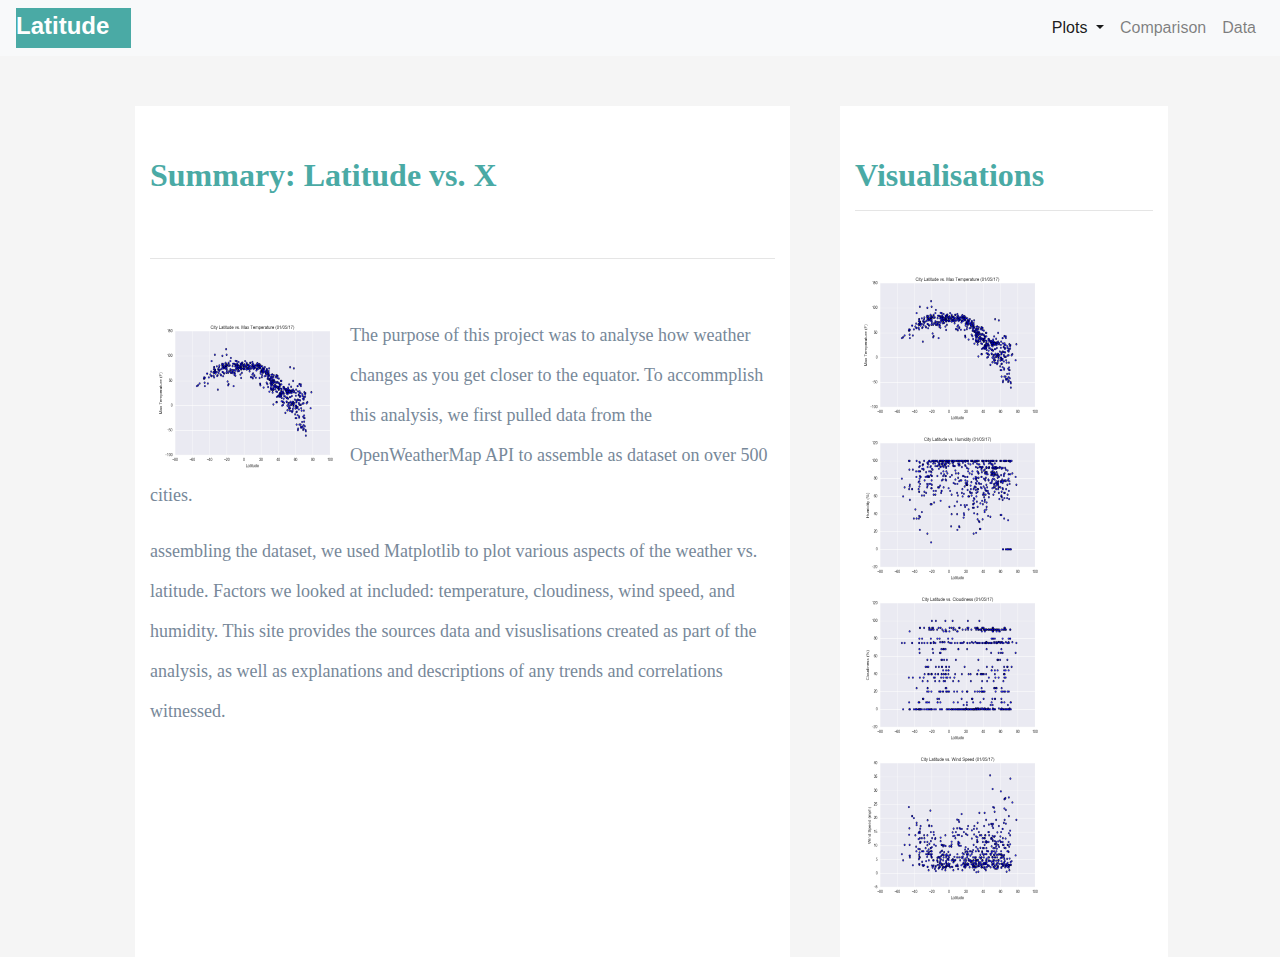
<file: WebVisualizations/index.html>
<!DOCTYPE html>
<html lang="en">
  <head>
      <meta charset="UTF-8">
      <link rel="stylesheet" href="https://stackpath.bootstrapcdn.com/bootstrap/4.3.1/css/bootstrap.min.css" integrity="sha384-ggOyR0iXCbMQv3Xipma34MD+dH/1fQ784/j6cY/iJTQUOhcWr7x9JvoRxT2MZw1T" crossorigin="anonymous">
      <link rel="stylesheet" href="style.css">
      <script src="https://code.jquery.com/jquery-3.5.1.slim.min.js" integrity="sha384-DfXdz2htPH0lsSSs5nCTpuj/zy4C+OGpamoFVy38MVBnE+IbbVYUew+OrCXaRkfj" crossorigin="anonymous"></script>
      <script src="https://cdn.jsdelivr.net/npm/popper.js@1.16.1/dist/umd/popper.min.js" integrity="sha384-9/reFTGAW83EW2RDu2S0VKaIzap3H66lZH81PoYlFhbGU+6BZp6G7niu735Sk7lN" crossorigin="anonymous"></script>
      <script src="https://stackpath.bootstrapcdn.com/bootstrap/4.5.2/js/bootstrap.min.js" integrity="sha384-B4gt1jrGC7Jh4AgTPSdUtOBvfO8shuf57BaghqFfPlYxofvL8/KUEfYiJOMMV+rV" crossorigin="anonymous"></script>
    </head>
    
  <nav class="navbar navbar-expand-lg navbar-light bg-light">
      <div class="container-fluid">
        <a class="row logo" href="index.html">Latitude</a>
        <button class="navbar-toggler" type="button" data-toggle="collapse" data-target="#navbarsExample07" aria-controls="navbarsExample07" aria-expanded="false" aria-label="Toggle navigation">
          <span class="navbar-toggler-icon"></span>
        </button>
      </div>
      <div class="collapse navbar-collapse" id="navbarsExample07">
          <ul class="navbar-nav mr-auto">
            <li class="nav-item dropdown show">
              <a class="nav-link dropdown-toggle" id="dropdown07" data-toggle="dropdown" aria-haspopup="true" aria-expanded="false">
                Plots               
                </a>
              <div class="dropdown-menu"  aria-labelledby="dropdown07">
                <a class="dropdown-item" href="Max Temperature.html">Max Temperature</a>
                <a class="dropdown-item" href="Humidity.html">Humidity</a>
                <a class="dropdown-item" href="Cloudiness.html">Cloudiness</a>
                <a class="dropdown-item" href="Wind Speed.html">Wind Speed</a>
              </div>
            </li>
            <li class="nav-item">
              <a class="nav-link" href="Comparison.html">Comparison</a>
            </li>
            <li class="nav-item">
              <a class="nav-link" href="Data.html">Data</a>
            </li>
            
          </ul>
        </div>
      
    </nav>
    
  <body class="body" >
    <div class="row">
      <div class="col-md-6 float-left ctr">
        <h1>Summary: Latitude vs. X </h1>
        <br>
        <hr>
        <br>
        <img src="Fig1.png" alt="Graph" height="160px" width="200px"id="floated">
        <p>The purpose of this project was to analyse how weather changes as you get closer to the equator. To accommplish this analysis, we first pulled data from the OpenWeatherMap API to assemble as dataset on over 500 cities.</p>
        <p> assembling the dataset, we used Matplotlib to plot various aspects of the weather vs. latitude. Factors we looked at included: temperature, cloudiness, wind speed, and humidity. This site provides the sources data and visuslisations created as part of the analysis, as well as explanations and descriptions of any trends and correlations witnessed.</p>
      </div> 

      <div class="col-md-3 float-left ctr1" >
        <h1>Visualisations </h1>
        <hr>
        <br>
        <div>
          <a href="Max Temperature.html"><img src="Fig1.png" alt="Graph" height="160px" width="200px"id="floated"></a>
        </div>
        <div>
          <a href="Humidity.html"><img src="Fig2.png" alt="Graph2" height="160px" width="200px"id="floated"></a>
        </div>
        <div>
          <a href="Cloudiness.html"><img src="Fig3.png" alt="Graph3" height="160px" width="200px"id="floated"></a>
        </div>
        <div>
          <a href="Wind Speed.html"><img src="Fig4.png" alt="Graph4" height="160px" width="200px"id="floated"></a>
        </div>
        

      </div> 
    </div>
    </body>
</file>
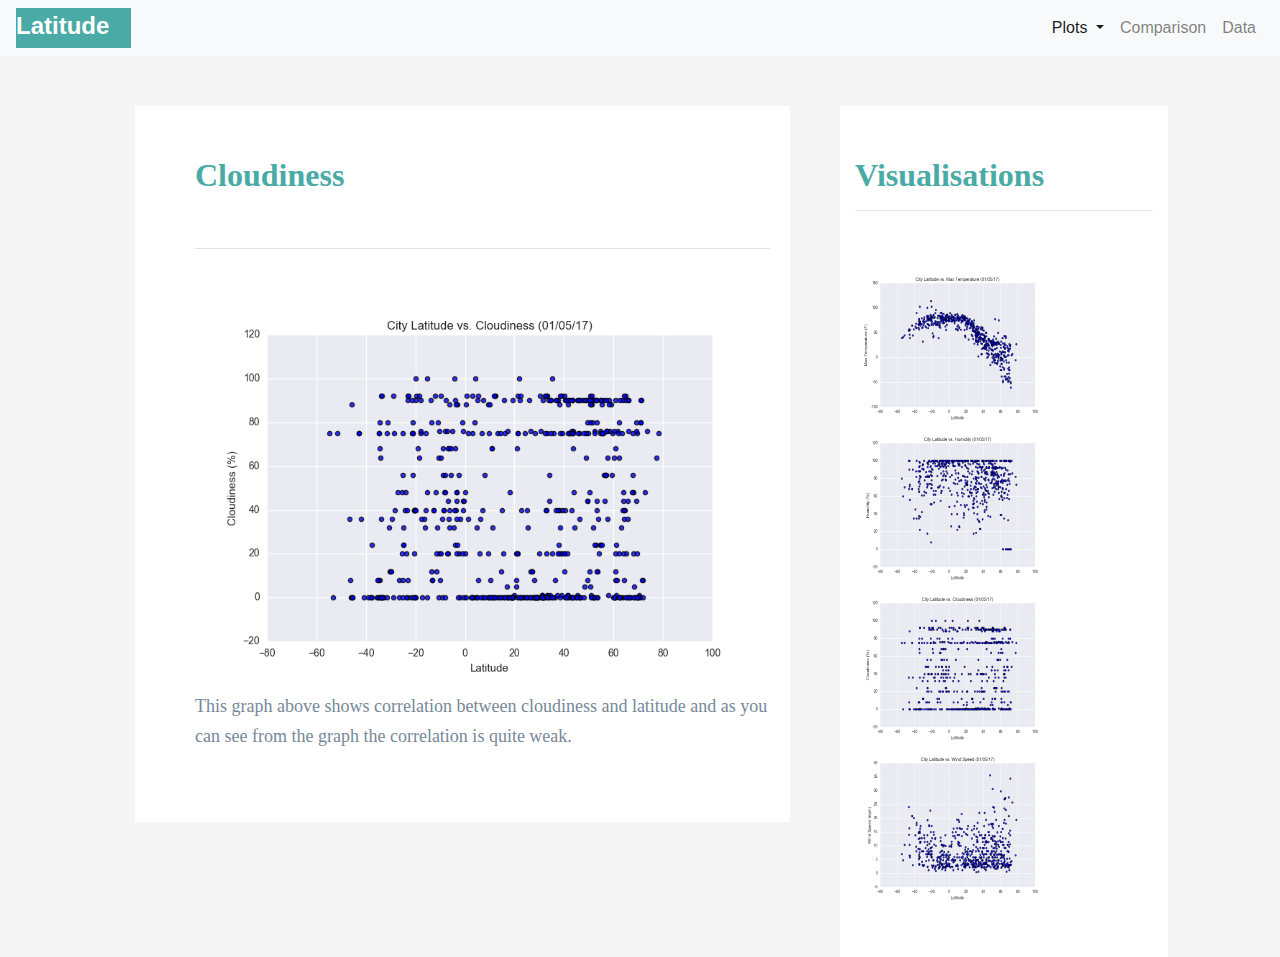
<file: WebVisualizations/Cloudiness.html>
<!DOCTYPE html>
<html lang="en">
  <head>
      <meta charset="UTF-8">
      <link rel="stylesheet" href="https://stackpath.bootstrapcdn.com/bootstrap/4.3.1/css/bootstrap.min.css" integrity="sha384-ggOyR0iXCbMQv3Xipma34MD+dH/1fQ784/j6cY/iJTQUOhcWr7x9JvoRxT2MZw1T" crossorigin="anonymous">
      <link rel="stylesheet" href="style.css">
      <script src="https://code.jquery.com/jquery-3.5.1.slim.min.js" integrity="sha384-DfXdz2htPH0lsSSs5nCTpuj/zy4C+OGpamoFVy38MVBnE+IbbVYUew+OrCXaRkfj" crossorigin="anonymous"></script>
      <script src="https://cdn.jsdelivr.net/npm/popper.js@1.16.1/dist/umd/popper.min.js" integrity="sha384-9/reFTGAW83EW2RDu2S0VKaIzap3H66lZH81PoYlFhbGU+6BZp6G7niu735Sk7lN" crossorigin="anonymous"></script>
      <script src="https://stackpath.bootstrapcdn.com/bootstrap/4.5.2/js/bootstrap.min.js" integrity="sha384-B4gt1jrGC7Jh4AgTPSdUtOBvfO8shuf57BaghqFfPlYxofvL8/KUEfYiJOMMV+rV" crossorigin="anonymous"></script>
    </head>

    <nav class="navbar navbar-expand-lg navbar-light bg-light">
      <div class="container-fluid">
        <a class="row logo" href="index.html">Latitude</a>
        <button class="navbar-toggler" type="button" data-toggle="collapse" data-target="#navbarsExample07" aria-controls="navbarsExample07" aria-expanded="false" aria-label="Toggle navigation">
          <span class="navbar-toggler-icon"></span>
        </button>
      </div>
      <div class="collapse navbar-collapse" id="navbarsExample07">
          <ul class="navbar-nav mr-auto">
            <li class="nav-item dropdown show">
              <a class="nav-link dropdown-toggle" id="dropdown07" data-toggle="dropdown" aria-haspopup="true" aria-expanded="false">
                Plots               
                </a>
              <div class="dropdown-menu"  aria-labelledby="dropdown07">
                <a class="dropdown-item" href="Max Temperature.html">Max Temperature</a>
                <a class="dropdown-item" href="Humidity.html">Humidity</a>
                <a class="dropdown-item" href="Cloudiness.html">Cloudiness</a>
                <a class="dropdown-item" href="Wind Speed.html">Wind Speed</a>
              </div>
            </li>
            <li class="nav-item">
              <a class="nav-link" href="Comparison.html">Comparison</a>
            </li>
            <li class="nav-item">
              <a class="nav-link " href="Data.html">Data</a>
            </li>
            
          </ul>
        </div>
      
    </nav>
    
    <body class="body" >
      <div class="row d-block">
        <div class="col-md-6 float-left ctr0">
          <h1>Cloudiness</h1>
          <br>
          <hr>
          <br>
          <img src="Fig3.png" alt="Graph" class="center">
          <p> This graph above shows correlation between cloudiness and latitude and as you can see from the graph the correlation is quite weak.</p>
          </div>
        
  
        <div class="col-md-3 float-left ctr1">
            <h1>Visualisations </h1>
          <hr>
          <br>
          <div>
            <a href="Max Temperature.html"><img src="Fig1.png" alt="Graph" height="160px" width="200px"id="floated"></a>
          </div>
          <div>
            <a href="Humidity.html"><img src="Fig2.png" alt="Graph2" height="160px" width="200px"id="floated"></a>
          </div>
          <div >
            <a href="Cloudiness.html"><img src="Fig3.png" alt="Graph3" height="160px" width="200px"id="floated"></a>
          </div>
          <div >
            <a href="Wind Speed.html"><img src="Fig4.png" alt="Graph4" height="160px" width="200px"id="floated"></a>
          </div>
                  
          
        </div>
      </div>
  </body>
</file>
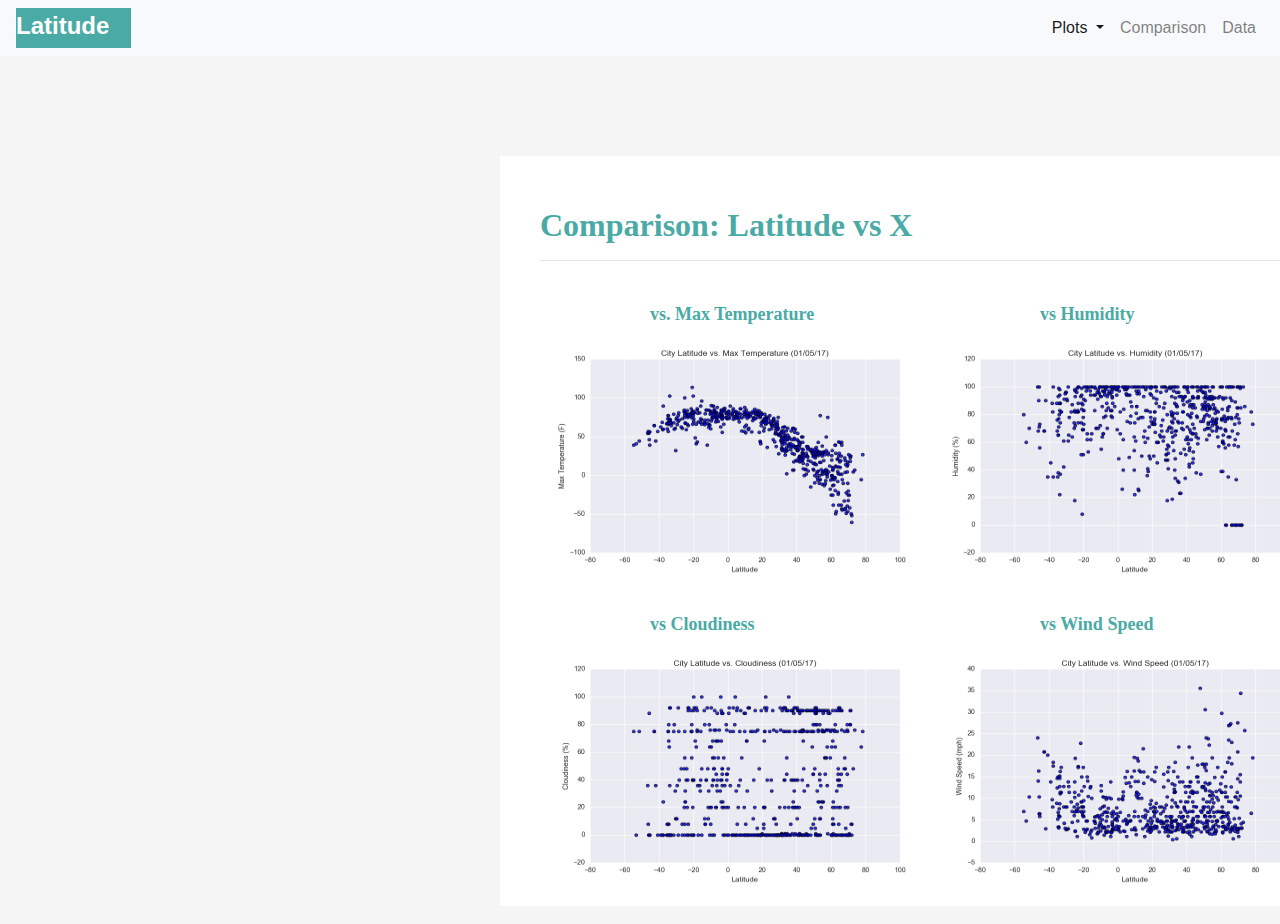
<file: WebVisualizations/Comparison.html>
<!DOCTYPE html>
<html lang="en">
  <head>
      <meta charset="UTF-8">
      <link rel="stylesheet" href="https://stackpath.bootstrapcdn.com/bootstrap/4.3.1/css/bootstrap.min.css" integrity="sha384-ggOyR0iXCbMQv3Xipma34MD+dH/1fQ784/j6cY/iJTQUOhcWr7x9JvoRxT2MZw1T" crossorigin="anonymous">
      <link rel="stylesheet" href="style.css">
      <script src="https://code.jquery.com/jquery-3.5.1.slim.min.js" integrity="sha384-DfXdz2htPH0lsSSs5nCTpuj/zy4C+OGpamoFVy38MVBnE+IbbVYUew+OrCXaRkfj" crossorigin="anonymous"></script>
      <script src="https://cdn.jsdelivr.net/npm/popper.js@1.16.1/dist/umd/popper.min.js" integrity="sha384-9/reFTGAW83EW2RDu2S0VKaIzap3H66lZH81PoYlFhbGU+6BZp6G7niu735Sk7lN" crossorigin="anonymous"></script>
      <script src="https://stackpath.bootstrapcdn.com/bootstrap/4.5.2/js/bootstrap.min.js" integrity="sha384-B4gt1jrGC7Jh4AgTPSdUtOBvfO8shuf57BaghqFfPlYxofvL8/KUEfYiJOMMV+rV" crossorigin="anonymous"></script>
    </head>
    
  <nav class="navbar navbar-expand-lg navbar-light bg-light">
      <div class="container-fluid">
        <a class="row logo" href="index.html">Latitude</a>
        <button class="navbar-toggler" type="button" data-toggle="collapse" data-target="#navbarsExample07" aria-controls="navbarsExample07" aria-expanded="false" aria-label="Toggle navigation">
          <span class="navbar-toggler-icon"></span>
        </button>
      </div>
      <div class="collapse navbar-collapse" id="navbarsExample07">
          <ul class="navbar-nav mr-auto">
            <li class="nav-item dropdown show">
              <a class="nav-link dropdown-toggle" id="dropdown07" data-toggle="dropdown" aria-haspopup="true" aria-expanded="false">
                Plots               
                </a>
              <div class="dropdown-menu"  aria-labelledby="dropdown07">
                <a class="dropdown-item" href="Max Temperature.html">Max Temperature</a>
                <a class="dropdown-item" href="Humidity.html">Humidity</a>
                <a class="dropdown-item" href="Cloudiness.html">Cloudiness</a>
                <a class="dropdown-item" href="Wind Speed.html">Wind Speed</a>
              </div>
            </li>
            <li class="nav-item">
              <a class="nav-link" href="Comparison.html">Comparison</a>
            </li>
            <li class="nav-item">
              <a class="nav-link" href="Data.html">Data</a>
            </li>
            
          </ul>
        </div>
      
    </nav>

    <body class="body" >
          <div class="ctr2">
                          
            <h1>Comparison: Latitude vs X </h1> 
            <hr>
            <br>
            <div class="row">
                <div class="col-md-6" style= "padding-bottom: 30px;">
                    <h5>vs. Max Temperature</h5>
                    <a href="Max Temperature.html"><img src="Fig1.png" alt="Graph" height="250px" width="400px"id="floated"></a>
                 </div>
                <div class="col-md-6" style= "padding-bottom: 30px;">
                    <h5>vs Humidity</h5>
                    <a href="Humidity.html"><img src="Fig2.png" alt="Graph2" height="250px" width="400px"id="floated"></a>
                </div>
            </div>

            <div class="row">
                <div class="col-md-6" style= "padding-bottom: 30px;">
                    <h5>vs Cloudiness</h5>
                    <a href="Cloudiness.html"><img src="Fig3.png" alt="Graph3" height="250px" width="400px"id="floated"></a>
                </div>
                <div class="col-md-6" style= "padding-bottom: 30px;">
                    <h5>vs Wind Speed</h5>
                    <a href="Wind Speed.html"><img src="Fig4.png" alt="Graph4" height="250px" width="400px"id="floated"></a>
                </div>
              
            </div>
            
    
          </div> 
        </div>
        </body>
</file>
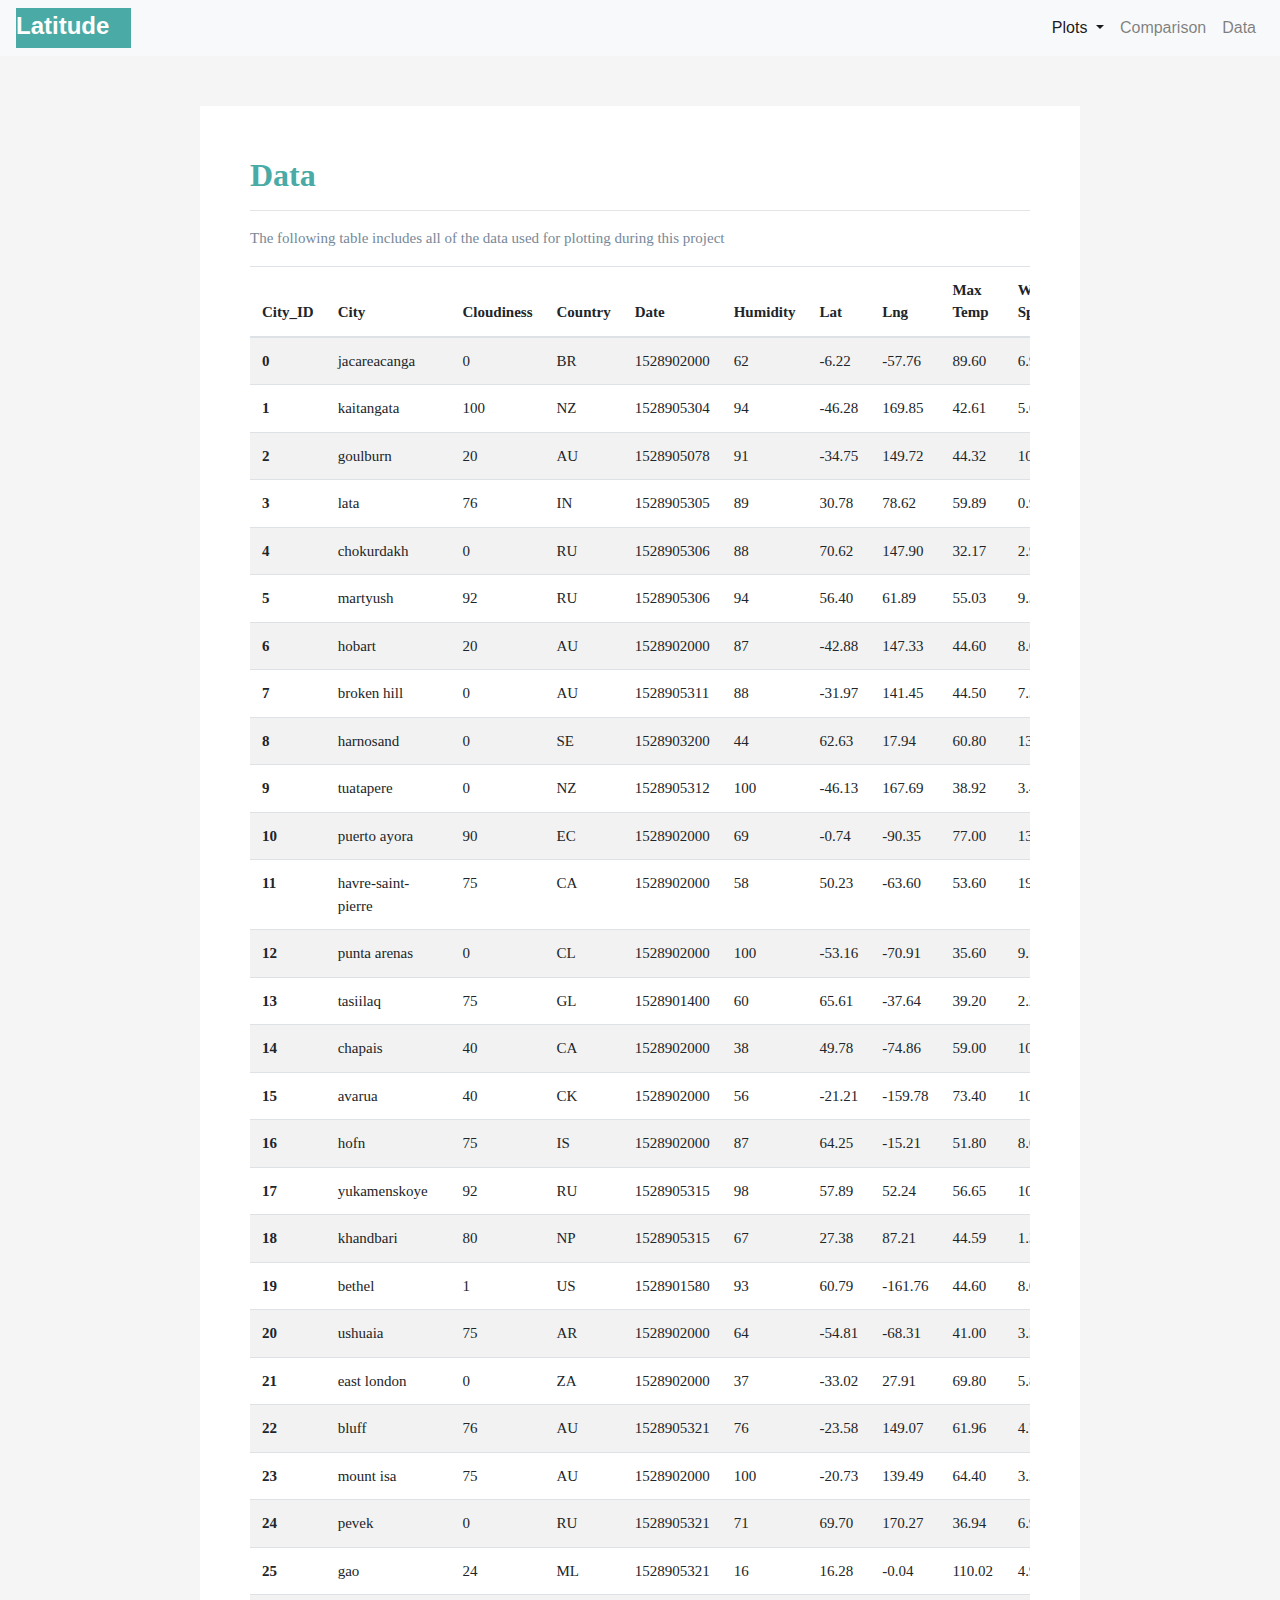
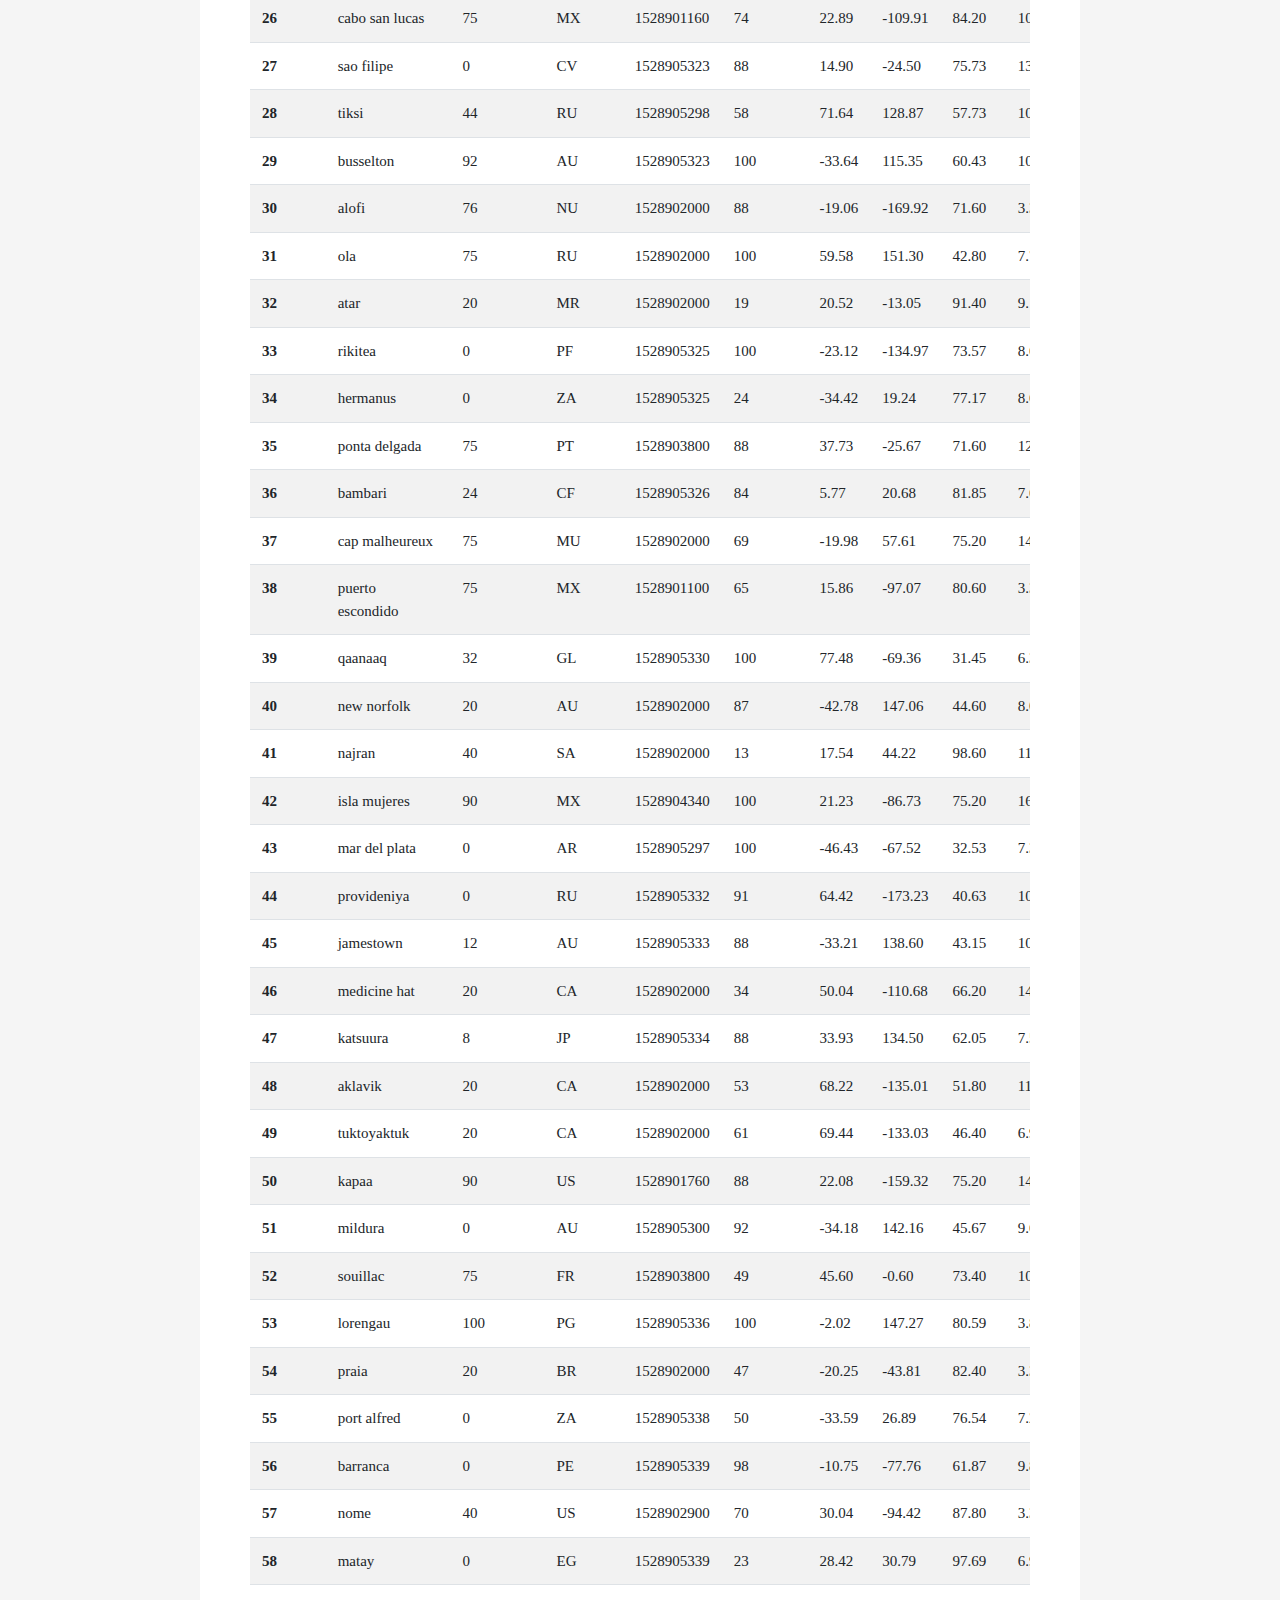
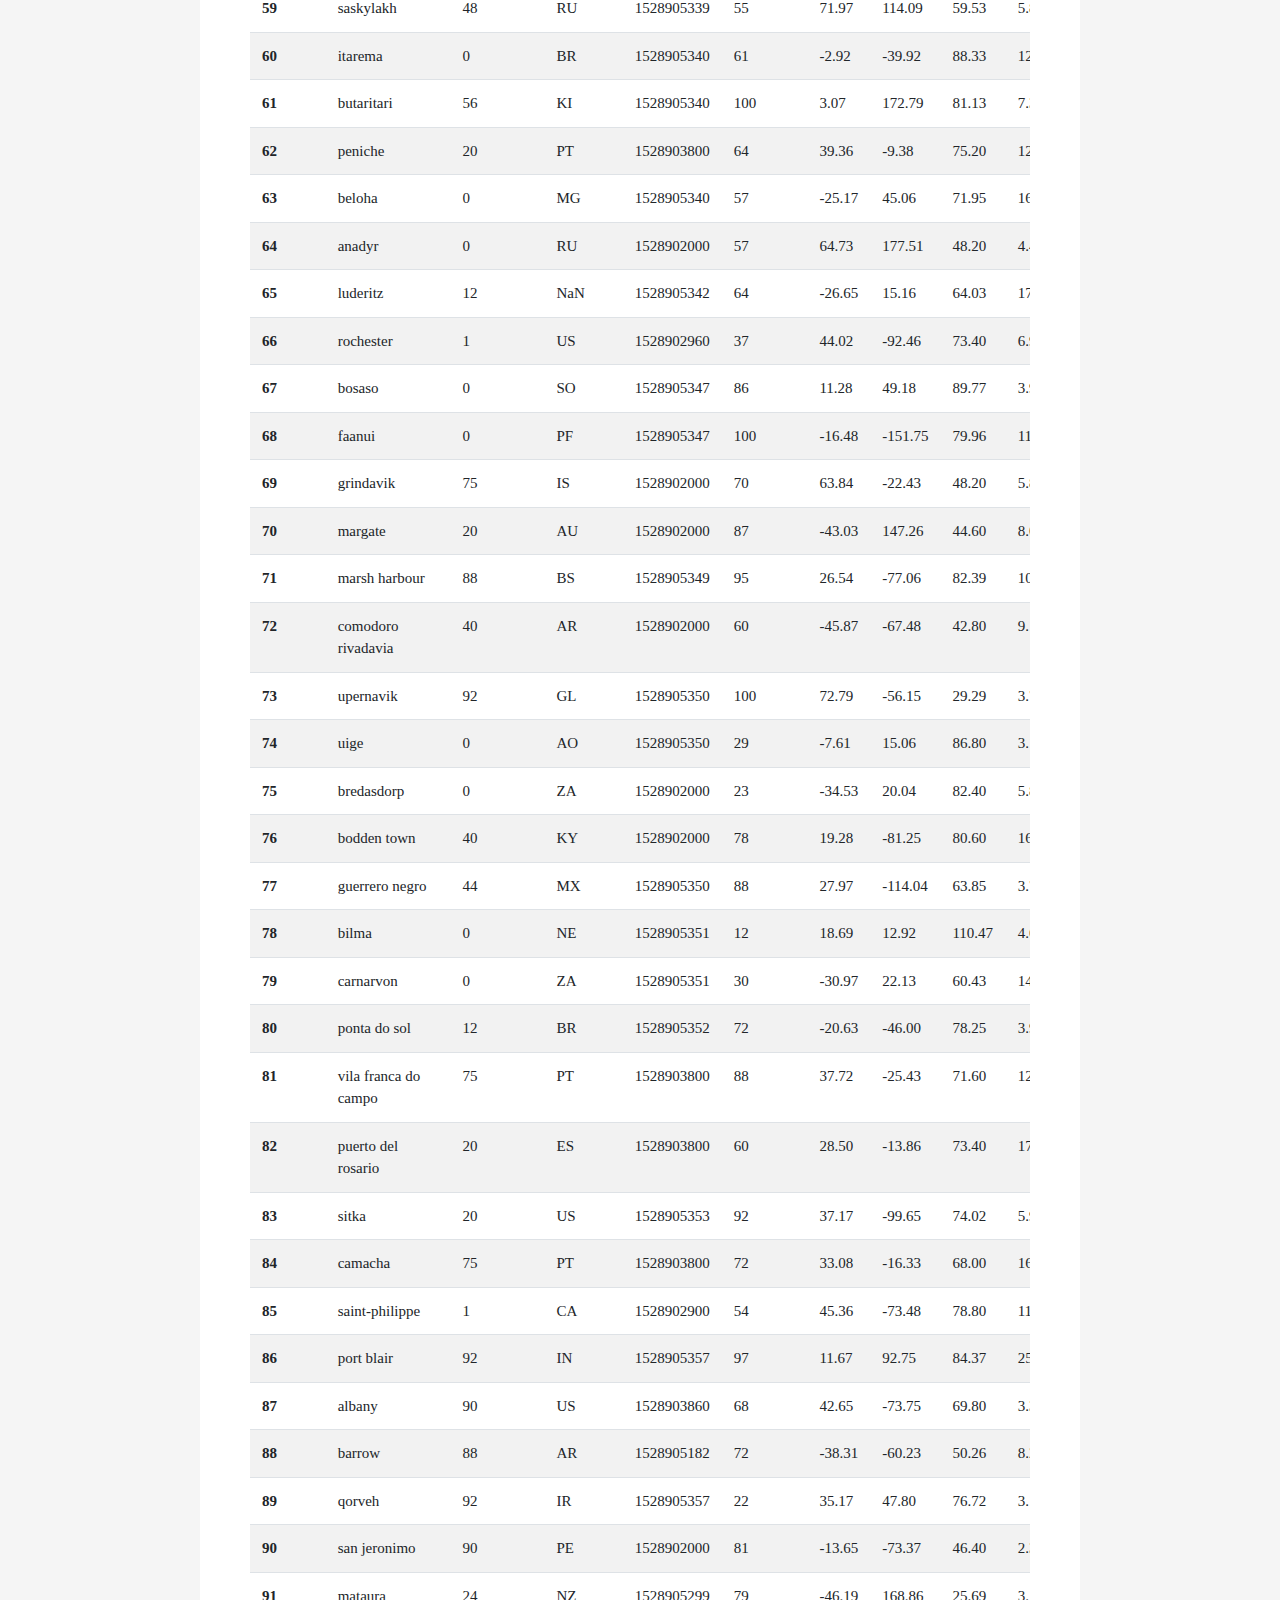
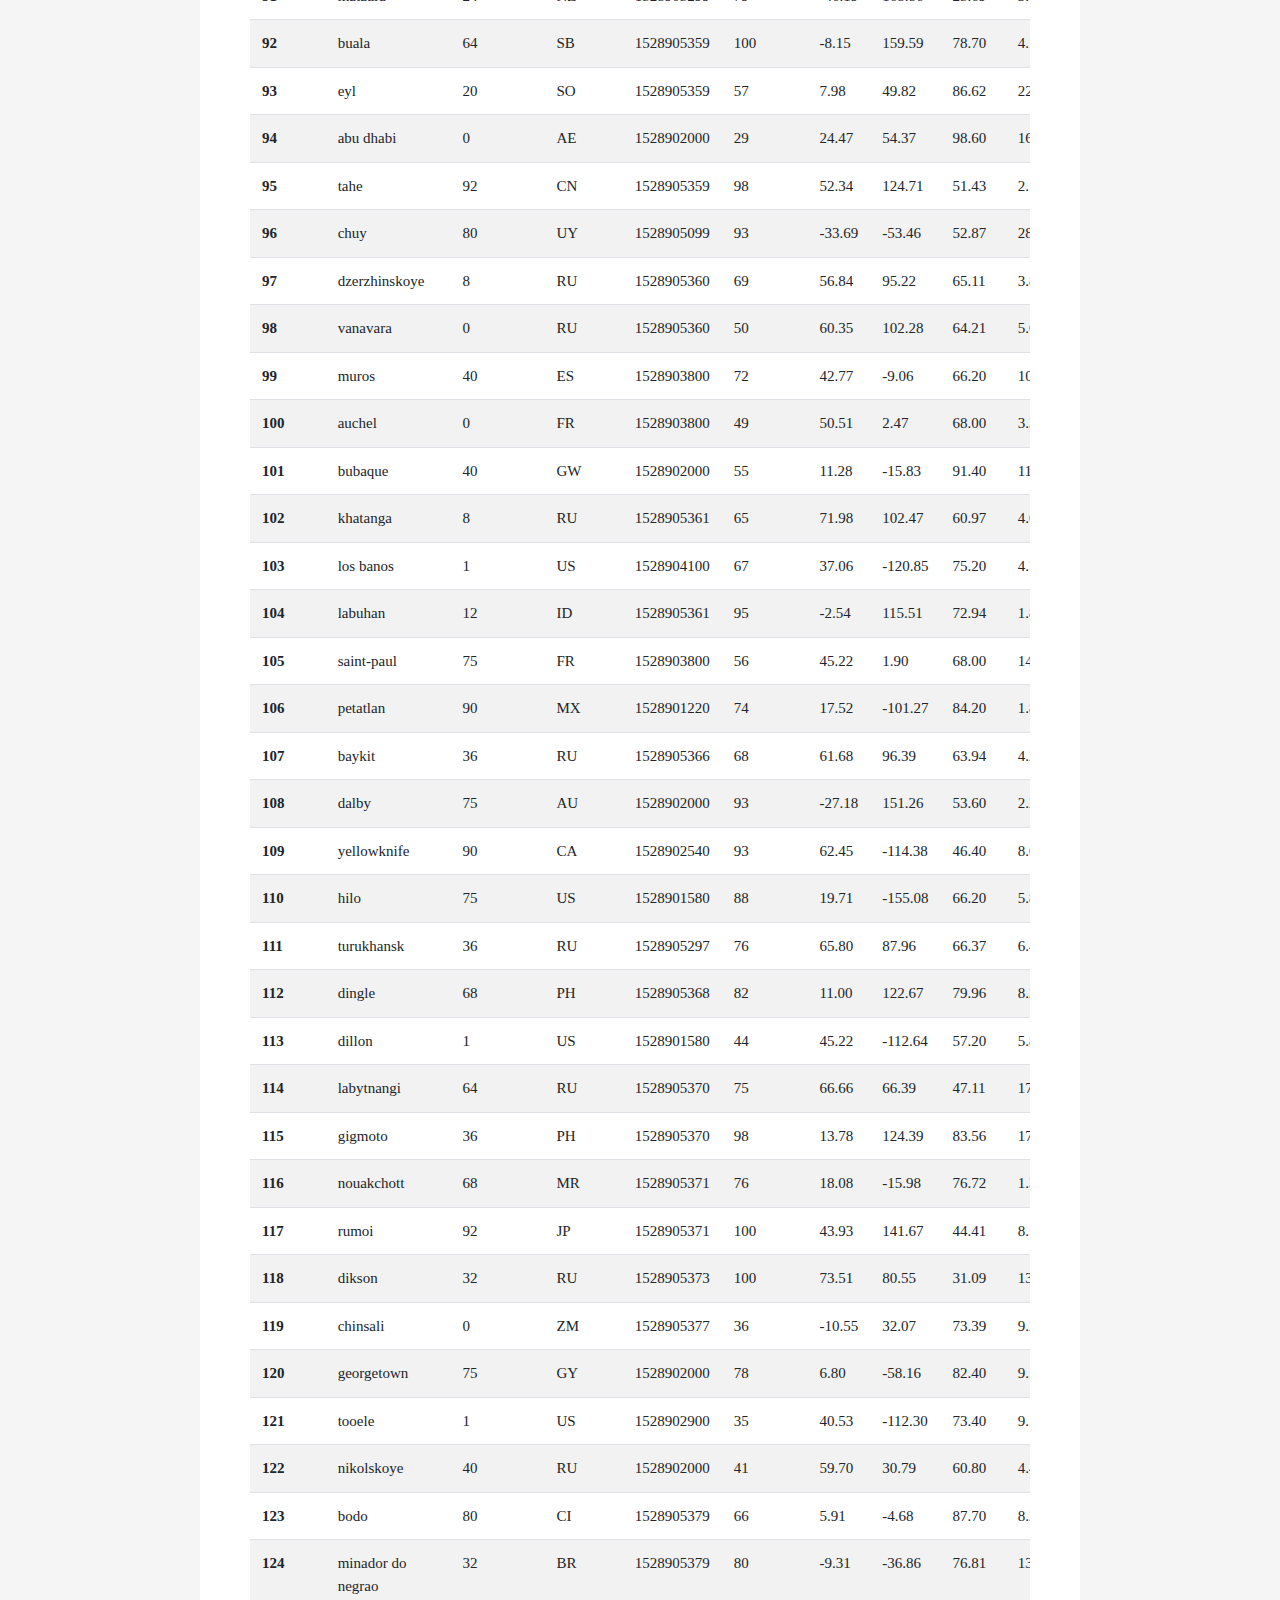
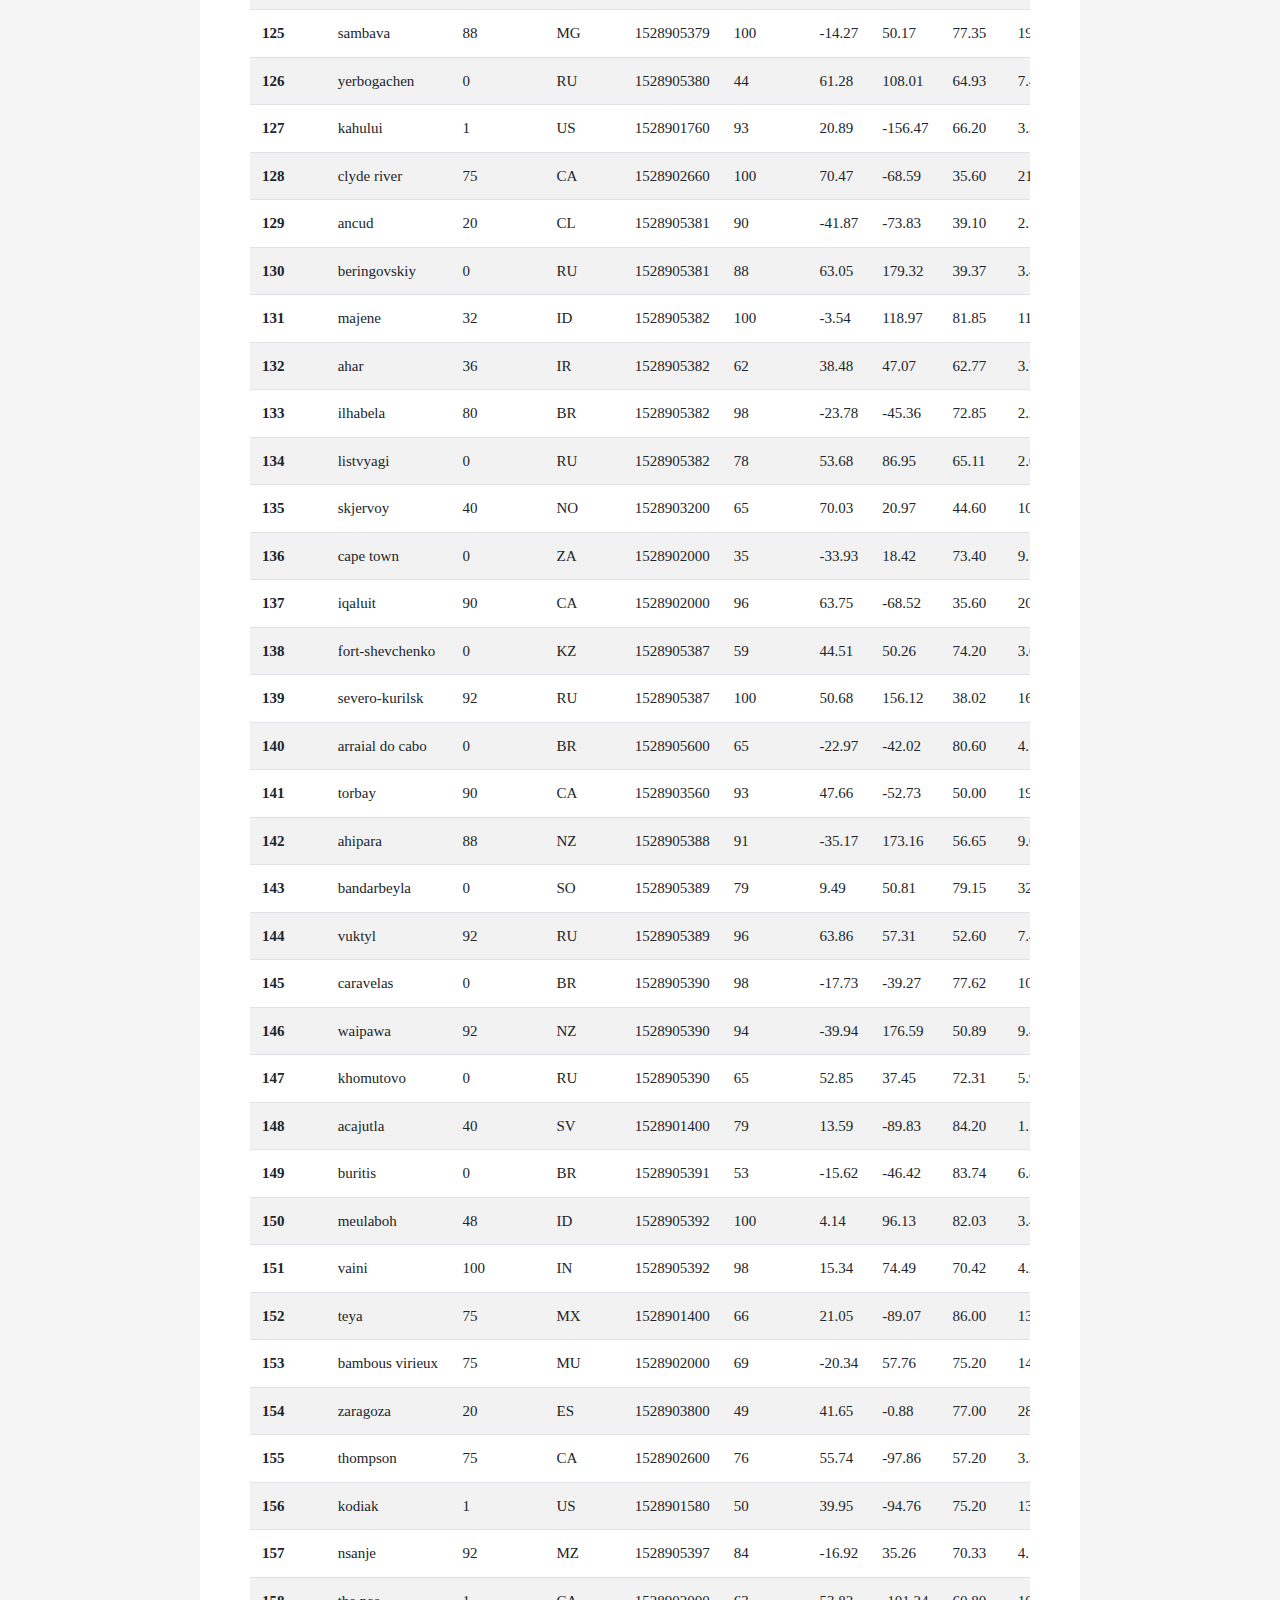
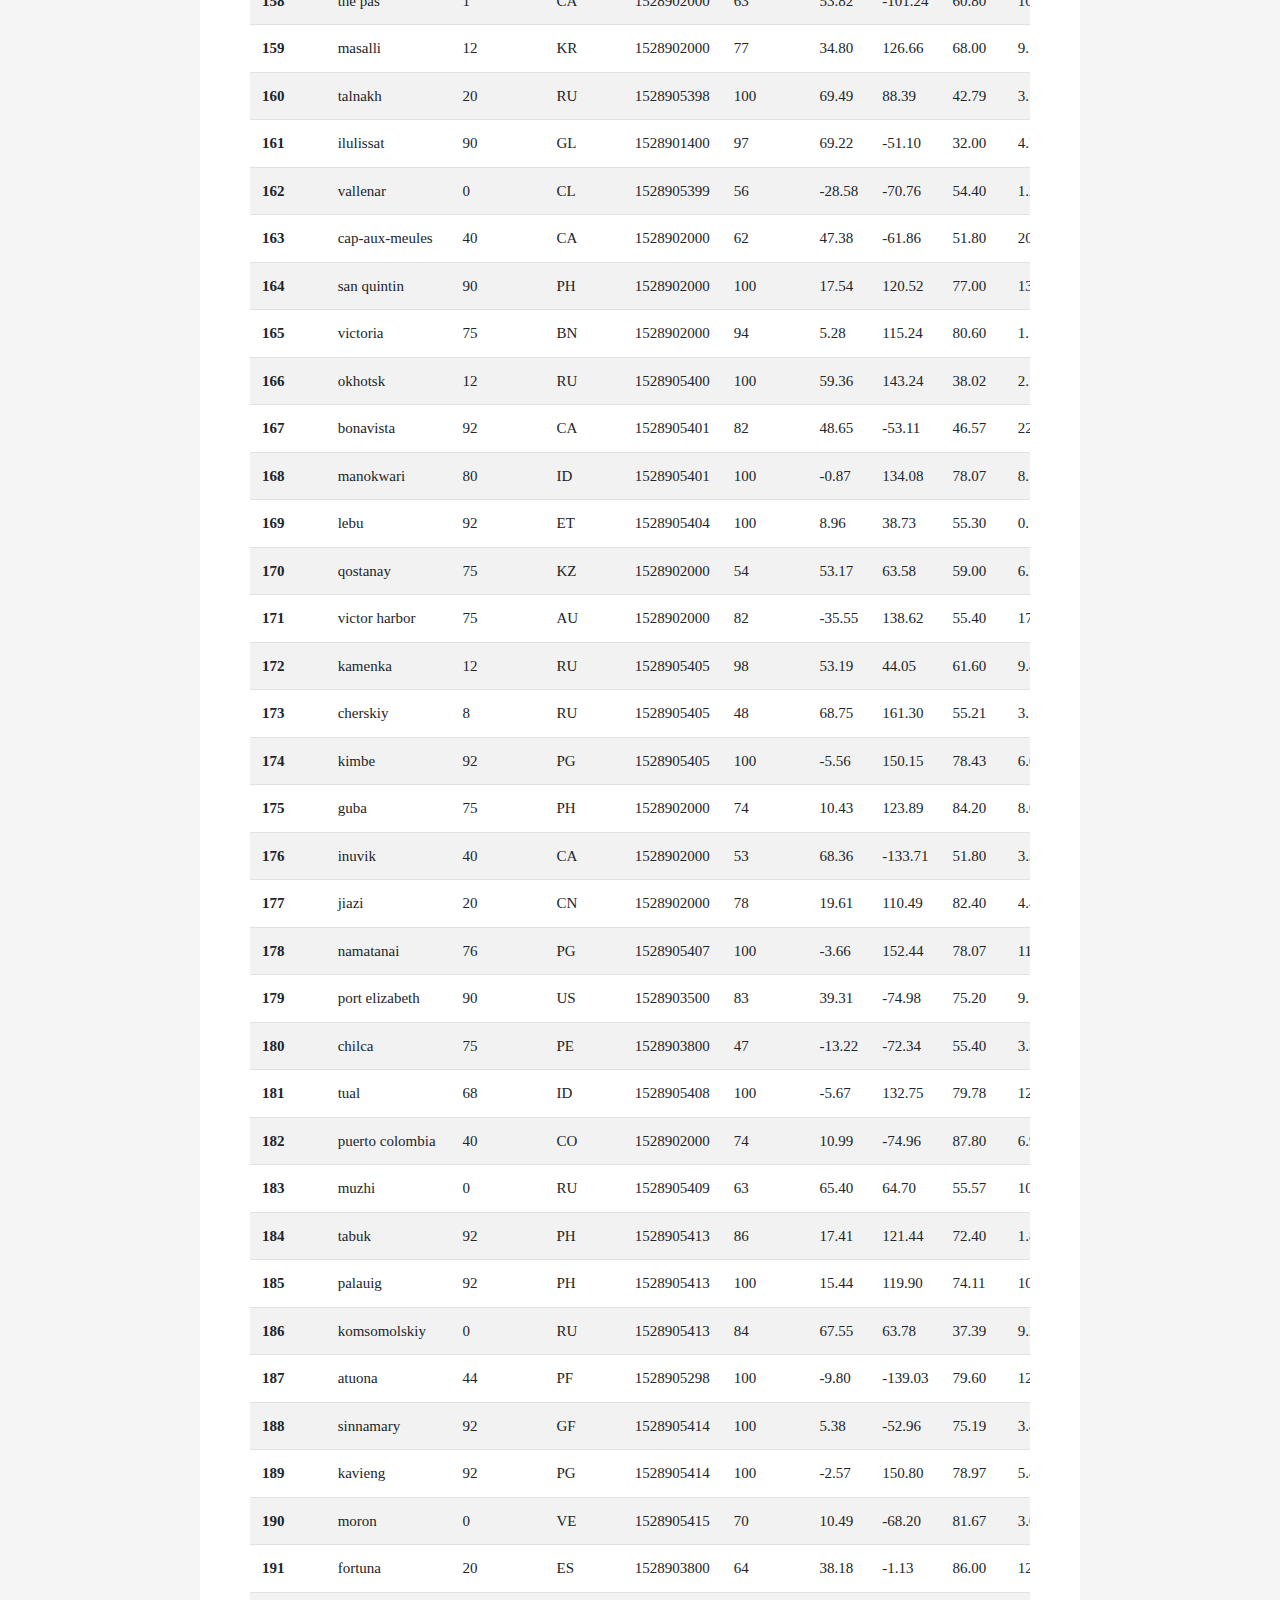
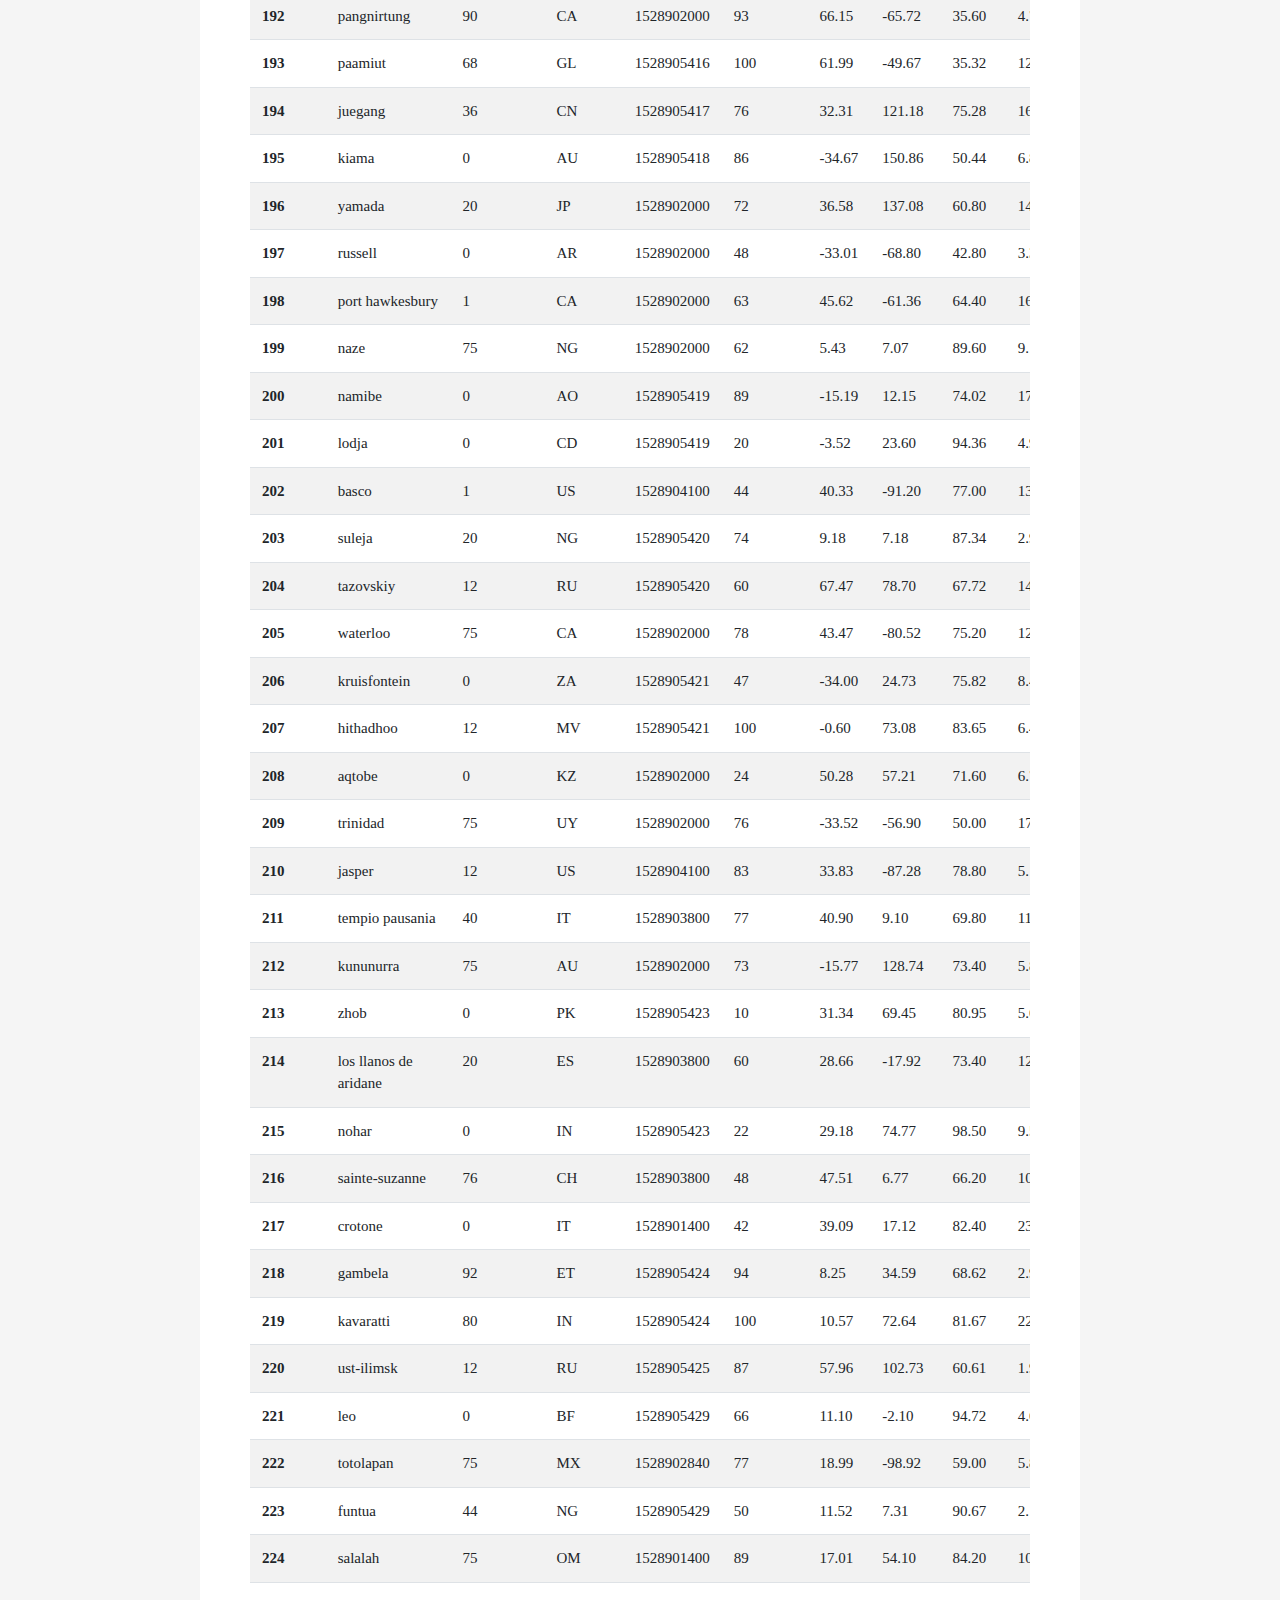
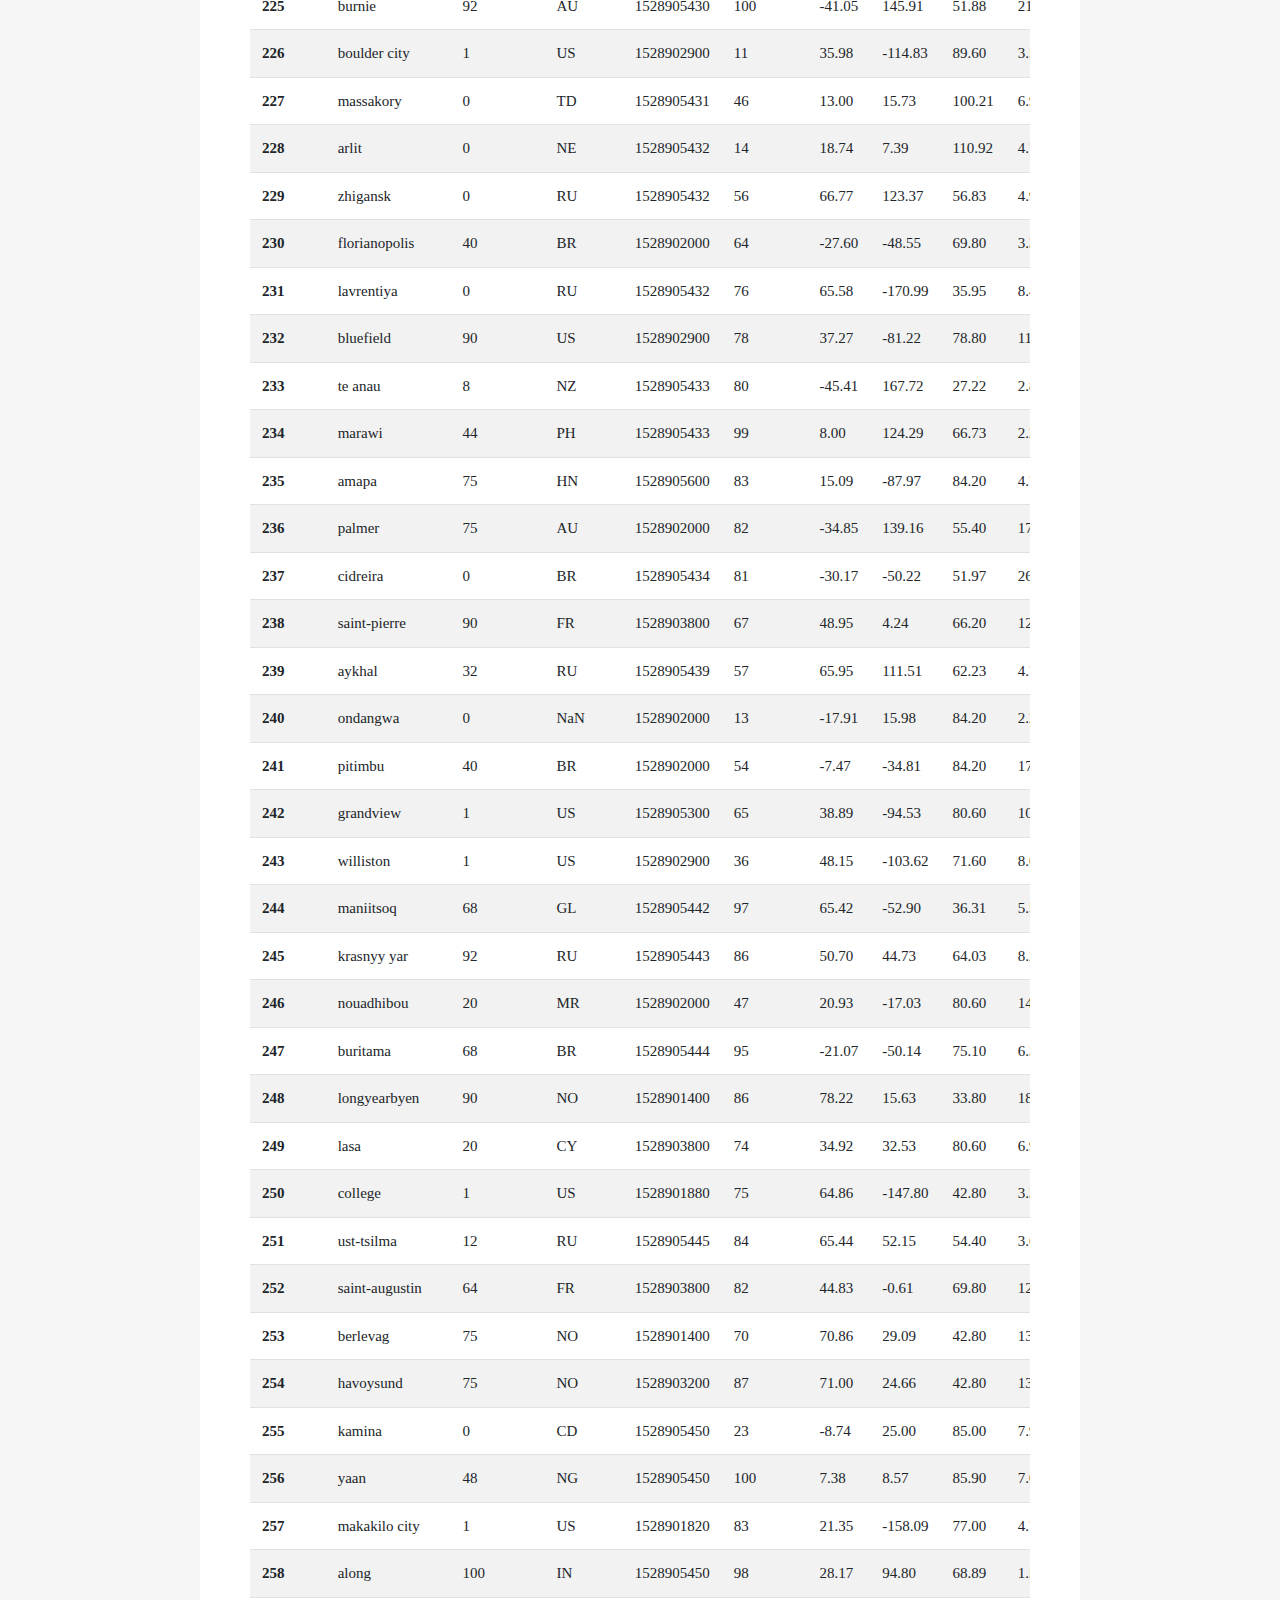
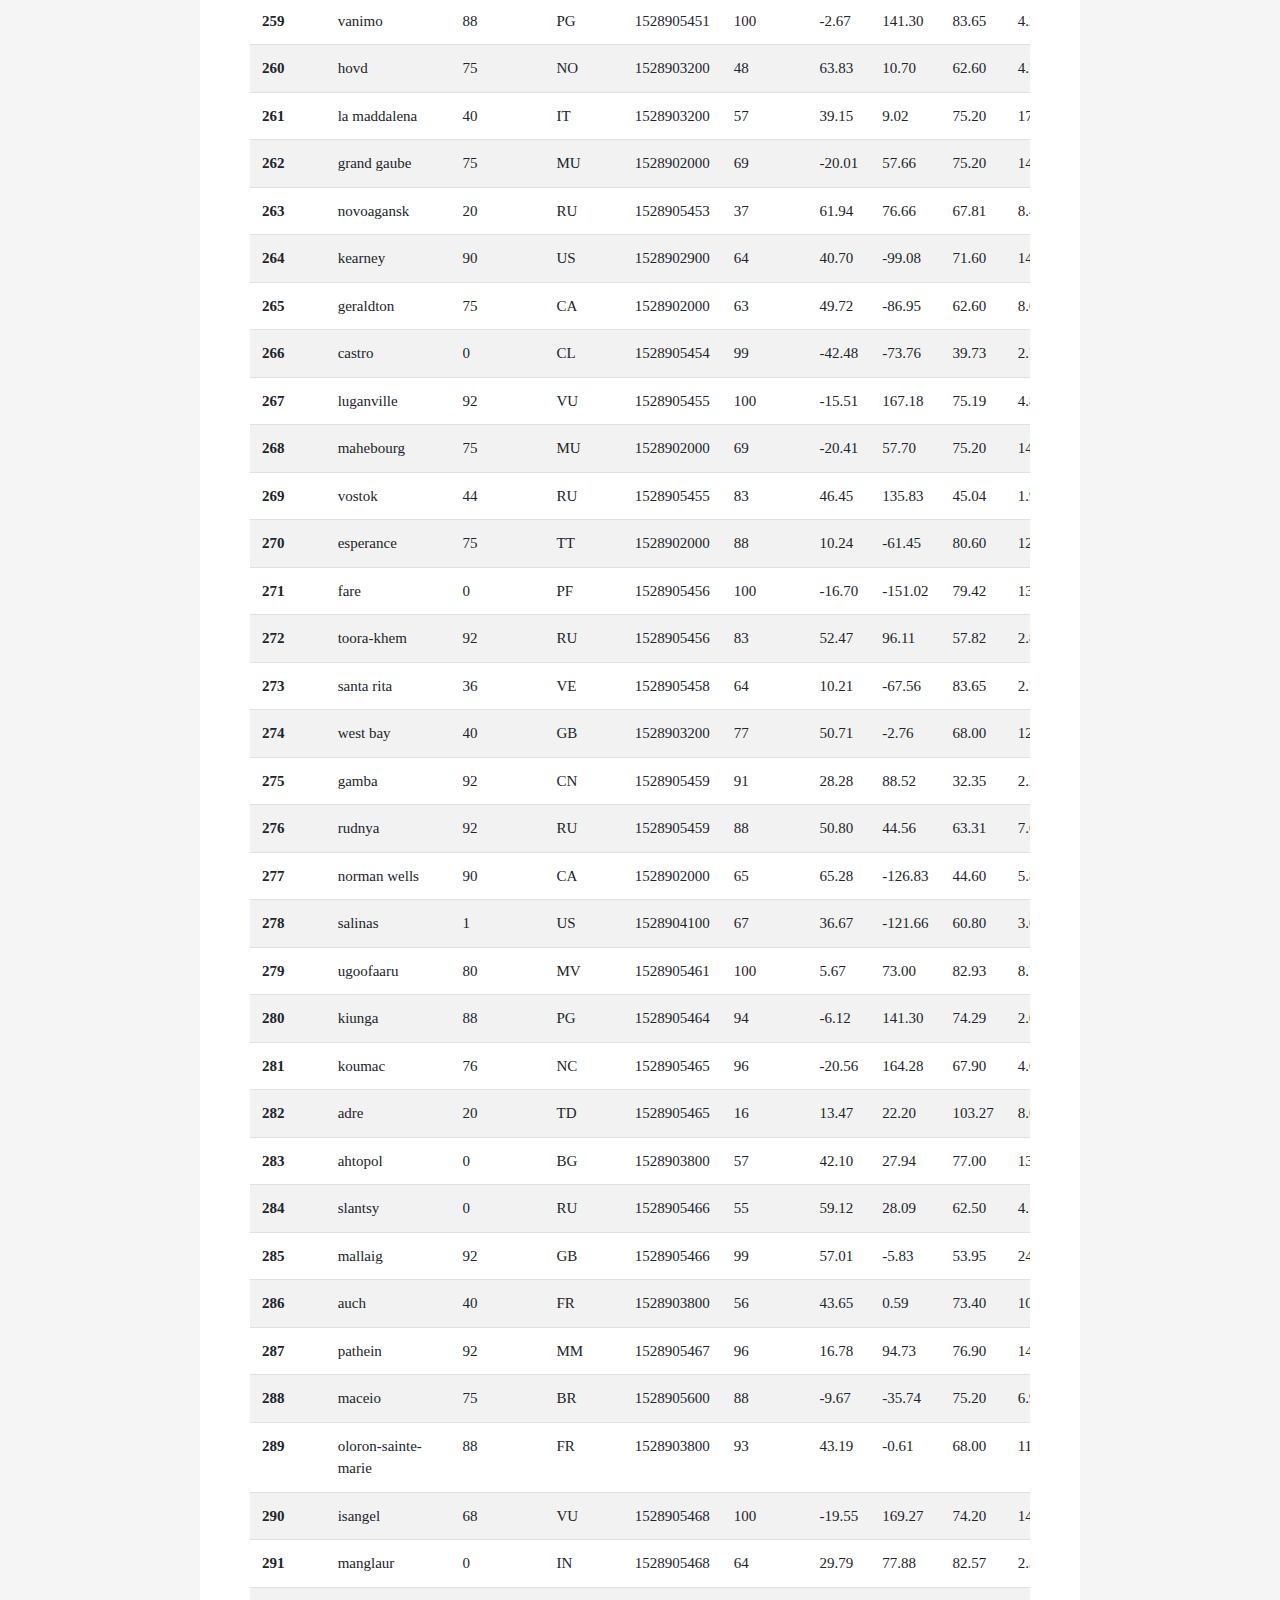
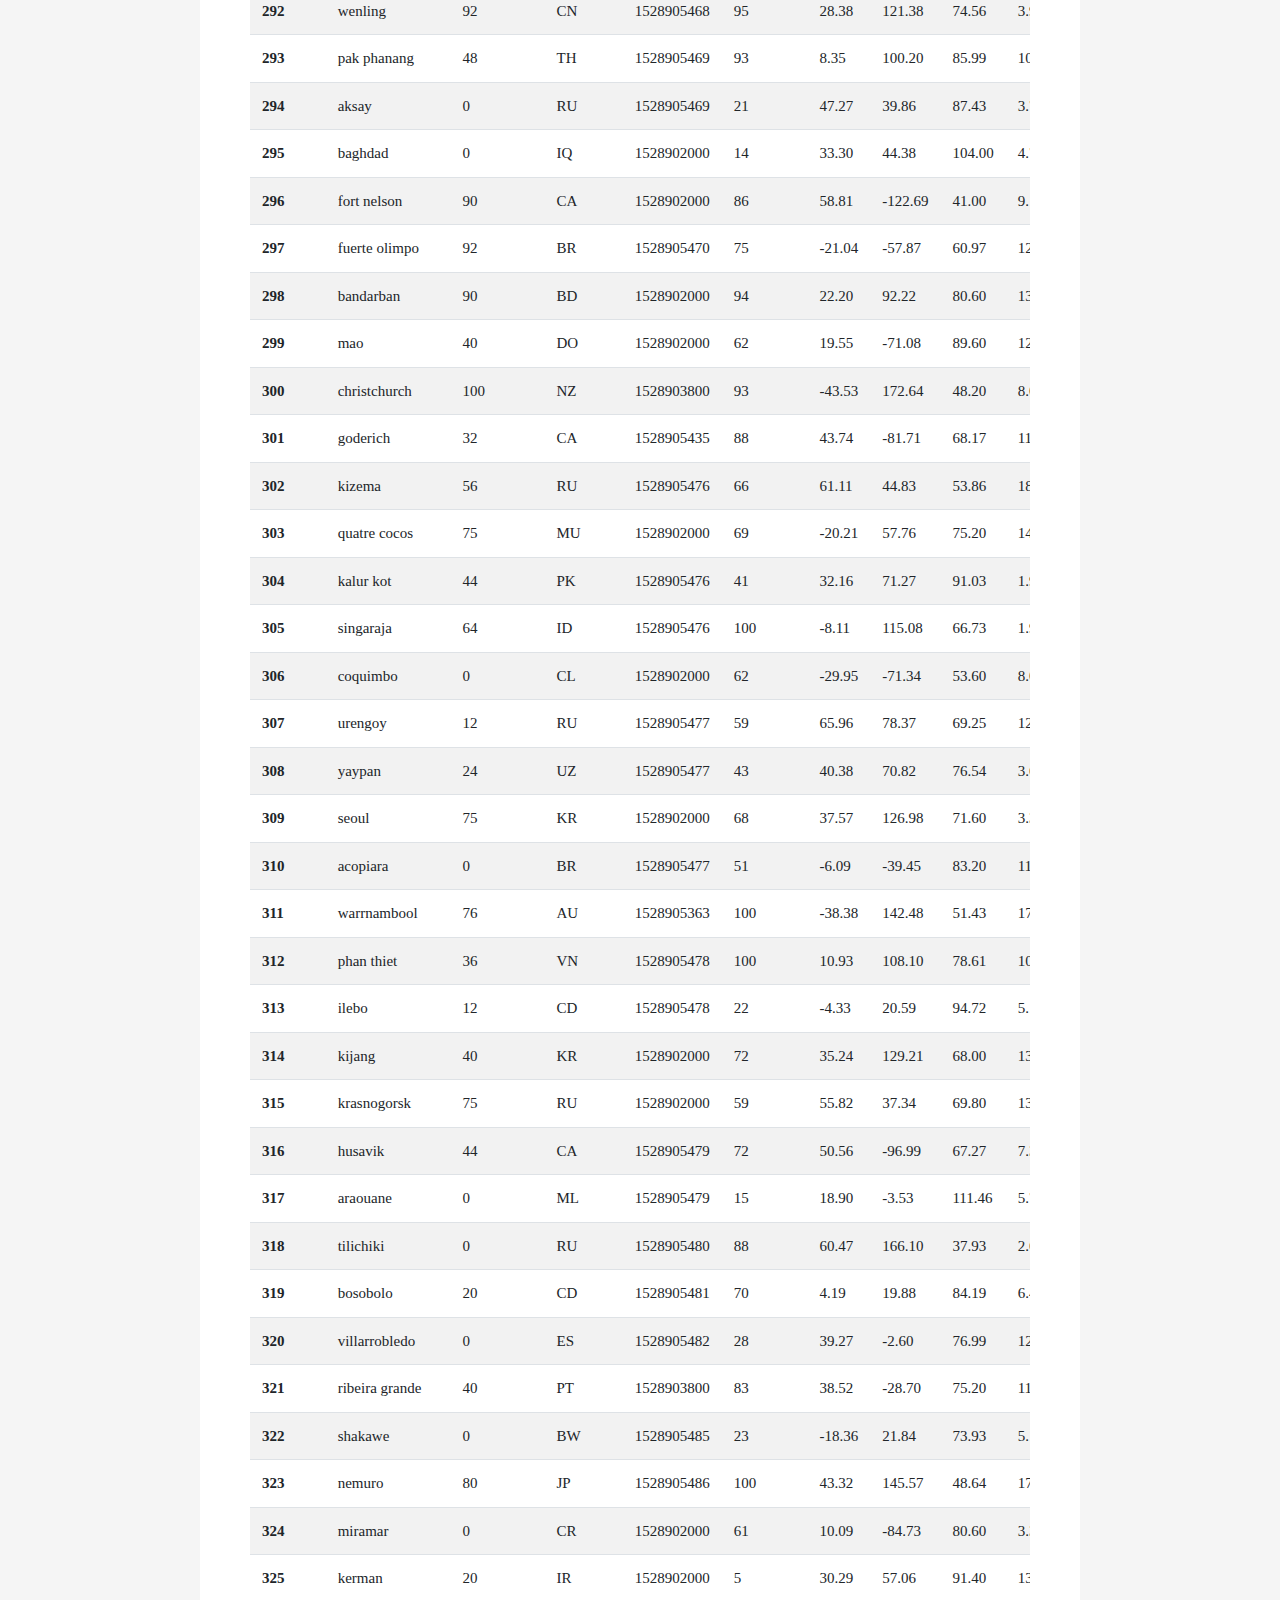
<file: WebVisualizations/Data.html>
<!DOCTYPE html>
<html lang="en">
  <head>
      <meta charset="UTF-8">
      <link rel="stylesheet" href="https://stackpath.bootstrapcdn.com/bootstrap/4.3.1/css/bootstrap.min.css" integrity="sha384-ggOyR0iXCbMQv3Xipma34MD+dH/1fQ784/j6cY/iJTQUOhcWr7x9JvoRxT2MZw1T" crossorigin="anonymous">
      <link rel="stylesheet" href="style.css">
      <script src="https://code.jquery.com/jquery-3.5.1.slim.min.js" integrity="sha384-DfXdz2htPH0lsSSs5nCTpuj/zy4C+OGpamoFVy38MVBnE+IbbVYUew+OrCXaRkfj" crossorigin="anonymous"></script>
      <script src="https://cdn.jsdelivr.net/npm/popper.js@1.16.1/dist/umd/popper.min.js" integrity="sha384-9/reFTGAW83EW2RDu2S0VKaIzap3H66lZH81PoYlFhbGU+6BZp6G7niu735Sk7lN" crossorigin="anonymous"></script>
      <script src="https://stackpath.bootstrapcdn.com/bootstrap/4.5.2/js/bootstrap.min.js" integrity="sha384-B4gt1jrGC7Jh4AgTPSdUtOBvfO8shuf57BaghqFfPlYxofvL8/KUEfYiJOMMV+rV" crossorigin="anonymous"></script>
    </head>
    <nav class="navbar navbar-expand-lg navbar-light bg-light">
      <div class="container-fluid">
        <a class="row logo" href="index.html">Latitude</a>
        <button class="navbar-toggler" type="button" data-toggle="collapse" data-target="#navbarsExample07" aria-controls="navbarsExample07" aria-expanded="false" aria-label="Toggle navigation">
          <span class="navbar-toggler-icon"></span>
        </button>
      </div>
      <div class="collapse navbar-collapse" id="navbarsExample07">
          <ul class="navbar-nav mr-auto">
            <li class="nav-item dropdown show">
              <a class="nav-link dropdown-toggle" id="dropdown07" data-toggle="dropdown" aria-haspopup="true" aria-expanded="false">
                Plots               
                </a>
              <div class="dropdown-menu"  aria-labelledby="dropdown07">
                <a class="dropdown-item" href="Max Temperature.html">Max Temperature</a>
                <a class="dropdown-item" href="Humidity.html">Humidity</a>
                <a class="dropdown-item" href="Cloudiness.html">Cloudiness</a>
                <a class="dropdown-item" href="Wind Speed.html">Wind Speed</a>
              </div>
            </li>
            <li class="nav-item">
              <a class="nav-link" href="Comparison.html">Comparison</a>
            </li>
            <li class="nav-item">
              <a class="nav-link" href="Data.html">Data</a>
            </li>
            
          </ul>
        </div>
      
    </nav>

<body class="body">
  

<div class="ctr3">
<h1>Data</h1>
<hr>
<p>The following table includes all of the data used for plotting during this project</p>
<div class="table-responsive">
<table class="table table-striped">
  <thead>
    <tr style="text-align: left;">
      <th>City_ID</th>
      <th>City</th>
      <th>Cloudiness</th>
      <th>Country</th>
      <th>Date</th>
      <th>Humidity</th>
      <th>Lat</th>
      <th>Lng</th>
      <th>Max Temp</th>
      <th>Wind Speed</th>
    </tr>
    
  </thead>
  <tbody>
    <tr>
      <th>0</th>
      <td>jacareacanga</td>
      <td>0</td>
      <td>BR</td>
      <td>1528902000</td>
      <td>62</td>
      <td>-6.22</td>
      <td>-57.76</td>
      <td>89.60</td>
      <td>6.93</td>
    </tr>
    <tr>
      <th>1</th>
      <td>kaitangata</td>
      <td>100</td>
      <td>NZ</td>
      <td>1528905304</td>
      <td>94</td>
      <td>-46.28</td>
      <td>169.85</td>
      <td>42.61</td>
      <td>5.64</td>
    </tr>
    <tr>
      <th>2</th>
      <td>goulburn</td>
      <td>20</td>
      <td>AU</td>
      <td>1528905078</td>
      <td>91</td>
      <td>-34.75</td>
      <td>149.72</td>
      <td>44.32</td>
      <td>10.11</td>
    </tr>
    <tr>
      <th>3</th>
      <td>lata</td>
      <td>76</td>
      <td>IN</td>
      <td>1528905305</td>
      <td>89</td>
      <td>30.78</td>
      <td>78.62</td>
      <td>59.89</td>
      <td>0.94</td>
    </tr>
    <tr>
      <th>4</th>
      <td>chokurdakh</td>
      <td>0</td>
      <td>RU</td>
      <td>1528905306</td>
      <td>88</td>
      <td>70.62</td>
      <td>147.90</td>
      <td>32.17</td>
      <td>2.95</td>
    </tr>
    <tr>
      <th>5</th>
      <td>martyush</td>
      <td>92</td>
      <td>RU</td>
      <td>1528905306</td>
      <td>94</td>
      <td>56.40</td>
      <td>61.89</td>
      <td>55.03</td>
      <td>9.33</td>
    </tr>
    <tr>
      <th>6</th>
      <td>hobart</td>
      <td>20</td>
      <td>AU</td>
      <td>1528902000</td>
      <td>87</td>
      <td>-42.88</td>
      <td>147.33</td>
      <td>44.60</td>
      <td>8.05</td>
    </tr>
    <tr>
      <th>7</th>
      <td>broken hill</td>
      <td>0</td>
      <td>AU</td>
      <td>1528905311</td>
      <td>88</td>
      <td>-31.97</td>
      <td>141.45</td>
      <td>44.50</td>
      <td>7.31</td>
    </tr>
    <tr>
      <th>8</th>
      <td>harnosand</td>
      <td>0</td>
      <td>SE</td>
      <td>1528903200</td>
      <td>44</td>
      <td>62.63</td>
      <td>17.94</td>
      <td>60.80</td>
      <td>13.87</td>
    </tr>
    <tr>
      <th>9</th>
      <td>tuatapere</td>
      <td>0</td>
      <td>NZ</td>
      <td>1528905312</td>
      <td>100</td>
      <td>-46.13</td>
      <td>167.69</td>
      <td>38.92</td>
      <td>3.40</td>
    </tr>
    <tr>
      <th>10</th>
      <td>puerto ayora</td>
      <td>90</td>
      <td>EC</td>
      <td>1528902000</td>
      <td>69</td>
      <td>-0.74</td>
      <td>-90.35</td>
      <td>77.00</td>
      <td>13.87</td>
    </tr>
    <tr>
      <th>11</th>
      <td>havre-saint-pierre</td>
      <td>75</td>
      <td>CA</td>
      <td>1528902000</td>
      <td>58</td>
      <td>50.23</td>
      <td>-63.60</td>
      <td>53.60</td>
      <td>19.46</td>
    </tr>
    <tr>
      <th>12</th>
      <td>punta arenas</td>
      <td>0</td>
      <td>CL</td>
      <td>1528902000</td>
      <td>100</td>
      <td>-53.16</td>
      <td>-70.91</td>
      <td>35.60</td>
      <td>9.17</td>
    </tr>
    <tr>
      <th>13</th>
      <td>tasiilaq</td>
      <td>75</td>
      <td>GL</td>
      <td>1528901400</td>
      <td>60</td>
      <td>65.61</td>
      <td>-37.64</td>
      <td>39.20</td>
      <td>2.24</td>
    </tr>
    <tr>
      <th>14</th>
      <td>chapais</td>
      <td>40</td>
      <td>CA</td>
      <td>1528902000</td>
      <td>38</td>
      <td>49.78</td>
      <td>-74.86</td>
      <td>59.00</td>
      <td>10.29</td>
    </tr>
    <tr>
      <th>15</th>
      <td>avarua</td>
      <td>40</td>
      <td>CK</td>
      <td>1528902000</td>
      <td>56</td>
      <td>-21.21</td>
      <td>-159.78</td>
      <td>73.40</td>
      <td>10.29</td>
    </tr>
    <tr>
      <th>16</th>
      <td>hofn</td>
      <td>75</td>
      <td>IS</td>
      <td>1528902000</td>
      <td>87</td>
      <td>64.25</td>
      <td>-15.21</td>
      <td>51.80</td>
      <td>8.05</td>
    </tr>
    <tr>
      <th>17</th>
      <td>yukamenskoye</td>
      <td>92</td>
      <td>RU</td>
      <td>1528905315</td>
      <td>98</td>
      <td>57.89</td>
      <td>52.24</td>
      <td>56.65</td>
      <td>10.22</td>
    </tr>
    <tr>
      <th>18</th>
      <td>khandbari</td>
      <td>80</td>
      <td>NP</td>
      <td>1528905315</td>
      <td>67</td>
      <td>27.38</td>
      <td>87.21</td>
      <td>44.59</td>
      <td>1.39</td>
    </tr>
    <tr>
      <th>19</th>
      <td>bethel</td>
      <td>1</td>
      <td>US</td>
      <td>1528901580</td>
      <td>93</td>
      <td>60.79</td>
      <td>-161.76</td>
      <td>44.60</td>
      <td>8.05</td>
    </tr>
    <tr>
      <th>20</th>
      <td>ushuaia</td>
      <td>75</td>
      <td>AR</td>
      <td>1528902000</td>
      <td>64</td>
      <td>-54.81</td>
      <td>-68.31</td>
      <td>41.00</td>
      <td>3.36</td>
    </tr>
    <tr>
      <th>21</th>
      <td>east london</td>
      <td>0</td>
      <td>ZA</td>
      <td>1528902000</td>
      <td>37</td>
      <td>-33.02</td>
      <td>27.91</td>
      <td>69.80</td>
      <td>5.82</td>
    </tr>
    <tr>
      <th>22</th>
      <td>bluff</td>
      <td>76</td>
      <td>AU</td>
      <td>1528905321</td>
      <td>76</td>
      <td>-23.58</td>
      <td>149.07</td>
      <td>61.96</td>
      <td>4.74</td>
    </tr>
    <tr>
      <th>23</th>
      <td>mount isa</td>
      <td>75</td>
      <td>AU</td>
      <td>1528902000</td>
      <td>100</td>
      <td>-20.73</td>
      <td>139.49</td>
      <td>64.40</td>
      <td>3.29</td>
    </tr>
    <tr>
      <th>24</th>
      <td>pevek</td>
      <td>0</td>
      <td>RU</td>
      <td>1528905321</td>
      <td>71</td>
      <td>69.70</td>
      <td>170.27</td>
      <td>36.94</td>
      <td>6.98</td>
    </tr>
    <tr>
      <th>25</th>
      <td>gao</td>
      <td>24</td>
      <td>ML</td>
      <td>1528905321</td>
      <td>16</td>
      <td>16.28</td>
      <td>-0.04</td>
      <td>110.02</td>
      <td>4.97</td>
    </tr>
    <tr>
      <th>26</th>
      <td>cabo san lucas</td>
      <td>75</td>
      <td>MX</td>
      <td>1528901160</td>
      <td>74</td>
      <td>22.89</td>
      <td>-109.91</td>
      <td>84.20</td>
      <td>10.29</td>
    </tr>
    <tr>
      <th>27</th>
      <td>sao filipe</td>
      <td>0</td>
      <td>CV</td>
      <td>1528905323</td>
      <td>88</td>
      <td>14.90</td>
      <td>-24.50</td>
      <td>75.73</td>
      <td>13.02</td>
    </tr>
    <tr>
      <th>28</th>
      <td>tiksi</td>
      <td>44</td>
      <td>RU</td>
      <td>1528905298</td>
      <td>58</td>
      <td>71.64</td>
      <td>128.87</td>
      <td>57.73</td>
      <td>10.11</td>
    </tr>
    <tr>
      <th>29</th>
      <td>busselton</td>
      <td>92</td>
      <td>AU</td>
      <td>1528905323</td>
      <td>100</td>
      <td>-33.64</td>
      <td>115.35</td>
      <td>60.43</td>
      <td>10.56</td>
    </tr>
    <tr>
      <th>30</th>
      <td>alofi</td>
      <td>76</td>
      <td>NU</td>
      <td>1528902000</td>
      <td>88</td>
      <td>-19.06</td>
      <td>-169.92</td>
      <td>71.60</td>
      <td>3.36</td>
    </tr>
    <tr>
      <th>31</th>
      <td>ola</td>
      <td>75</td>
      <td>RU</td>
      <td>1528902000</td>
      <td>100</td>
      <td>59.58</td>
      <td>151.30</td>
      <td>42.80</td>
      <td>7.76</td>
    </tr>
    <tr>
      <th>32</th>
      <td>atar</td>
      <td>20</td>
      <td>MR</td>
      <td>1528902000</td>
      <td>19</td>
      <td>20.52</td>
      <td>-13.05</td>
      <td>91.40</td>
      <td>9.17</td>
    </tr>
    <tr>
      <th>33</th>
      <td>rikitea</td>
      <td>0</td>
      <td>PF</td>
      <td>1528905325</td>
      <td>100</td>
      <td>-23.12</td>
      <td>-134.97</td>
      <td>73.57</td>
      <td>8.66</td>
    </tr>
    <tr>
      <th>34</th>
      <td>hermanus</td>
      <td>0</td>
      <td>ZA</td>
      <td>1528905325</td>
      <td>24</td>
      <td>-34.42</td>
      <td>19.24</td>
      <td>77.17</td>
      <td>8.66</td>
    </tr>
    <tr>
      <th>35</th>
      <td>ponta delgada</td>
      <td>75</td>
      <td>PT</td>
      <td>1528903800</td>
      <td>88</td>
      <td>37.73</td>
      <td>-25.67</td>
      <td>71.60</td>
      <td>12.75</td>
    </tr>
    <tr>
      <th>36</th>
      <td>bambari</td>
      <td>24</td>
      <td>CF</td>
      <td>1528905326</td>
      <td>84</td>
      <td>5.77</td>
      <td>20.68</td>
      <td>81.85</td>
      <td>7.65</td>
    </tr>
    <tr>
      <th>37</th>
      <td>cap malheureux</td>
      <td>75</td>
      <td>MU</td>
      <td>1528902000</td>
      <td>69</td>
      <td>-19.98</td>
      <td>57.61</td>
      <td>75.20</td>
      <td>14.99</td>
    </tr>
    <tr>
      <th>38</th>
      <td>puerto escondido</td>
      <td>75</td>
      <td>MX</td>
      <td>1528901100</td>
      <td>65</td>
      <td>15.86</td>
      <td>-97.07</td>
      <td>80.60</td>
      <td>3.36</td>
    </tr>
    <tr>
      <th>39</th>
      <td>qaanaaq</td>
      <td>32</td>
      <td>GL</td>
      <td>1528905330</td>
      <td>100</td>
      <td>77.48</td>
      <td>-69.36</td>
      <td>31.45</td>
      <td>6.31</td>
    </tr>
    <tr>
      <th>40</th>
      <td>new norfolk</td>
      <td>20</td>
      <td>AU</td>
      <td>1528902000</td>
      <td>87</td>
      <td>-42.78</td>
      <td>147.06</td>
      <td>44.60</td>
      <td>8.05</td>
    </tr>
    <tr>
      <th>41</th>
      <td>najran</td>
      <td>40</td>
      <td>SA</td>
      <td>1528902000</td>
      <td>13</td>
      <td>17.54</td>
      <td>44.22</td>
      <td>98.60</td>
      <td>11.41</td>
    </tr>
    <tr>
      <th>42</th>
      <td>isla mujeres</td>
      <td>90</td>
      <td>MX</td>
      <td>1528904340</td>
      <td>100</td>
      <td>21.23</td>
      <td>-86.73</td>
      <td>75.20</td>
      <td>16.11</td>
    </tr>
    <tr>
      <th>43</th>
      <td>mar del plata</td>
      <td>0</td>
      <td>AR</td>
      <td>1528905297</td>
      <td>100</td>
      <td>-46.43</td>
      <td>-67.52</td>
      <td>32.53</td>
      <td>7.31</td>
    </tr>
    <tr>
      <th>44</th>
      <td>provideniya</td>
      <td>0</td>
      <td>RU</td>
      <td>1528905332</td>
      <td>91</td>
      <td>64.42</td>
      <td>-173.23</td>
      <td>40.63</td>
      <td>10.78</td>
    </tr>
    <tr>
      <th>45</th>
      <td>jamestown</td>
      <td>12</td>
      <td>AU</td>
      <td>1528905333</td>
      <td>88</td>
      <td>-33.21</td>
      <td>138.60</td>
      <td>43.15</td>
      <td>10.89</td>
    </tr>
    <tr>
      <th>46</th>
      <td>medicine hat</td>
      <td>20</td>
      <td>CA</td>
      <td>1528902000</td>
      <td>34</td>
      <td>50.04</td>
      <td>-110.68</td>
      <td>66.20</td>
      <td>14.99</td>
    </tr>
    <tr>
      <th>47</th>
      <td>katsuura</td>
      <td>8</td>
      <td>JP</td>
      <td>1528905334</td>
      <td>88</td>
      <td>33.93</td>
      <td>134.50</td>
      <td>62.05</td>
      <td>7.54</td>
    </tr>
    <tr>
      <th>48</th>
      <td>aklavik</td>
      <td>20</td>
      <td>CA</td>
      <td>1528902000</td>
      <td>53</td>
      <td>68.22</td>
      <td>-135.01</td>
      <td>51.80</td>
      <td>11.41</td>
    </tr>
    <tr>
      <th>49</th>
      <td>tuktoyaktuk</td>
      <td>20</td>
      <td>CA</td>
      <td>1528902000</td>
      <td>61</td>
      <td>69.44</td>
      <td>-133.03</td>
      <td>46.40</td>
      <td>6.93</td>
    </tr>
    <tr>
      <th>50</th>
      <td>kapaa</td>
      <td>90</td>
      <td>US</td>
      <td>1528901760</td>
      <td>88</td>
      <td>22.08</td>
      <td>-159.32</td>
      <td>75.20</td>
      <td>14.99</td>
    </tr>
    <tr>
      <th>51</th>
      <td>mildura</td>
      <td>0</td>
      <td>AU</td>
      <td>1528905300</td>
      <td>92</td>
      <td>-34.18</td>
      <td>142.16</td>
      <td>45.67</td>
      <td>9.66</td>
    </tr>
    <tr>
      <th>52</th>
      <td>souillac</td>
      <td>75</td>
      <td>FR</td>
      <td>1528903800</td>
      <td>49</td>
      <td>45.60</td>
      <td>-0.60</td>
      <td>73.40</td>
      <td>10.29</td>
    </tr>
    <tr>
      <th>53</th>
      <td>lorengau</td>
      <td>100</td>
      <td>PG</td>
      <td>1528905336</td>
      <td>100</td>
      <td>-2.02</td>
      <td>147.27</td>
      <td>80.59</td>
      <td>3.85</td>
    </tr>
    <tr>
      <th>54</th>
      <td>praia</td>
      <td>20</td>
      <td>BR</td>
      <td>1528902000</td>
      <td>47</td>
      <td>-20.25</td>
      <td>-43.81</td>
      <td>82.40</td>
      <td>3.36</td>
    </tr>
    <tr>
      <th>55</th>
      <td>port alfred</td>
      <td>0</td>
      <td>ZA</td>
      <td>1528905338</td>
      <td>50</td>
      <td>-33.59</td>
      <td>26.89</td>
      <td>76.54</td>
      <td>7.20</td>
    </tr>
    <tr>
      <th>56</th>
      <td>barranca</td>
      <td>0</td>
      <td>PE</td>
      <td>1528905339</td>
      <td>98</td>
      <td>-10.75</td>
      <td>-77.76</td>
      <td>61.87</td>
      <td>9.89</td>
    </tr>
    <tr>
      <th>57</th>
      <td>nome</td>
      <td>40</td>
      <td>US</td>
      <td>1528902900</td>
      <td>70</td>
      <td>30.04</td>
      <td>-94.42</td>
      <td>87.80</td>
      <td>3.36</td>
    </tr>
    <tr>
      <th>58</th>
      <td>matay</td>
      <td>0</td>
      <td>EG</td>
      <td>1528905339</td>
      <td>23</td>
      <td>28.42</td>
      <td>30.79</td>
      <td>97.69</td>
      <td>6.98</td>
    </tr>
    <tr>
      <th>59</th>
      <td>saskylakh</td>
      <td>48</td>
      <td>RU</td>
      <td>1528905339</td>
      <td>55</td>
      <td>71.97</td>
      <td>114.09</td>
      <td>59.53</td>
      <td>5.86</td>
    </tr>
    <tr>
      <th>60</th>
      <td>itarema</td>
      <td>0</td>
      <td>BR</td>
      <td>1528905340</td>
      <td>61</td>
      <td>-2.92</td>
      <td>-39.92</td>
      <td>88.33</td>
      <td>12.57</td>
    </tr>
    <tr>
      <th>61</th>
      <td>butaritari</td>
      <td>56</td>
      <td>KI</td>
      <td>1528905340</td>
      <td>100</td>
      <td>3.07</td>
      <td>172.79</td>
      <td>81.13</td>
      <td>7.31</td>
    </tr>
    <tr>
      <th>62</th>
      <td>peniche</td>
      <td>20</td>
      <td>PT</td>
      <td>1528903800</td>
      <td>64</td>
      <td>39.36</td>
      <td>-9.38</td>
      <td>75.20</td>
      <td>12.75</td>
    </tr>
    <tr>
      <th>63</th>
      <td>beloha</td>
      <td>0</td>
      <td>MG</td>
      <td>1528905340</td>
      <td>57</td>
      <td>-25.17</td>
      <td>45.06</td>
      <td>71.95</td>
      <td>16.37</td>
    </tr>
    <tr>
      <th>64</th>
      <td>anadyr</td>
      <td>0</td>
      <td>RU</td>
      <td>1528902000</td>
      <td>57</td>
      <td>64.73</td>
      <td>177.51</td>
      <td>48.20</td>
      <td>4.47</td>
    </tr>
    <tr>
      <th>65</th>
      <td>luderitz</td>
      <td>12</td>
      <td>NaN</td>
      <td>1528905342</td>
      <td>64</td>
      <td>-26.65</td>
      <td>15.16</td>
      <td>64.03</td>
      <td>17.38</td>
    </tr>
    <tr>
      <th>66</th>
      <td>rochester</td>
      <td>1</td>
      <td>US</td>
      <td>1528902960</td>
      <td>37</td>
      <td>44.02</td>
      <td>-92.46</td>
      <td>73.40</td>
      <td>6.93</td>
    </tr>
    <tr>
      <th>67</th>
      <td>bosaso</td>
      <td>0</td>
      <td>SO</td>
      <td>1528905347</td>
      <td>86</td>
      <td>11.28</td>
      <td>49.18</td>
      <td>89.77</td>
      <td>3.96</td>
    </tr>
    <tr>
      <th>68</th>
      <td>faanui</td>
      <td>0</td>
      <td>PF</td>
      <td>1528905347</td>
      <td>100</td>
      <td>-16.48</td>
      <td>-151.75</td>
      <td>79.96</td>
      <td>11.79</td>
    </tr>
    <tr>
      <th>69</th>
      <td>grindavik</td>
      <td>75</td>
      <td>IS</td>
      <td>1528902000</td>
      <td>70</td>
      <td>63.84</td>
      <td>-22.43</td>
      <td>48.20</td>
      <td>5.82</td>
    </tr>
    <tr>
      <th>70</th>
      <td>margate</td>
      <td>20</td>
      <td>AU</td>
      <td>1528902000</td>
      <td>87</td>
      <td>-43.03</td>
      <td>147.26</td>
      <td>44.60</td>
      <td>8.05</td>
    </tr>
    <tr>
      <th>71</th>
      <td>marsh harbour</td>
      <td>88</td>
      <td>BS</td>
      <td>1528905349</td>
      <td>95</td>
      <td>26.54</td>
      <td>-77.06</td>
      <td>82.39</td>
      <td>10.00</td>
    </tr>
    <tr>
      <th>72</th>
      <td>comodoro rivadavia</td>
      <td>40</td>
      <td>AR</td>
      <td>1528902000</td>
      <td>60</td>
      <td>-45.87</td>
      <td>-67.48</td>
      <td>42.80</td>
      <td>9.17</td>
    </tr>
    <tr>
      <th>73</th>
      <td>upernavik</td>
      <td>92</td>
      <td>GL</td>
      <td>1528905350</td>
      <td>100</td>
      <td>72.79</td>
      <td>-56.15</td>
      <td>29.29</td>
      <td>3.74</td>
    </tr>
    <tr>
      <th>74</th>
      <td>uige</td>
      <td>0</td>
      <td>AO</td>
      <td>1528905350</td>
      <td>29</td>
      <td>-7.61</td>
      <td>15.06</td>
      <td>86.80</td>
      <td>3.18</td>
    </tr>
    <tr>
      <th>75</th>
      <td>bredasdorp</td>
      <td>0</td>
      <td>ZA</td>
      <td>1528902000</td>
      <td>23</td>
      <td>-34.53</td>
      <td>20.04</td>
      <td>82.40</td>
      <td>5.82</td>
    </tr>
    <tr>
      <th>76</th>
      <td>bodden town</td>
      <td>40</td>
      <td>KY</td>
      <td>1528902000</td>
      <td>78</td>
      <td>19.28</td>
      <td>-81.25</td>
      <td>80.60</td>
      <td>16.11</td>
    </tr>
    <tr>
      <th>77</th>
      <td>guerrero negro</td>
      <td>44</td>
      <td>MX</td>
      <td>1528905350</td>
      <td>88</td>
      <td>27.97</td>
      <td>-114.04</td>
      <td>63.85</td>
      <td>3.74</td>
    </tr>
    <tr>
      <th>78</th>
      <td>bilma</td>
      <td>0</td>
      <td>NE</td>
      <td>1528905351</td>
      <td>12</td>
      <td>18.69</td>
      <td>12.92</td>
      <td>110.47</td>
      <td>4.63</td>
    </tr>
    <tr>
      <th>79</th>
      <td>carnarvon</td>
      <td>0</td>
      <td>ZA</td>
      <td>1528905351</td>
      <td>30</td>
      <td>-30.97</td>
      <td>22.13</td>
      <td>60.43</td>
      <td>14.25</td>
    </tr>
    <tr>
      <th>80</th>
      <td>ponta do sol</td>
      <td>12</td>
      <td>BR</td>
      <td>1528905352</td>
      <td>72</td>
      <td>-20.63</td>
      <td>-46.00</td>
      <td>78.25</td>
      <td>3.96</td>
    </tr>
    <tr>
      <th>81</th>
      <td>vila franca do campo</td>
      <td>75</td>
      <td>PT</td>
      <td>1528903800</td>
      <td>88</td>
      <td>37.72</td>
      <td>-25.43</td>
      <td>71.60</td>
      <td>12.75</td>
    </tr>
    <tr>
      <th>82</th>
      <td>puerto del rosario</td>
      <td>20</td>
      <td>ES</td>
      <td>1528903800</td>
      <td>60</td>
      <td>28.50</td>
      <td>-13.86</td>
      <td>73.40</td>
      <td>17.22</td>
    </tr>
    <tr>
      <th>83</th>
      <td>sitka</td>
      <td>20</td>
      <td>US</td>
      <td>1528905353</td>
      <td>92</td>
      <td>37.17</td>
      <td>-99.65</td>
      <td>74.02</td>
      <td>5.97</td>
    </tr>
    <tr>
      <th>84</th>
      <td>camacha</td>
      <td>75</td>
      <td>PT</td>
      <td>1528903800</td>
      <td>72</td>
      <td>33.08</td>
      <td>-16.33</td>
      <td>68.00</td>
      <td>16.11</td>
    </tr>
    <tr>
      <th>85</th>
      <td>saint-philippe</td>
      <td>1</td>
      <td>CA</td>
      <td>1528902900</td>
      <td>54</td>
      <td>45.36</td>
      <td>-73.48</td>
      <td>78.80</td>
      <td>11.41</td>
    </tr>
    <tr>
      <th>86</th>
      <td>port blair</td>
      <td>92</td>
      <td>IN</td>
      <td>1528905357</td>
      <td>97</td>
      <td>11.67</td>
      <td>92.75</td>
      <td>84.37</td>
      <td>25.10</td>
    </tr>
    <tr>
      <th>87</th>
      <td>albany</td>
      <td>90</td>
      <td>US</td>
      <td>1528903860</td>
      <td>68</td>
      <td>42.65</td>
      <td>-73.75</td>
      <td>69.80</td>
      <td>3.36</td>
    </tr>
    <tr>
      <th>88</th>
      <td>barrow</td>
      <td>88</td>
      <td>AR</td>
      <td>1528905182</td>
      <td>72</td>
      <td>-38.31</td>
      <td>-60.23</td>
      <td>50.26</td>
      <td>8.21</td>
    </tr>
    <tr>
      <th>89</th>
      <td>qorveh</td>
      <td>92</td>
      <td>IR</td>
      <td>1528905357</td>
      <td>22</td>
      <td>35.17</td>
      <td>47.80</td>
      <td>76.72</td>
      <td>3.18</td>
    </tr>
    <tr>
      <th>90</th>
      <td>san jeronimo</td>
      <td>90</td>
      <td>PE</td>
      <td>1528902000</td>
      <td>81</td>
      <td>-13.65</td>
      <td>-73.37</td>
      <td>46.40</td>
      <td>2.39</td>
    </tr>
    <tr>
      <th>91</th>
      <td>mataura</td>
      <td>24</td>
      <td>NZ</td>
      <td>1528905299</td>
      <td>79</td>
      <td>-46.19</td>
      <td>168.86</td>
      <td>25.69</td>
      <td>3.18</td>
    </tr>
    <tr>
      <th>92</th>
      <td>buala</td>
      <td>64</td>
      <td>SB</td>
      <td>1528905359</td>
      <td>100</td>
      <td>-8.15</td>
      <td>159.59</td>
      <td>78.70</td>
      <td>4.18</td>
    </tr>
    <tr>
      <th>93</th>
      <td>eyl</td>
      <td>20</td>
      <td>SO</td>
      <td>1528905359</td>
      <td>57</td>
      <td>7.98</td>
      <td>49.82</td>
      <td>86.62</td>
      <td>22.41</td>
    </tr>
    <tr>
      <th>94</th>
      <td>abu dhabi</td>
      <td>0</td>
      <td>AE</td>
      <td>1528902000</td>
      <td>29</td>
      <td>24.47</td>
      <td>54.37</td>
      <td>98.60</td>
      <td>16.11</td>
    </tr>
    <tr>
      <th>95</th>
      <td>tahe</td>
      <td>92</td>
      <td>CN</td>
      <td>1528905359</td>
      <td>98</td>
      <td>52.34</td>
      <td>124.71</td>
      <td>51.43</td>
      <td>2.17</td>
    </tr>
    <tr>
      <th>96</th>
      <td>chuy</td>
      <td>80</td>
      <td>UY</td>
      <td>1528905099</td>
      <td>93</td>
      <td>-33.69</td>
      <td>-53.46</td>
      <td>52.87</td>
      <td>28.90</td>
    </tr>
    <tr>
      <th>97</th>
      <td>dzerzhinskoye</td>
      <td>8</td>
      <td>RU</td>
      <td>1528905360</td>
      <td>69</td>
      <td>56.84</td>
      <td>95.22</td>
      <td>65.11</td>
      <td>3.85</td>
    </tr>
    <tr>
      <th>98</th>
      <td>vanavara</td>
      <td>0</td>
      <td>RU</td>
      <td>1528905360</td>
      <td>50</td>
      <td>60.35</td>
      <td>102.28</td>
      <td>64.21</td>
      <td>5.64</td>
    </tr>
    <tr>
      <th>99</th>
      <td>muros</td>
      <td>40</td>
      <td>ES</td>
      <td>1528903800</td>
      <td>72</td>
      <td>42.77</td>
      <td>-9.06</td>
      <td>66.20</td>
      <td>10.29</td>
    </tr>
    <tr>
      <th>100</th>
      <td>auchel</td>
      <td>0</td>
      <td>FR</td>
      <td>1528903800</td>
      <td>49</td>
      <td>50.51</td>
      <td>2.47</td>
      <td>68.00</td>
      <td>3.36</td>
    </tr>
    <tr>
      <th>101</th>
      <td>bubaque</td>
      <td>40</td>
      <td>GW</td>
      <td>1528902000</td>
      <td>55</td>
      <td>11.28</td>
      <td>-15.83</td>
      <td>91.40</td>
      <td>11.41</td>
    </tr>
    <tr>
      <th>102</th>
      <td>khatanga</td>
      <td>8</td>
      <td>RU</td>
      <td>1528905361</td>
      <td>65</td>
      <td>71.98</td>
      <td>102.47</td>
      <td>60.97</td>
      <td>4.63</td>
    </tr>
    <tr>
      <th>103</th>
      <td>los banos</td>
      <td>1</td>
      <td>US</td>
      <td>1528904100</td>
      <td>67</td>
      <td>37.06</td>
      <td>-120.85</td>
      <td>75.20</td>
      <td>4.74</td>
    </tr>
    <tr>
      <th>104</th>
      <td>labuhan</td>
      <td>12</td>
      <td>ID</td>
      <td>1528905361</td>
      <td>95</td>
      <td>-2.54</td>
      <td>115.51</td>
      <td>72.94</td>
      <td>1.83</td>
    </tr>
    <tr>
      <th>105</th>
      <td>saint-paul</td>
      <td>75</td>
      <td>FR</td>
      <td>1528903800</td>
      <td>56</td>
      <td>45.22</td>
      <td>1.90</td>
      <td>68.00</td>
      <td>14.99</td>
    </tr>
    <tr>
      <th>106</th>
      <td>petatlan</td>
      <td>90</td>
      <td>MX</td>
      <td>1528901220</td>
      <td>74</td>
      <td>17.52</td>
      <td>-101.27</td>
      <td>84.20</td>
      <td>1.83</td>
    </tr>
    <tr>
      <th>107</th>
      <td>baykit</td>
      <td>36</td>
      <td>RU</td>
      <td>1528905366</td>
      <td>68</td>
      <td>61.68</td>
      <td>96.39</td>
      <td>63.94</td>
      <td>4.29</td>
    </tr>
    <tr>
      <th>108</th>
      <td>dalby</td>
      <td>75</td>
      <td>AU</td>
      <td>1528902000</td>
      <td>93</td>
      <td>-27.18</td>
      <td>151.26</td>
      <td>53.60</td>
      <td>2.24</td>
    </tr>
    <tr>
      <th>109</th>
      <td>yellowknife</td>
      <td>90</td>
      <td>CA</td>
      <td>1528902540</td>
      <td>93</td>
      <td>62.45</td>
      <td>-114.38</td>
      <td>46.40</td>
      <td>8.05</td>
    </tr>
    <tr>
      <th>110</th>
      <td>hilo</td>
      <td>75</td>
      <td>US</td>
      <td>1528901580</td>
      <td>88</td>
      <td>19.71</td>
      <td>-155.08</td>
      <td>66.20</td>
      <td>5.82</td>
    </tr>
    <tr>
      <th>111</th>
      <td>turukhansk</td>
      <td>36</td>
      <td>RU</td>
      <td>1528905297</td>
      <td>76</td>
      <td>65.80</td>
      <td>87.96</td>
      <td>66.37</td>
      <td>6.42</td>
    </tr>
    <tr>
      <th>112</th>
      <td>dingle</td>
      <td>68</td>
      <td>PH</td>
      <td>1528905368</td>
      <td>82</td>
      <td>11.00</td>
      <td>122.67</td>
      <td>79.96</td>
      <td>8.21</td>
    </tr>
    <tr>
      <th>113</th>
      <td>dillon</td>
      <td>1</td>
      <td>US</td>
      <td>1528901580</td>
      <td>44</td>
      <td>45.22</td>
      <td>-112.64</td>
      <td>57.20</td>
      <td>5.82</td>
    </tr>
    <tr>
      <th>114</th>
      <td>labytnangi</td>
      <td>64</td>
      <td>RU</td>
      <td>1528905370</td>
      <td>75</td>
      <td>66.66</td>
      <td>66.39</td>
      <td>47.11</td>
      <td>17.49</td>
    </tr>
    <tr>
      <th>115</th>
      <td>gigmoto</td>
      <td>36</td>
      <td>PH</td>
      <td>1528905370</td>
      <td>98</td>
      <td>13.78</td>
      <td>124.39</td>
      <td>83.56</td>
      <td>17.60</td>
    </tr>
    <tr>
      <th>116</th>
      <td>nouakchott</td>
      <td>68</td>
      <td>MR</td>
      <td>1528905371</td>
      <td>76</td>
      <td>18.08</td>
      <td>-15.98</td>
      <td>76.72</td>
      <td>1.39</td>
    </tr>
    <tr>
      <th>117</th>
      <td>rumoi</td>
      <td>92</td>
      <td>JP</td>
      <td>1528905371</td>
      <td>100</td>
      <td>43.93</td>
      <td>141.67</td>
      <td>44.41</td>
      <td>8.10</td>
    </tr>
    <tr>
      <th>118</th>
      <td>dikson</td>
      <td>32</td>
      <td>RU</td>
      <td>1528905373</td>
      <td>100</td>
      <td>73.51</td>
      <td>80.55</td>
      <td>31.09</td>
      <td>13.13</td>
    </tr>
    <tr>
      <th>119</th>
      <td>chinsali</td>
      <td>0</td>
      <td>ZM</td>
      <td>1528905377</td>
      <td>36</td>
      <td>-10.55</td>
      <td>32.07</td>
      <td>73.39</td>
      <td>9.22</td>
    </tr>
    <tr>
      <th>120</th>
      <td>georgetown</td>
      <td>75</td>
      <td>GY</td>
      <td>1528902000</td>
      <td>78</td>
      <td>6.80</td>
      <td>-58.16</td>
      <td>82.40</td>
      <td>9.17</td>
    </tr>
    <tr>
      <th>121</th>
      <td>tooele</td>
      <td>1</td>
      <td>US</td>
      <td>1528902900</td>
      <td>35</td>
      <td>40.53</td>
      <td>-112.30</td>
      <td>73.40</td>
      <td>9.17</td>
    </tr>
    <tr>
      <th>122</th>
      <td>nikolskoye</td>
      <td>40</td>
      <td>RU</td>
      <td>1528902000</td>
      <td>41</td>
      <td>59.70</td>
      <td>30.79</td>
      <td>60.80</td>
      <td>4.47</td>
    </tr>
    <tr>
      <th>123</th>
      <td>bodo</td>
      <td>80</td>
      <td>CI</td>
      <td>1528905379</td>
      <td>66</td>
      <td>5.91</td>
      <td>-4.68</td>
      <td>87.70</td>
      <td>8.21</td>
    </tr>
    <tr>
      <th>124</th>
      <td>minador do negrao</td>
      <td>32</td>
      <td>BR</td>
      <td>1528905379</td>
      <td>80</td>
      <td>-9.31</td>
      <td>-36.86</td>
      <td>76.81</td>
      <td>13.24</td>
    </tr>
    <tr>
      <th>125</th>
      <td>sambava</td>
      <td>88</td>
      <td>MG</td>
      <td>1528905379</td>
      <td>100</td>
      <td>-14.27</td>
      <td>50.17</td>
      <td>77.35</td>
      <td>19.73</td>
    </tr>
    <tr>
      <th>126</th>
      <td>yerbogachen</td>
      <td>0</td>
      <td>RU</td>
      <td>1528905380</td>
      <td>44</td>
      <td>61.28</td>
      <td>108.01</td>
      <td>64.93</td>
      <td>7.43</td>
    </tr>
    <tr>
      <th>127</th>
      <td>kahului</td>
      <td>1</td>
      <td>US</td>
      <td>1528901760</td>
      <td>93</td>
      <td>20.89</td>
      <td>-156.47</td>
      <td>66.20</td>
      <td>3.36</td>
    </tr>
    <tr>
      <th>128</th>
      <td>clyde river</td>
      <td>75</td>
      <td>CA</td>
      <td>1528902660</td>
      <td>100</td>
      <td>70.47</td>
      <td>-68.59</td>
      <td>35.60</td>
      <td>21.92</td>
    </tr>
    <tr>
      <th>129</th>
      <td>ancud</td>
      <td>20</td>
      <td>CL</td>
      <td>1528905381</td>
      <td>90</td>
      <td>-41.87</td>
      <td>-73.83</td>
      <td>39.10</td>
      <td>2.73</td>
    </tr>
    <tr>
      <th>130</th>
      <td>beringovskiy</td>
      <td>0</td>
      <td>RU</td>
      <td>1528905381</td>
      <td>88</td>
      <td>63.05</td>
      <td>179.32</td>
      <td>39.37</td>
      <td>3.40</td>
    </tr>
    <tr>
      <th>131</th>
      <td>majene</td>
      <td>32</td>
      <td>ID</td>
      <td>1528905382</td>
      <td>100</td>
      <td>-3.54</td>
      <td>118.97</td>
      <td>81.85</td>
      <td>11.01</td>
    </tr>
    <tr>
      <th>132</th>
      <td>ahar</td>
      <td>36</td>
      <td>IR</td>
      <td>1528905382</td>
      <td>62</td>
      <td>38.48</td>
      <td>47.07</td>
      <td>62.77</td>
      <td>3.74</td>
    </tr>
    <tr>
      <th>133</th>
      <td>ilhabela</td>
      <td>80</td>
      <td>BR</td>
      <td>1528905382</td>
      <td>98</td>
      <td>-23.78</td>
      <td>-45.36</td>
      <td>72.85</td>
      <td>2.28</td>
    </tr>
    <tr>
      <th>134</th>
      <td>listvyagi</td>
      <td>0</td>
      <td>RU</td>
      <td>1528905382</td>
      <td>78</td>
      <td>53.68</td>
      <td>86.95</td>
      <td>65.11</td>
      <td>2.06</td>
    </tr>
    <tr>
      <th>135</th>
      <td>skjervoy</td>
      <td>40</td>
      <td>NO</td>
      <td>1528903200</td>
      <td>65</td>
      <td>70.03</td>
      <td>20.97</td>
      <td>44.60</td>
      <td>10.29</td>
    </tr>
    <tr>
      <th>136</th>
      <td>cape town</td>
      <td>0</td>
      <td>ZA</td>
      <td>1528902000</td>
      <td>35</td>
      <td>-33.93</td>
      <td>18.42</td>
      <td>73.40</td>
      <td>9.17</td>
    </tr>
    <tr>
      <th>137</th>
      <td>iqaluit</td>
      <td>90</td>
      <td>CA</td>
      <td>1528902000</td>
      <td>96</td>
      <td>63.75</td>
      <td>-68.52</td>
      <td>35.60</td>
      <td>20.80</td>
    </tr>
    <tr>
      <th>138</th>
      <td>fort-shevchenko</td>
      <td>0</td>
      <td>KZ</td>
      <td>1528905387</td>
      <td>59</td>
      <td>44.51</td>
      <td>50.26</td>
      <td>74.20</td>
      <td>3.62</td>
    </tr>
    <tr>
      <th>139</th>
      <td>severo-kurilsk</td>
      <td>92</td>
      <td>RU</td>
      <td>1528905387</td>
      <td>100</td>
      <td>50.68</td>
      <td>156.12</td>
      <td>38.02</td>
      <td>16.26</td>
    </tr>
    <tr>
      <th>140</th>
      <td>arraial do cabo</td>
      <td>0</td>
      <td>BR</td>
      <td>1528905600</td>
      <td>65</td>
      <td>-22.97</td>
      <td>-42.02</td>
      <td>80.60</td>
      <td>4.70</td>
    </tr>
    <tr>
      <th>141</th>
      <td>torbay</td>
      <td>90</td>
      <td>CA</td>
      <td>1528903560</td>
      <td>93</td>
      <td>47.66</td>
      <td>-52.73</td>
      <td>50.00</td>
      <td>19.46</td>
    </tr>
    <tr>
      <th>142</th>
      <td>ahipara</td>
      <td>88</td>
      <td>NZ</td>
      <td>1528905388</td>
      <td>91</td>
      <td>-35.17</td>
      <td>173.16</td>
      <td>56.65</td>
      <td>9.66</td>
    </tr>
    <tr>
      <th>143</th>
      <td>bandarbeyla</td>
      <td>0</td>
      <td>SO</td>
      <td>1528905389</td>
      <td>79</td>
      <td>9.49</td>
      <td>50.81</td>
      <td>79.15</td>
      <td>32.93</td>
    </tr>
    <tr>
      <th>144</th>
      <td>vuktyl</td>
      <td>92</td>
      <td>RU</td>
      <td>1528905389</td>
      <td>96</td>
      <td>63.86</td>
      <td>57.31</td>
      <td>52.60</td>
      <td>7.43</td>
    </tr>
    <tr>
      <th>145</th>
      <td>caravelas</td>
      <td>0</td>
      <td>BR</td>
      <td>1528905390</td>
      <td>98</td>
      <td>-17.73</td>
      <td>-39.27</td>
      <td>77.62</td>
      <td>10.45</td>
    </tr>
    <tr>
      <th>146</th>
      <td>waipawa</td>
      <td>92</td>
      <td>NZ</td>
      <td>1528905390</td>
      <td>94</td>
      <td>-39.94</td>
      <td>176.59</td>
      <td>50.89</td>
      <td>9.44</td>
    </tr>
    <tr>
      <th>147</th>
      <td>khomutovo</td>
      <td>0</td>
      <td>RU</td>
      <td>1528905390</td>
      <td>65</td>
      <td>52.85</td>
      <td>37.45</td>
      <td>72.31</td>
      <td>5.97</td>
    </tr>
    <tr>
      <th>148</th>
      <td>acajutla</td>
      <td>40</td>
      <td>SV</td>
      <td>1528901400</td>
      <td>79</td>
      <td>13.59</td>
      <td>-89.83</td>
      <td>84.20</td>
      <td>1.12</td>
    </tr>
    <tr>
      <th>149</th>
      <td>buritis</td>
      <td>0</td>
      <td>BR</td>
      <td>1528905391</td>
      <td>53</td>
      <td>-15.62</td>
      <td>-46.42</td>
      <td>83.74</td>
      <td>6.87</td>
    </tr>
    <tr>
      <th>150</th>
      <td>meulaboh</td>
      <td>48</td>
      <td>ID</td>
      <td>1528905392</td>
      <td>100</td>
      <td>4.14</td>
      <td>96.13</td>
      <td>82.03</td>
      <td>3.40</td>
    </tr>
    <tr>
      <th>151</th>
      <td>vaini</td>
      <td>100</td>
      <td>IN</td>
      <td>1528905392</td>
      <td>98</td>
      <td>15.34</td>
      <td>74.49</td>
      <td>70.42</td>
      <td>4.29</td>
    </tr>
    <tr>
      <th>152</th>
      <td>teya</td>
      <td>75</td>
      <td>MX</td>
      <td>1528901400</td>
      <td>66</td>
      <td>21.05</td>
      <td>-89.07</td>
      <td>86.00</td>
      <td>13.87</td>
    </tr>
    <tr>
      <th>153</th>
      <td>bambous virieux</td>
      <td>75</td>
      <td>MU</td>
      <td>1528902000</td>
      <td>69</td>
      <td>-20.34</td>
      <td>57.76</td>
      <td>75.20</td>
      <td>14.99</td>
    </tr>
    <tr>
      <th>154</th>
      <td>zaragoza</td>
      <td>20</td>
      <td>ES</td>
      <td>1528903800</td>
      <td>49</td>
      <td>41.65</td>
      <td>-0.88</td>
      <td>77.00</td>
      <td>28.86</td>
    </tr>
    <tr>
      <th>155</th>
      <td>thompson</td>
      <td>75</td>
      <td>CA</td>
      <td>1528902600</td>
      <td>76</td>
      <td>55.74</td>
      <td>-97.86</td>
      <td>57.20</td>
      <td>3.36</td>
    </tr>
    <tr>
      <th>156</th>
      <td>kodiak</td>
      <td>1</td>
      <td>US</td>
      <td>1528901580</td>
      <td>50</td>
      <td>39.95</td>
      <td>-94.76</td>
      <td>75.20</td>
      <td>13.87</td>
    </tr>
    <tr>
      <th>157</th>
      <td>nsanje</td>
      <td>92</td>
      <td>MZ</td>
      <td>1528905397</td>
      <td>84</td>
      <td>-16.92</td>
      <td>35.26</td>
      <td>70.33</td>
      <td>4.18</td>
    </tr>
    <tr>
      <th>158</th>
      <td>the pas</td>
      <td>1</td>
      <td>CA</td>
      <td>1528902000</td>
      <td>63</td>
      <td>53.82</td>
      <td>-101.24</td>
      <td>60.80</td>
      <td>10.29</td>
    </tr>
    <tr>
      <th>159</th>
      <td>masalli</td>
      <td>12</td>
      <td>KR</td>
      <td>1528902000</td>
      <td>77</td>
      <td>34.80</td>
      <td>126.66</td>
      <td>68.00</td>
      <td>9.17</td>
    </tr>
    <tr>
      <th>160</th>
      <td>talnakh</td>
      <td>20</td>
      <td>RU</td>
      <td>1528905398</td>
      <td>100</td>
      <td>69.49</td>
      <td>88.39</td>
      <td>42.79</td>
      <td>3.18</td>
    </tr>
    <tr>
      <th>161</th>
      <td>ilulissat</td>
      <td>90</td>
      <td>GL</td>
      <td>1528901400</td>
      <td>97</td>
      <td>69.22</td>
      <td>-51.10</td>
      <td>32.00</td>
      <td>4.70</td>
    </tr>
    <tr>
      <th>162</th>
      <td>vallenar</td>
      <td>0</td>
      <td>CL</td>
      <td>1528905399</td>
      <td>56</td>
      <td>-28.58</td>
      <td>-70.76</td>
      <td>54.40</td>
      <td>1.28</td>
    </tr>
    <tr>
      <th>163</th>
      <td>cap-aux-meules</td>
      <td>40</td>
      <td>CA</td>
      <td>1528902000</td>
      <td>62</td>
      <td>47.38</td>
      <td>-61.86</td>
      <td>51.80</td>
      <td>20.80</td>
    </tr>
    <tr>
      <th>164</th>
      <td>san quintin</td>
      <td>90</td>
      <td>PH</td>
      <td>1528902000</td>
      <td>100</td>
      <td>17.54</td>
      <td>120.52</td>
      <td>77.00</td>
      <td>13.87</td>
    </tr>
    <tr>
      <th>165</th>
      <td>victoria</td>
      <td>75</td>
      <td>BN</td>
      <td>1528902000</td>
      <td>94</td>
      <td>5.28</td>
      <td>115.24</td>
      <td>80.60</td>
      <td>1.12</td>
    </tr>
    <tr>
      <th>166</th>
      <td>okhotsk</td>
      <td>12</td>
      <td>RU</td>
      <td>1528905400</td>
      <td>100</td>
      <td>59.36</td>
      <td>143.24</td>
      <td>38.02</td>
      <td>2.17</td>
    </tr>
    <tr>
      <th>167</th>
      <td>bonavista</td>
      <td>92</td>
      <td>CA</td>
      <td>1528905401</td>
      <td>82</td>
      <td>48.65</td>
      <td>-53.11</td>
      <td>46.57</td>
      <td>22.97</td>
    </tr>
    <tr>
      <th>168</th>
      <td>manokwari</td>
      <td>80</td>
      <td>ID</td>
      <td>1528905401</td>
      <td>100</td>
      <td>-0.87</td>
      <td>134.08</td>
      <td>78.07</td>
      <td>8.10</td>
    </tr>
    <tr>
      <th>169</th>
      <td>lebu</td>
      <td>92</td>
      <td>ET</td>
      <td>1528905404</td>
      <td>100</td>
      <td>8.96</td>
      <td>38.73</td>
      <td>55.30</td>
      <td>0.72</td>
    </tr>
    <tr>
      <th>170</th>
      <td>qostanay</td>
      <td>75</td>
      <td>KZ</td>
      <td>1528902000</td>
      <td>54</td>
      <td>53.17</td>
      <td>63.58</td>
      <td>59.00</td>
      <td>6.71</td>
    </tr>
    <tr>
      <th>171</th>
      <td>victor harbor</td>
      <td>75</td>
      <td>AU</td>
      <td>1528902000</td>
      <td>82</td>
      <td>-35.55</td>
      <td>138.62</td>
      <td>55.40</td>
      <td>17.22</td>
    </tr>
    <tr>
      <th>172</th>
      <td>kamenka</td>
      <td>12</td>
      <td>RU</td>
      <td>1528905405</td>
      <td>98</td>
      <td>53.19</td>
      <td>44.05</td>
      <td>61.60</td>
      <td>9.44</td>
    </tr>
    <tr>
      <th>173</th>
      <td>cherskiy</td>
      <td>8</td>
      <td>RU</td>
      <td>1528905405</td>
      <td>48</td>
      <td>68.75</td>
      <td>161.30</td>
      <td>55.21</td>
      <td>3.18</td>
    </tr>
    <tr>
      <th>174</th>
      <td>kimbe</td>
      <td>92</td>
      <td>PG</td>
      <td>1528905405</td>
      <td>100</td>
      <td>-5.56</td>
      <td>150.15</td>
      <td>78.43</td>
      <td>6.64</td>
    </tr>
    <tr>
      <th>175</th>
      <td>guba</td>
      <td>75</td>
      <td>PH</td>
      <td>1528902000</td>
      <td>74</td>
      <td>10.43</td>
      <td>123.89</td>
      <td>84.20</td>
      <td>8.05</td>
    </tr>
    <tr>
      <th>176</th>
      <td>inuvik</td>
      <td>40</td>
      <td>CA</td>
      <td>1528902000</td>
      <td>53</td>
      <td>68.36</td>
      <td>-133.71</td>
      <td>51.80</td>
      <td>3.36</td>
    </tr>
    <tr>
      <th>177</th>
      <td>jiazi</td>
      <td>20</td>
      <td>CN</td>
      <td>1528902000</td>
      <td>78</td>
      <td>19.61</td>
      <td>110.49</td>
      <td>82.40</td>
      <td>4.47</td>
    </tr>
    <tr>
      <th>178</th>
      <td>namatanai</td>
      <td>76</td>
      <td>PG</td>
      <td>1528905407</td>
      <td>100</td>
      <td>-3.66</td>
      <td>152.44</td>
      <td>78.07</td>
      <td>11.68</td>
    </tr>
    <tr>
      <th>179</th>
      <td>port elizabeth</td>
      <td>90</td>
      <td>US</td>
      <td>1528903500</td>
      <td>83</td>
      <td>39.31</td>
      <td>-74.98</td>
      <td>75.20</td>
      <td>9.17</td>
    </tr>
    <tr>
      <th>180</th>
      <td>chilca</td>
      <td>75</td>
      <td>PE</td>
      <td>1528903800</td>
      <td>47</td>
      <td>-13.22</td>
      <td>-72.34</td>
      <td>55.40</td>
      <td>3.36</td>
    </tr>
    <tr>
      <th>181</th>
      <td>tual</td>
      <td>68</td>
      <td>ID</td>
      <td>1528905408</td>
      <td>100</td>
      <td>-5.67</td>
      <td>132.75</td>
      <td>79.78</td>
      <td>12.12</td>
    </tr>
    <tr>
      <th>182</th>
      <td>puerto colombia</td>
      <td>40</td>
      <td>CO</td>
      <td>1528902000</td>
      <td>74</td>
      <td>10.99</td>
      <td>-74.96</td>
      <td>87.80</td>
      <td>6.93</td>
    </tr>
    <tr>
      <th>183</th>
      <td>muzhi</td>
      <td>0</td>
      <td>RU</td>
      <td>1528905409</td>
      <td>63</td>
      <td>65.40</td>
      <td>64.70</td>
      <td>55.57</td>
      <td>10.67</td>
    </tr>
    <tr>
      <th>184</th>
      <td>tabuk</td>
      <td>92</td>
      <td>PH</td>
      <td>1528905413</td>
      <td>86</td>
      <td>17.41</td>
      <td>121.44</td>
      <td>72.40</td>
      <td>1.83</td>
    </tr>
    <tr>
      <th>185</th>
      <td>palauig</td>
      <td>92</td>
      <td>PH</td>
      <td>1528905413</td>
      <td>100</td>
      <td>15.44</td>
      <td>119.90</td>
      <td>74.11</td>
      <td>10.67</td>
    </tr>
    <tr>
      <th>186</th>
      <td>komsomolskiy</td>
      <td>0</td>
      <td>RU</td>
      <td>1528905413</td>
      <td>84</td>
      <td>67.55</td>
      <td>63.78</td>
      <td>37.39</td>
      <td>9.22</td>
    </tr>
    <tr>
      <th>187</th>
      <td>atuona</td>
      <td>44</td>
      <td>PF</td>
      <td>1528905298</td>
      <td>100</td>
      <td>-9.80</td>
      <td>-139.03</td>
      <td>79.60</td>
      <td>12.91</td>
    </tr>
    <tr>
      <th>188</th>
      <td>sinnamary</td>
      <td>92</td>
      <td>GF</td>
      <td>1528905414</td>
      <td>100</td>
      <td>5.38</td>
      <td>-52.96</td>
      <td>75.19</td>
      <td>3.40</td>
    </tr>
    <tr>
      <th>189</th>
      <td>kavieng</td>
      <td>92</td>
      <td>PG</td>
      <td>1528905414</td>
      <td>100</td>
      <td>-2.57</td>
      <td>150.80</td>
      <td>78.97</td>
      <td>5.41</td>
    </tr>
    <tr>
      <th>190</th>
      <td>moron</td>
      <td>0</td>
      <td>VE</td>
      <td>1528905415</td>
      <td>70</td>
      <td>10.49</td>
      <td>-68.20</td>
      <td>81.67</td>
      <td>3.06</td>
    </tr>
    <tr>
      <th>191</th>
      <td>fortuna</td>
      <td>20</td>
      <td>ES</td>
      <td>1528903800</td>
      <td>64</td>
      <td>38.18</td>
      <td>-1.13</td>
      <td>86.00</td>
      <td>12.75</td>
    </tr>
    <tr>
      <th>192</th>
      <td>pangnirtung</td>
      <td>90</td>
      <td>CA</td>
      <td>1528902000</td>
      <td>93</td>
      <td>66.15</td>
      <td>-65.72</td>
      <td>35.60</td>
      <td>4.70</td>
    </tr>
    <tr>
      <th>193</th>
      <td>paamiut</td>
      <td>68</td>
      <td>GL</td>
      <td>1528905416</td>
      <td>100</td>
      <td>61.99</td>
      <td>-49.67</td>
      <td>35.32</td>
      <td>12.46</td>
    </tr>
    <tr>
      <th>194</th>
      <td>juegang</td>
      <td>36</td>
      <td>CN</td>
      <td>1528905417</td>
      <td>76</td>
      <td>32.31</td>
      <td>121.18</td>
      <td>75.28</td>
      <td>16.60</td>
    </tr>
    <tr>
      <th>195</th>
      <td>kiama</td>
      <td>0</td>
      <td>AU</td>
      <td>1528905418</td>
      <td>86</td>
      <td>-34.67</td>
      <td>150.86</td>
      <td>50.44</td>
      <td>6.87</td>
    </tr>
    <tr>
      <th>196</th>
      <td>yamada</td>
      <td>20</td>
      <td>JP</td>
      <td>1528902000</td>
      <td>72</td>
      <td>36.58</td>
      <td>137.08</td>
      <td>60.80</td>
      <td>14.99</td>
    </tr>
    <tr>
      <th>197</th>
      <td>russell</td>
      <td>0</td>
      <td>AR</td>
      <td>1528902000</td>
      <td>48</td>
      <td>-33.01</td>
      <td>-68.80</td>
      <td>42.80</td>
      <td>3.36</td>
    </tr>
    <tr>
      <th>198</th>
      <td>port hawkesbury</td>
      <td>1</td>
      <td>CA</td>
      <td>1528902000</td>
      <td>63</td>
      <td>45.62</td>
      <td>-61.36</td>
      <td>64.40</td>
      <td>16.11</td>
    </tr>
    <tr>
      <th>199</th>
      <td>naze</td>
      <td>75</td>
      <td>NG</td>
      <td>1528902000</td>
      <td>62</td>
      <td>5.43</td>
      <td>7.07</td>
      <td>89.60</td>
      <td>9.17</td>
    </tr>
    <tr>
      <th>200</th>
      <td>namibe</td>
      <td>0</td>
      <td>AO</td>
      <td>1528905419</td>
      <td>89</td>
      <td>-15.19</td>
      <td>12.15</td>
      <td>74.02</td>
      <td>17.49</td>
    </tr>
    <tr>
      <th>201</th>
      <td>lodja</td>
      <td>0</td>
      <td>CD</td>
      <td>1528905419</td>
      <td>20</td>
      <td>-3.52</td>
      <td>23.60</td>
      <td>94.36</td>
      <td>4.97</td>
    </tr>
    <tr>
      <th>202</th>
      <td>basco</td>
      <td>1</td>
      <td>US</td>
      <td>1528904100</td>
      <td>44</td>
      <td>40.33</td>
      <td>-91.20</td>
      <td>77.00</td>
      <td>13.87</td>
    </tr>
    <tr>
      <th>203</th>
      <td>suleja</td>
      <td>20</td>
      <td>NG</td>
      <td>1528905420</td>
      <td>74</td>
      <td>9.18</td>
      <td>7.18</td>
      <td>87.34</td>
      <td>2.95</td>
    </tr>
    <tr>
      <th>204</th>
      <td>tazovskiy</td>
      <td>12</td>
      <td>RU</td>
      <td>1528905420</td>
      <td>60</td>
      <td>67.47</td>
      <td>78.70</td>
      <td>67.72</td>
      <td>14.81</td>
    </tr>
    <tr>
      <th>205</th>
      <td>waterloo</td>
      <td>75</td>
      <td>CA</td>
      <td>1528902000</td>
      <td>78</td>
      <td>43.47</td>
      <td>-80.52</td>
      <td>75.20</td>
      <td>12.75</td>
    </tr>
    <tr>
      <th>206</th>
      <td>kruisfontein</td>
      <td>0</td>
      <td>ZA</td>
      <td>1528905421</td>
      <td>47</td>
      <td>-34.00</td>
      <td>24.73</td>
      <td>75.82</td>
      <td>8.43</td>
    </tr>
    <tr>
      <th>207</th>
      <td>hithadhoo</td>
      <td>12</td>
      <td>MV</td>
      <td>1528905421</td>
      <td>100</td>
      <td>-0.60</td>
      <td>73.08</td>
      <td>83.65</td>
      <td>6.42</td>
    </tr>
    <tr>
      <th>208</th>
      <td>aqtobe</td>
      <td>0</td>
      <td>KZ</td>
      <td>1528902000</td>
      <td>24</td>
      <td>50.28</td>
      <td>57.21</td>
      <td>71.60</td>
      <td>6.71</td>
    </tr>
    <tr>
      <th>209</th>
      <td>trinidad</td>
      <td>75</td>
      <td>UY</td>
      <td>1528902000</td>
      <td>76</td>
      <td>-33.52</td>
      <td>-56.90</td>
      <td>50.00</td>
      <td>17.22</td>
    </tr>
    <tr>
      <th>210</th>
      <td>jasper</td>
      <td>12</td>
      <td>US</td>
      <td>1528904100</td>
      <td>83</td>
      <td>33.83</td>
      <td>-87.28</td>
      <td>78.80</td>
      <td>5.19</td>
    </tr>
    <tr>
      <th>211</th>
      <td>tempio pausania</td>
      <td>40</td>
      <td>IT</td>
      <td>1528903800</td>
      <td>77</td>
      <td>40.90</td>
      <td>9.10</td>
      <td>69.80</td>
      <td>11.41</td>
    </tr>
    <tr>
      <th>212</th>
      <td>kununurra</td>
      <td>75</td>
      <td>AU</td>
      <td>1528902000</td>
      <td>73</td>
      <td>-15.77</td>
      <td>128.74</td>
      <td>73.40</td>
      <td>5.82</td>
    </tr>
    <tr>
      <th>213</th>
      <td>zhob</td>
      <td>0</td>
      <td>PK</td>
      <td>1528905423</td>
      <td>10</td>
      <td>31.34</td>
      <td>69.45</td>
      <td>80.95</td>
      <td>5.64</td>
    </tr>
    <tr>
      <th>214</th>
      <td>los llanos de aridane</td>
      <td>20</td>
      <td>ES</td>
      <td>1528903800</td>
      <td>60</td>
      <td>28.66</td>
      <td>-17.92</td>
      <td>73.40</td>
      <td>12.75</td>
    </tr>
    <tr>
      <th>215</th>
      <td>nohar</td>
      <td>0</td>
      <td>IN</td>
      <td>1528905423</td>
      <td>22</td>
      <td>29.18</td>
      <td>74.77</td>
      <td>98.50</td>
      <td>9.55</td>
    </tr>
    <tr>
      <th>216</th>
      <td>sainte-suzanne</td>
      <td>76</td>
      <td>CH</td>
      <td>1528903800</td>
      <td>48</td>
      <td>47.51</td>
      <td>6.77</td>
      <td>66.20</td>
      <td>10.29</td>
    </tr>
    <tr>
      <th>217</th>
      <td>crotone</td>
      <td>0</td>
      <td>IT</td>
      <td>1528901400</td>
      <td>42</td>
      <td>39.09</td>
      <td>17.12</td>
      <td>82.40</td>
      <td>23.04</td>
    </tr>
    <tr>
      <th>218</th>
      <td>gambela</td>
      <td>92</td>
      <td>ET</td>
      <td>1528905424</td>
      <td>94</td>
      <td>8.25</td>
      <td>34.59</td>
      <td>68.62</td>
      <td>2.95</td>
    </tr>
    <tr>
      <th>219</th>
      <td>kavaratti</td>
      <td>80</td>
      <td>IN</td>
      <td>1528905424</td>
      <td>100</td>
      <td>10.57</td>
      <td>72.64</td>
      <td>81.67</td>
      <td>22.64</td>
    </tr>
    <tr>
      <th>220</th>
      <td>ust-ilimsk</td>
      <td>12</td>
      <td>RU</td>
      <td>1528905425</td>
      <td>87</td>
      <td>57.96</td>
      <td>102.73</td>
      <td>60.61</td>
      <td>1.95</td>
    </tr>
    <tr>
      <th>221</th>
      <td>leo</td>
      <td>0</td>
      <td>BF</td>
      <td>1528905429</td>
      <td>66</td>
      <td>11.10</td>
      <td>-2.10</td>
      <td>94.72</td>
      <td>4.63</td>
    </tr>
    <tr>
      <th>222</th>
      <td>totolapan</td>
      <td>75</td>
      <td>MX</td>
      <td>1528902840</td>
      <td>77</td>
      <td>18.99</td>
      <td>-98.92</td>
      <td>59.00</td>
      <td>5.82</td>
    </tr>
    <tr>
      <th>223</th>
      <td>funtua</td>
      <td>44</td>
      <td>NG</td>
      <td>1528905429</td>
      <td>50</td>
      <td>11.52</td>
      <td>7.31</td>
      <td>90.67</td>
      <td>2.17</td>
    </tr>
    <tr>
      <th>224</th>
      <td>salalah</td>
      <td>75</td>
      <td>OM</td>
      <td>1528901400</td>
      <td>89</td>
      <td>17.01</td>
      <td>54.10</td>
      <td>84.20</td>
      <td>10.29</td>
    </tr>
    <tr>
      <th>225</th>
      <td>burnie</td>
      <td>92</td>
      <td>AU</td>
      <td>1528905430</td>
      <td>100</td>
      <td>-41.05</td>
      <td>145.91</td>
      <td>51.88</td>
      <td>21.07</td>
    </tr>
    <tr>
      <th>226</th>
      <td>boulder city</td>
      <td>1</td>
      <td>US</td>
      <td>1528902900</td>
      <td>11</td>
      <td>35.98</td>
      <td>-114.83</td>
      <td>89.60</td>
      <td>3.51</td>
    </tr>
    <tr>
      <th>227</th>
      <td>massakory</td>
      <td>0</td>
      <td>TD</td>
      <td>1528905431</td>
      <td>46</td>
      <td>13.00</td>
      <td>15.73</td>
      <td>100.21</td>
      <td>6.98</td>
    </tr>
    <tr>
      <th>228</th>
      <td>arlit</td>
      <td>0</td>
      <td>NE</td>
      <td>1528905432</td>
      <td>14</td>
      <td>18.74</td>
      <td>7.39</td>
      <td>110.92</td>
      <td>4.74</td>
    </tr>
    <tr>
      <th>229</th>
      <td>zhigansk</td>
      <td>0</td>
      <td>RU</td>
      <td>1528905432</td>
      <td>56</td>
      <td>66.77</td>
      <td>123.37</td>
      <td>56.83</td>
      <td>4.97</td>
    </tr>
    <tr>
      <th>230</th>
      <td>florianopolis</td>
      <td>40</td>
      <td>BR</td>
      <td>1528902000</td>
      <td>64</td>
      <td>-27.60</td>
      <td>-48.55</td>
      <td>69.80</td>
      <td>3.36</td>
    </tr>
    <tr>
      <th>231</th>
      <td>lavrentiya</td>
      <td>0</td>
      <td>RU</td>
      <td>1528905432</td>
      <td>76</td>
      <td>65.58</td>
      <td>-170.99</td>
      <td>35.95</td>
      <td>8.43</td>
    </tr>
    <tr>
      <th>232</th>
      <td>bluefield</td>
      <td>90</td>
      <td>US</td>
      <td>1528902900</td>
      <td>78</td>
      <td>37.27</td>
      <td>-81.22</td>
      <td>78.80</td>
      <td>11.41</td>
    </tr>
    <tr>
      <th>233</th>
      <td>te anau</td>
      <td>8</td>
      <td>NZ</td>
      <td>1528905433</td>
      <td>80</td>
      <td>-45.41</td>
      <td>167.72</td>
      <td>27.22</td>
      <td>2.84</td>
    </tr>
    <tr>
      <th>234</th>
      <td>marawi</td>
      <td>44</td>
      <td>PH</td>
      <td>1528905433</td>
      <td>99</td>
      <td>8.00</td>
      <td>124.29</td>
      <td>66.73</td>
      <td>2.28</td>
    </tr>
    <tr>
      <th>235</th>
      <td>amapa</td>
      <td>75</td>
      <td>HN</td>
      <td>1528905600</td>
      <td>83</td>
      <td>15.09</td>
      <td>-87.97</td>
      <td>84.20</td>
      <td>4.70</td>
    </tr>
    <tr>
      <th>236</th>
      <td>palmer</td>
      <td>75</td>
      <td>AU</td>
      <td>1528902000</td>
      <td>82</td>
      <td>-34.85</td>
      <td>139.16</td>
      <td>55.40</td>
      <td>17.22</td>
    </tr>
    <tr>
      <th>237</th>
      <td>cidreira</td>
      <td>0</td>
      <td>BR</td>
      <td>1528905434</td>
      <td>81</td>
      <td>-30.17</td>
      <td>-50.22</td>
      <td>51.97</td>
      <td>26.33</td>
    </tr>
    <tr>
      <th>238</th>
      <td>saint-pierre</td>
      <td>90</td>
      <td>FR</td>
      <td>1528903800</td>
      <td>67</td>
      <td>48.95</td>
      <td>4.24</td>
      <td>66.20</td>
      <td>12.75</td>
    </tr>
    <tr>
      <th>239</th>
      <td>aykhal</td>
      <td>32</td>
      <td>RU</td>
      <td>1528905439</td>
      <td>57</td>
      <td>65.95</td>
      <td>111.51</td>
      <td>62.23</td>
      <td>4.74</td>
    </tr>
    <tr>
      <th>240</th>
      <td>ondangwa</td>
      <td>0</td>
      <td>NaN</td>
      <td>1528902000</td>
      <td>13</td>
      <td>-17.91</td>
      <td>15.98</td>
      <td>84.20</td>
      <td>2.24</td>
    </tr>
    <tr>
      <th>241</th>
      <td>pitimbu</td>
      <td>40</td>
      <td>BR</td>
      <td>1528902000</td>
      <td>54</td>
      <td>-7.47</td>
      <td>-34.81</td>
      <td>84.20</td>
      <td>17.22</td>
    </tr>
    <tr>
      <th>242</th>
      <td>grandview</td>
      <td>1</td>
      <td>US</td>
      <td>1528905300</td>
      <td>65</td>
      <td>38.89</td>
      <td>-94.53</td>
      <td>80.60</td>
      <td>10.29</td>
    </tr>
    <tr>
      <th>243</th>
      <td>williston</td>
      <td>1</td>
      <td>US</td>
      <td>1528902900</td>
      <td>36</td>
      <td>48.15</td>
      <td>-103.62</td>
      <td>71.60</td>
      <td>8.05</td>
    </tr>
    <tr>
      <th>244</th>
      <td>maniitsoq</td>
      <td>68</td>
      <td>GL</td>
      <td>1528905442</td>
      <td>97</td>
      <td>65.42</td>
      <td>-52.90</td>
      <td>36.31</td>
      <td>5.53</td>
    </tr>
    <tr>
      <th>245</th>
      <td>krasnyy yar</td>
      <td>92</td>
      <td>RU</td>
      <td>1528905443</td>
      <td>86</td>
      <td>50.70</td>
      <td>44.73</td>
      <td>64.03</td>
      <td>8.21</td>
    </tr>
    <tr>
      <th>246</th>
      <td>nouadhibou</td>
      <td>20</td>
      <td>MR</td>
      <td>1528902000</td>
      <td>47</td>
      <td>20.93</td>
      <td>-17.03</td>
      <td>80.60</td>
      <td>14.99</td>
    </tr>
    <tr>
      <th>247</th>
      <td>buritama</td>
      <td>68</td>
      <td>BR</td>
      <td>1528905444</td>
      <td>95</td>
      <td>-21.07</td>
      <td>-50.14</td>
      <td>75.10</td>
      <td>6.31</td>
    </tr>
    <tr>
      <th>248</th>
      <td>longyearbyen</td>
      <td>90</td>
      <td>NO</td>
      <td>1528901400</td>
      <td>86</td>
      <td>78.22</td>
      <td>15.63</td>
      <td>33.80</td>
      <td>18.34</td>
    </tr>
    <tr>
      <th>249</th>
      <td>lasa</td>
      <td>20</td>
      <td>CY</td>
      <td>1528903800</td>
      <td>74</td>
      <td>34.92</td>
      <td>32.53</td>
      <td>80.60</td>
      <td>6.93</td>
    </tr>
    <tr>
      <th>250</th>
      <td>college</td>
      <td>1</td>
      <td>US</td>
      <td>1528901880</td>
      <td>75</td>
      <td>64.86</td>
      <td>-147.80</td>
      <td>42.80</td>
      <td>3.36</td>
    </tr>
    <tr>
      <th>251</th>
      <td>ust-tsilma</td>
      <td>12</td>
      <td>RU</td>
      <td>1528905445</td>
      <td>84</td>
      <td>65.44</td>
      <td>52.15</td>
      <td>54.40</td>
      <td>3.62</td>
    </tr>
    <tr>
      <th>252</th>
      <td>saint-augustin</td>
      <td>64</td>
      <td>FR</td>
      <td>1528903800</td>
      <td>82</td>
      <td>44.83</td>
      <td>-0.61</td>
      <td>69.80</td>
      <td>12.75</td>
    </tr>
    <tr>
      <th>253</th>
      <td>berlevag</td>
      <td>75</td>
      <td>NO</td>
      <td>1528901400</td>
      <td>70</td>
      <td>70.86</td>
      <td>29.09</td>
      <td>42.80</td>
      <td>13.87</td>
    </tr>
    <tr>
      <th>254</th>
      <td>havoysund</td>
      <td>75</td>
      <td>NO</td>
      <td>1528903200</td>
      <td>87</td>
      <td>71.00</td>
      <td>24.66</td>
      <td>42.80</td>
      <td>13.87</td>
    </tr>
    <tr>
      <th>255</th>
      <td>kamina</td>
      <td>0</td>
      <td>CD</td>
      <td>1528905450</td>
      <td>23</td>
      <td>-8.74</td>
      <td>25.00</td>
      <td>85.00</td>
      <td>7.99</td>
    </tr>
    <tr>
      <th>256</th>
      <td>yaan</td>
      <td>48</td>
      <td>NG</td>
      <td>1528905450</td>
      <td>100</td>
      <td>7.38</td>
      <td>8.57</td>
      <td>85.90</td>
      <td>7.09</td>
    </tr>
    <tr>
      <th>257</th>
      <td>makakilo city</td>
      <td>1</td>
      <td>US</td>
      <td>1528901820</td>
      <td>83</td>
      <td>21.35</td>
      <td>-158.09</td>
      <td>77.00</td>
      <td>4.70</td>
    </tr>
    <tr>
      <th>258</th>
      <td>along</td>
      <td>100</td>
      <td>IN</td>
      <td>1528905450</td>
      <td>98</td>
      <td>28.17</td>
      <td>94.80</td>
      <td>68.89</td>
      <td>1.50</td>
    </tr>
    <tr>
      <th>259</th>
      <td>vanimo</td>
      <td>88</td>
      <td>PG</td>
      <td>1528905451</td>
      <td>100</td>
      <td>-2.67</td>
      <td>141.30</td>
      <td>83.65</td>
      <td>4.29</td>
    </tr>
    <tr>
      <th>260</th>
      <td>hovd</td>
      <td>75</td>
      <td>NO</td>
      <td>1528903200</td>
      <td>48</td>
      <td>63.83</td>
      <td>10.70</td>
      <td>62.60</td>
      <td>4.70</td>
    </tr>
    <tr>
      <th>261</th>
      <td>la maddalena</td>
      <td>40</td>
      <td>IT</td>
      <td>1528903200</td>
      <td>57</td>
      <td>39.15</td>
      <td>9.02</td>
      <td>75.20</td>
      <td>17.22</td>
    </tr>
    <tr>
      <th>262</th>
      <td>grand gaube</td>
      <td>75</td>
      <td>MU</td>
      <td>1528902000</td>
      <td>69</td>
      <td>-20.01</td>
      <td>57.66</td>
      <td>75.20</td>
      <td>14.99</td>
    </tr>
    <tr>
      <th>263</th>
      <td>novoagansk</td>
      <td>20</td>
      <td>RU</td>
      <td>1528905453</td>
      <td>37</td>
      <td>61.94</td>
      <td>76.66</td>
      <td>67.81</td>
      <td>8.43</td>
    </tr>
    <tr>
      <th>264</th>
      <td>kearney</td>
      <td>90</td>
      <td>US</td>
      <td>1528902900</td>
      <td>64</td>
      <td>40.70</td>
      <td>-99.08</td>
      <td>71.60</td>
      <td>14.99</td>
    </tr>
    <tr>
      <th>265</th>
      <td>geraldton</td>
      <td>75</td>
      <td>CA</td>
      <td>1528902000</td>
      <td>63</td>
      <td>49.72</td>
      <td>-86.95</td>
      <td>62.60</td>
      <td>8.05</td>
    </tr>
    <tr>
      <th>266</th>
      <td>castro</td>
      <td>0</td>
      <td>CL</td>
      <td>1528905454</td>
      <td>99</td>
      <td>-42.48</td>
      <td>-73.76</td>
      <td>39.73</td>
      <td>2.73</td>
    </tr>
    <tr>
      <th>267</th>
      <td>luganville</td>
      <td>92</td>
      <td>VU</td>
      <td>1528905455</td>
      <td>100</td>
      <td>-15.51</td>
      <td>167.18</td>
      <td>75.19</td>
      <td>4.85</td>
    </tr>
    <tr>
      <th>268</th>
      <td>mahebourg</td>
      <td>75</td>
      <td>MU</td>
      <td>1528902000</td>
      <td>69</td>
      <td>-20.41</td>
      <td>57.70</td>
      <td>75.20</td>
      <td>14.99</td>
    </tr>
    <tr>
      <th>269</th>
      <td>vostok</td>
      <td>44</td>
      <td>RU</td>
      <td>1528905455</td>
      <td>83</td>
      <td>46.45</td>
      <td>135.83</td>
      <td>45.04</td>
      <td>1.95</td>
    </tr>
    <tr>
      <th>270</th>
      <td>esperance</td>
      <td>75</td>
      <td>TT</td>
      <td>1528902000</td>
      <td>88</td>
      <td>10.24</td>
      <td>-61.45</td>
      <td>80.60</td>
      <td>12.75</td>
    </tr>
    <tr>
      <th>271</th>
      <td>fare</td>
      <td>0</td>
      <td>PF</td>
      <td>1528905456</td>
      <td>100</td>
      <td>-16.70</td>
      <td>-151.02</td>
      <td>79.42</td>
      <td>13.91</td>
    </tr>
    <tr>
      <th>272</th>
      <td>toora-khem</td>
      <td>92</td>
      <td>RU</td>
      <td>1528905456</td>
      <td>83</td>
      <td>52.47</td>
      <td>96.11</td>
      <td>57.82</td>
      <td>2.84</td>
    </tr>
    <tr>
      <th>273</th>
      <td>santa rita</td>
      <td>36</td>
      <td>VE</td>
      <td>1528905458</td>
      <td>64</td>
      <td>10.21</td>
      <td>-67.56</td>
      <td>83.65</td>
      <td>2.73</td>
    </tr>
    <tr>
      <th>274</th>
      <td>west bay</td>
      <td>40</td>
      <td>GB</td>
      <td>1528903200</td>
      <td>77</td>
      <td>50.71</td>
      <td>-2.76</td>
      <td>68.00</td>
      <td>12.75</td>
    </tr>
    <tr>
      <th>275</th>
      <td>gamba</td>
      <td>92</td>
      <td>CN</td>
      <td>1528905459</td>
      <td>91</td>
      <td>28.28</td>
      <td>88.52</td>
      <td>32.35</td>
      <td>2.28</td>
    </tr>
    <tr>
      <th>276</th>
      <td>rudnya</td>
      <td>92</td>
      <td>RU</td>
      <td>1528905459</td>
      <td>88</td>
      <td>50.80</td>
      <td>44.56</td>
      <td>63.31</td>
      <td>7.65</td>
    </tr>
    <tr>
      <th>277</th>
      <td>norman wells</td>
      <td>90</td>
      <td>CA</td>
      <td>1528902000</td>
      <td>65</td>
      <td>65.28</td>
      <td>-126.83</td>
      <td>44.60</td>
      <td>5.82</td>
    </tr>
    <tr>
      <th>278</th>
      <td>salinas</td>
      <td>1</td>
      <td>US</td>
      <td>1528904100</td>
      <td>67</td>
      <td>36.67</td>
      <td>-121.66</td>
      <td>60.80</td>
      <td>3.62</td>
    </tr>
    <tr>
      <th>279</th>
      <td>ugoofaaru</td>
      <td>80</td>
      <td>MV</td>
      <td>1528905461</td>
      <td>100</td>
      <td>5.67</td>
      <td>73.00</td>
      <td>82.93</td>
      <td>8.77</td>
    </tr>
    <tr>
      <th>280</th>
      <td>kiunga</td>
      <td>88</td>
      <td>PG</td>
      <td>1528905464</td>
      <td>94</td>
      <td>-6.12</td>
      <td>141.30</td>
      <td>74.29</td>
      <td>2.06</td>
    </tr>
    <tr>
      <th>281</th>
      <td>koumac</td>
      <td>76</td>
      <td>NC</td>
      <td>1528905465</td>
      <td>96</td>
      <td>-20.56</td>
      <td>164.28</td>
      <td>67.90</td>
      <td>4.07</td>
    </tr>
    <tr>
      <th>282</th>
      <td>adre</td>
      <td>20</td>
      <td>TD</td>
      <td>1528905465</td>
      <td>16</td>
      <td>13.47</td>
      <td>22.20</td>
      <td>103.27</td>
      <td>8.66</td>
    </tr>
    <tr>
      <th>283</th>
      <td>ahtopol</td>
      <td>0</td>
      <td>BG</td>
      <td>1528903800</td>
      <td>57</td>
      <td>42.10</td>
      <td>27.94</td>
      <td>77.00</td>
      <td>13.87</td>
    </tr>
    <tr>
      <th>284</th>
      <td>slantsy</td>
      <td>0</td>
      <td>RU</td>
      <td>1528905466</td>
      <td>55</td>
      <td>59.12</td>
      <td>28.09</td>
      <td>62.50</td>
      <td>4.18</td>
    </tr>
    <tr>
      <th>285</th>
      <td>mallaig</td>
      <td>92</td>
      <td>GB</td>
      <td>1528905466</td>
      <td>99</td>
      <td>57.01</td>
      <td>-5.83</td>
      <td>53.95</td>
      <td>24.09</td>
    </tr>
    <tr>
      <th>286</th>
      <td>auch</td>
      <td>40</td>
      <td>FR</td>
      <td>1528903800</td>
      <td>56</td>
      <td>43.65</td>
      <td>0.59</td>
      <td>73.40</td>
      <td>10.29</td>
    </tr>
    <tr>
      <th>287</th>
      <td>pathein</td>
      <td>92</td>
      <td>MM</td>
      <td>1528905467</td>
      <td>96</td>
      <td>16.78</td>
      <td>94.73</td>
      <td>76.90</td>
      <td>14.81</td>
    </tr>
    <tr>
      <th>288</th>
      <td>maceio</td>
      <td>75</td>
      <td>BR</td>
      <td>1528905600</td>
      <td>88</td>
      <td>-9.67</td>
      <td>-35.74</td>
      <td>75.20</td>
      <td>6.93</td>
    </tr>
    <tr>
      <th>289</th>
      <td>oloron-sainte-marie</td>
      <td>88</td>
      <td>FR</td>
      <td>1528903800</td>
      <td>93</td>
      <td>43.19</td>
      <td>-0.61</td>
      <td>68.00</td>
      <td>11.41</td>
    </tr>
    <tr>
      <th>290</th>
      <td>isangel</td>
      <td>68</td>
      <td>VU</td>
      <td>1528905468</td>
      <td>100</td>
      <td>-19.55</td>
      <td>169.27</td>
      <td>74.20</td>
      <td>14.36</td>
    </tr>
    <tr>
      <th>291</th>
      <td>manglaur</td>
      <td>0</td>
      <td>IN</td>
      <td>1528905468</td>
      <td>64</td>
      <td>29.79</td>
      <td>77.88</td>
      <td>82.57</td>
      <td>2.39</td>
    </tr>
    <tr>
      <th>292</th>
      <td>wenling</td>
      <td>92</td>
      <td>CN</td>
      <td>1528905468</td>
      <td>95</td>
      <td>28.38</td>
      <td>121.38</td>
      <td>74.56</td>
      <td>3.96</td>
    </tr>
    <tr>
      <th>293</th>
      <td>pak phanang</td>
      <td>48</td>
      <td>TH</td>
      <td>1528905469</td>
      <td>93</td>
      <td>8.35</td>
      <td>100.20</td>
      <td>85.99</td>
      <td>10.22</td>
    </tr>
    <tr>
      <th>294</th>
      <td>aksay</td>
      <td>0</td>
      <td>RU</td>
      <td>1528905469</td>
      <td>21</td>
      <td>47.27</td>
      <td>39.86</td>
      <td>87.43</td>
      <td>3.74</td>
    </tr>
    <tr>
      <th>295</th>
      <td>baghdad</td>
      <td>0</td>
      <td>IQ</td>
      <td>1528902000</td>
      <td>14</td>
      <td>33.30</td>
      <td>44.38</td>
      <td>104.00</td>
      <td>4.70</td>
    </tr>
    <tr>
      <th>296</th>
      <td>fort nelson</td>
      <td>90</td>
      <td>CA</td>
      <td>1528902000</td>
      <td>86</td>
      <td>58.81</td>
      <td>-122.69</td>
      <td>41.00</td>
      <td>9.17</td>
    </tr>
    <tr>
      <th>297</th>
      <td>fuerte olimpo</td>
      <td>92</td>
      <td>BR</td>
      <td>1528905470</td>
      <td>75</td>
      <td>-21.04</td>
      <td>-57.87</td>
      <td>60.97</td>
      <td>12.80</td>
    </tr>
    <tr>
      <th>298</th>
      <td>bandarban</td>
      <td>90</td>
      <td>BD</td>
      <td>1528902000</td>
      <td>94</td>
      <td>22.20</td>
      <td>92.22</td>
      <td>80.60</td>
      <td>13.87</td>
    </tr>
    <tr>
      <th>299</th>
      <td>mao</td>
      <td>40</td>
      <td>DO</td>
      <td>1528902000</td>
      <td>62</td>
      <td>19.55</td>
      <td>-71.08</td>
      <td>89.60</td>
      <td>12.75</td>
    </tr>
    <tr>
      <th>300</th>
      <td>christchurch</td>
      <td>100</td>
      <td>NZ</td>
      <td>1528903800</td>
      <td>93</td>
      <td>-43.53</td>
      <td>172.64</td>
      <td>48.20</td>
      <td>8.05</td>
    </tr>
    <tr>
      <th>301</th>
      <td>goderich</td>
      <td>32</td>
      <td>CA</td>
      <td>1528905435</td>
      <td>88</td>
      <td>43.74</td>
      <td>-81.71</td>
      <td>68.17</td>
      <td>11.45</td>
    </tr>
    <tr>
      <th>302</th>
      <td>kizema</td>
      <td>56</td>
      <td>RU</td>
      <td>1528905476</td>
      <td>66</td>
      <td>61.11</td>
      <td>44.83</td>
      <td>53.86</td>
      <td>18.39</td>
    </tr>
    <tr>
      <th>303</th>
      <td>quatre cocos</td>
      <td>75</td>
      <td>MU</td>
      <td>1528902000</td>
      <td>69</td>
      <td>-20.21</td>
      <td>57.76</td>
      <td>75.20</td>
      <td>14.99</td>
    </tr>
    <tr>
      <th>304</th>
      <td>kalur kot</td>
      <td>44</td>
      <td>PK</td>
      <td>1528905476</td>
      <td>41</td>
      <td>32.16</td>
      <td>71.27</td>
      <td>91.03</td>
      <td>1.95</td>
    </tr>
    <tr>
      <th>305</th>
      <td>singaraja</td>
      <td>64</td>
      <td>ID</td>
      <td>1528905476</td>
      <td>100</td>
      <td>-8.11</td>
      <td>115.08</td>
      <td>66.73</td>
      <td>1.95</td>
    </tr>
    <tr>
      <th>306</th>
      <td>coquimbo</td>
      <td>0</td>
      <td>CL</td>
      <td>1528902000</td>
      <td>62</td>
      <td>-29.95</td>
      <td>-71.34</td>
      <td>53.60</td>
      <td>8.05</td>
    </tr>
    <tr>
      <th>307</th>
      <td>urengoy</td>
      <td>12</td>
      <td>RU</td>
      <td>1528905477</td>
      <td>59</td>
      <td>65.96</td>
      <td>78.37</td>
      <td>69.25</td>
      <td>12.24</td>
    </tr>
    <tr>
      <th>308</th>
      <td>yaypan</td>
      <td>24</td>
      <td>UZ</td>
      <td>1528905477</td>
      <td>43</td>
      <td>40.38</td>
      <td>70.82</td>
      <td>76.54</td>
      <td>3.62</td>
    </tr>
    <tr>
      <th>309</th>
      <td>seoul</td>
      <td>75</td>
      <td>KR</td>
      <td>1528902000</td>
      <td>68</td>
      <td>37.57</td>
      <td>126.98</td>
      <td>71.60</td>
      <td>3.36</td>
    </tr>
    <tr>
      <th>310</th>
      <td>acopiara</td>
      <td>0</td>
      <td>BR</td>
      <td>1528905477</td>
      <td>51</td>
      <td>-6.09</td>
      <td>-39.45</td>
      <td>83.20</td>
      <td>11.23</td>
    </tr>
    <tr>
      <th>311</th>
      <td>warrnambool</td>
      <td>76</td>
      <td>AU</td>
      <td>1528905363</td>
      <td>100</td>
      <td>-38.38</td>
      <td>142.48</td>
      <td>51.43</td>
      <td>17.72</td>
    </tr>
    <tr>
      <th>312</th>
      <td>phan thiet</td>
      <td>36</td>
      <td>VN</td>
      <td>1528905478</td>
      <td>100</td>
      <td>10.93</td>
      <td>108.10</td>
      <td>78.61</td>
      <td>10.00</td>
    </tr>
    <tr>
      <th>313</th>
      <td>ilebo</td>
      <td>12</td>
      <td>CD</td>
      <td>1528905478</td>
      <td>22</td>
      <td>-4.33</td>
      <td>20.59</td>
      <td>94.72</td>
      <td>5.19</td>
    </tr>
    <tr>
      <th>314</th>
      <td>kijang</td>
      <td>40</td>
      <td>KR</td>
      <td>1528902000</td>
      <td>72</td>
      <td>35.24</td>
      <td>129.21</td>
      <td>68.00</td>
      <td>13.87</td>
    </tr>
    <tr>
      <th>315</th>
      <td>krasnogorsk</td>
      <td>75</td>
      <td>RU</td>
      <td>1528902000</td>
      <td>59</td>
      <td>55.82</td>
      <td>37.34</td>
      <td>69.80</td>
      <td>13.42</td>
    </tr>
    <tr>
      <th>316</th>
      <td>husavik</td>
      <td>44</td>
      <td>CA</td>
      <td>1528905479</td>
      <td>72</td>
      <td>50.56</td>
      <td>-96.99</td>
      <td>67.27</td>
      <td>7.31</td>
    </tr>
    <tr>
      <th>317</th>
      <td>araouane</td>
      <td>0</td>
      <td>ML</td>
      <td>1528905479</td>
      <td>15</td>
      <td>18.90</td>
      <td>-3.53</td>
      <td>111.46</td>
      <td>5.75</td>
    </tr>
    <tr>
      <th>318</th>
      <td>tilichiki</td>
      <td>0</td>
      <td>RU</td>
      <td>1528905480</td>
      <td>88</td>
      <td>60.47</td>
      <td>166.10</td>
      <td>37.93</td>
      <td>2.62</td>
    </tr>
    <tr>
      <th>319</th>
      <td>bosobolo</td>
      <td>20</td>
      <td>CD</td>
      <td>1528905481</td>
      <td>70</td>
      <td>4.19</td>
      <td>19.88</td>
      <td>84.19</td>
      <td>6.42</td>
    </tr>
    <tr>
      <th>320</th>
      <td>villarrobledo</td>
      <td>0</td>
      <td>ES</td>
      <td>1528905482</td>
      <td>28</td>
      <td>39.27</td>
      <td>-2.60</td>
      <td>76.99</td>
      <td>12.01</td>
    </tr>
    <tr>
      <th>321</th>
      <td>ribeira grande</td>
      <td>40</td>
      <td>PT</td>
      <td>1528903800</td>
      <td>83</td>
      <td>38.52</td>
      <td>-28.70</td>
      <td>75.20</td>
      <td>11.41</td>
    </tr>
    <tr>
      <th>322</th>
      <td>shakawe</td>
      <td>0</td>
      <td>BW</td>
      <td>1528905485</td>
      <td>23</td>
      <td>-18.36</td>
      <td>21.84</td>
      <td>73.93</td>
      <td>5.19</td>
    </tr>
    <tr>
      <th>323</th>
      <td>nemuro</td>
      <td>80</td>
      <td>JP</td>
      <td>1528905486</td>
      <td>100</td>
      <td>43.32</td>
      <td>145.57</td>
      <td>48.64</td>
      <td>17.83</td>
    </tr>
    <tr>
      <th>324</th>
      <td>miramar</td>
      <td>0</td>
      <td>CR</td>
      <td>1528902000</td>
      <td>61</td>
      <td>10.09</td>
      <td>-84.73</td>
      <td>80.60</td>
      <td>3.36</td>
    </tr>
    <tr>
      <th>325</th>
      <td>kerman</td>
      <td>20</td>
      <td>IR</td>
      <td>1528902000</td>
      <td>5</td>
      <td>30.29</td>
      <td>57.06</td>
      <td>91.40</td>
      <td>13.87</td>
    </tr>
    <tr>
      <th>326</th>
      <td>davidson</td>
      <td>40</td>
      <td>US</td>
      <td>1528905600</td>
      <td>65</td>
      <td>35.50</td>
      <td>-80.85</td>
      <td>78.80</td>
      <td>4.70</td>
    </tr>
    <tr>
      <th>327</th>
      <td>oksfjord</td>
      <td>40</td>
      <td>NO</td>
      <td>1528903200</td>
      <td>65</td>
      <td>70.24</td>
      <td>22.35</td>
      <td>46.40</td>
      <td>10.29</td>
    </tr>
    <tr>
      <th>328</th>
      <td>wattegama</td>
      <td>92</td>
      <td>LK</td>
      <td>1528905487</td>
      <td>97</td>
      <td>7.35</td>
      <td>80.68</td>
      <td>71.41</td>
      <td>5.75</td>
    </tr>
    <tr>
      <th>329</th>
      <td>inyonga</td>
      <td>0</td>
      <td>TZ</td>
      <td>1528905487</td>
      <td>32</td>
      <td>-6.72</td>
      <td>32.06</td>
      <td>79.42</td>
      <td>3.18</td>
    </tr>
    <tr>
      <th>330</th>
      <td>saint george</td>
      <td>40</td>
      <td>GR</td>
      <td>1528903200</td>
      <td>54</td>
      <td>39.45</td>
      <td>22.34</td>
      <td>80.60</td>
      <td>8.05</td>
    </tr>
    <tr>
      <th>331</th>
      <td>jabinyanah</td>
      <td>0</td>
      <td>TN</td>
      <td>1528902000</td>
      <td>47</td>
      <td>35.03</td>
      <td>10.91</td>
      <td>80.60</td>
      <td>13.87</td>
    </tr>
    <tr>
      <th>332</th>
      <td>siddipet</td>
      <td>56</td>
      <td>IN</td>
      <td>1528905488</td>
      <td>58</td>
      <td>18.10</td>
      <td>78.85</td>
      <td>84.10</td>
      <td>11.68</td>
    </tr>
    <tr>
      <th>333</th>
      <td>praia da vitoria</td>
      <td>40</td>
      <td>PT</td>
      <td>1528902000</td>
      <td>78</td>
      <td>38.73</td>
      <td>-27.07</td>
      <td>75.20</td>
      <td>10.22</td>
    </tr>
    <tr>
      <th>334</th>
      <td>duluth</td>
      <td>1</td>
      <td>US</td>
      <td>1528904100</td>
      <td>46</td>
      <td>46.77</td>
      <td>-92.13</td>
      <td>73.40</td>
      <td>8.05</td>
    </tr>
    <tr>
      <th>335</th>
      <td>oistins</td>
      <td>20</td>
      <td>BB</td>
      <td>1528902000</td>
      <td>66</td>
      <td>13.07</td>
      <td>-59.53</td>
      <td>86.00</td>
      <td>25.28</td>
    </tr>
    <tr>
      <th>336</th>
      <td>san onofre</td>
      <td>0</td>
      <td>CO</td>
      <td>1528905495</td>
      <td>93</td>
      <td>9.74</td>
      <td>-75.52</td>
      <td>86.44</td>
      <td>5.30</td>
    </tr>
    <tr>
      <th>337</th>
      <td>avera</td>
      <td>90</td>
      <td>US</td>
      <td>1528904100</td>
      <td>83</td>
      <td>33.19</td>
      <td>-82.53</td>
      <td>78.80</td>
      <td>3.74</td>
    </tr>
    <tr>
      <th>338</th>
      <td>alizai</td>
      <td>0</td>
      <td>PK</td>
      <td>1528905496</td>
      <td>30</td>
      <td>33.94</td>
      <td>71.55</td>
      <td>89.77</td>
      <td>3.29</td>
    </tr>
    <tr>
      <th>339</th>
      <td>bela</td>
      <td>36</td>
      <td>PK</td>
      <td>1528905496</td>
      <td>29</td>
      <td>26.23</td>
      <td>66.31</td>
      <td>93.37</td>
      <td>10.33</td>
    </tr>
    <tr>
      <th>340</th>
      <td>kalas</td>
      <td>0</td>
      <td>PK</td>
      <td>1528903800</td>
      <td>25</td>
      <td>33.49</td>
      <td>72.96</td>
      <td>98.60</td>
      <td>4.97</td>
    </tr>
    <tr>
      <th>341</th>
      <td>gisborne</td>
      <td>12</td>
      <td>NZ</td>
      <td>1528905498</td>
      <td>86</td>
      <td>-38.66</td>
      <td>178.02</td>
      <td>52.60</td>
      <td>10.67</td>
    </tr>
    <tr>
      <th>342</th>
      <td>yuryevets</td>
      <td>24</td>
      <td>RU</td>
      <td>1528905498</td>
      <td>69</td>
      <td>57.32</td>
      <td>43.11</td>
      <td>60.70</td>
      <td>15.03</td>
    </tr>
    <tr>
      <th>343</th>
      <td>bundaberg</td>
      <td>88</td>
      <td>AU</td>
      <td>1528905498</td>
      <td>100</td>
      <td>-24.87</td>
      <td>152.35</td>
      <td>64.66</td>
      <td>12.01</td>
    </tr>
    <tr>
      <th>344</th>
      <td>griffith</td>
      <td>80</td>
      <td>AU</td>
      <td>1528905499</td>
      <td>90</td>
      <td>-34.29</td>
      <td>146.06</td>
      <td>50.62</td>
      <td>8.88</td>
    </tr>
    <tr>
      <th>345</th>
      <td>raudeberg</td>
      <td>75</td>
      <td>NO</td>
      <td>1528903200</td>
      <td>71</td>
      <td>61.99</td>
      <td>5.14</td>
      <td>60.80</td>
      <td>11.41</td>
    </tr>
    <tr>
      <th>346</th>
      <td>rio gallegos</td>
      <td>20</td>
      <td>AR</td>
      <td>1528902000</td>
      <td>86</td>
      <td>-51.62</td>
      <td>-69.22</td>
      <td>33.80</td>
      <td>5.82</td>
    </tr>
    <tr>
      <th>347</th>
      <td>antalaha</td>
      <td>88</td>
      <td>MG</td>
      <td>1528905500</td>
      <td>85</td>
      <td>-14.90</td>
      <td>50.28</td>
      <td>75.01</td>
      <td>14.14</td>
    </tr>
    <tr>
      <th>348</th>
      <td>houma</td>
      <td>0</td>
      <td>CN</td>
      <td>1528905500</td>
      <td>58</td>
      <td>35.63</td>
      <td>111.36</td>
      <td>62.32</td>
      <td>2.51</td>
    </tr>
    <tr>
      <th>349</th>
      <td>verkhoyansk</td>
      <td>0</td>
      <td>RU</td>
      <td>1528905500</td>
      <td>63</td>
      <td>67.55</td>
      <td>133.39</td>
      <td>56.29</td>
      <td>2.62</td>
    </tr>
    <tr>
      <th>350</th>
      <td>donskoye</td>
      <td>0</td>
      <td>RU</td>
      <td>1528902000</td>
      <td>30</td>
      <td>45.45</td>
      <td>41.98</td>
      <td>80.60</td>
      <td>6.71</td>
    </tr>
    <tr>
      <th>351</th>
      <td>mogadishu</td>
      <td>64</td>
      <td>SO</td>
      <td>1528905402</td>
      <td>100</td>
      <td>2.04</td>
      <td>45.34</td>
      <td>78.25</td>
      <td>22.08</td>
    </tr>
    <tr>
      <th>352</th>
      <td>lewistown</td>
      <td>1</td>
      <td>US</td>
      <td>1528904100</td>
      <td>53</td>
      <td>40.39</td>
      <td>-90.15</td>
      <td>78.80</td>
      <td>12.75</td>
    </tr>
    <tr>
      <th>353</th>
      <td>leningradskiy</td>
      <td>0</td>
      <td>RU</td>
      <td>1528905501</td>
      <td>88</td>
      <td>69.38</td>
      <td>178.42</td>
      <td>33.79</td>
      <td>21.74</td>
    </tr>
    <tr>
      <th>354</th>
      <td>airai</td>
      <td>76</td>
      <td>TL</td>
      <td>1528905503</td>
      <td>93</td>
      <td>-8.93</td>
      <td>125.41</td>
      <td>68.98</td>
      <td>1.72</td>
    </tr>
    <tr>
      <th>355</th>
      <td>nantucket</td>
      <td>90</td>
      <td>US</td>
      <td>1528904100</td>
      <td>77</td>
      <td>41.28</td>
      <td>-70.10</td>
      <td>69.80</td>
      <td>17.22</td>
    </tr>
    <tr>
      <th>356</th>
      <td>mount gambier</td>
      <td>92</td>
      <td>AU</td>
      <td>1528905506</td>
      <td>81</td>
      <td>-37.83</td>
      <td>140.78</td>
      <td>49.72</td>
      <td>6.87</td>
    </tr>
    <tr>
      <th>357</th>
      <td>katobu</td>
      <td>24</td>
      <td>ID</td>
      <td>1528905506</td>
      <td>100</td>
      <td>-4.94</td>
      <td>122.53</td>
      <td>77.98</td>
      <td>2.62</td>
    </tr>
    <tr>
      <th>358</th>
      <td>baiyin</td>
      <td>0</td>
      <td>CN</td>
      <td>1528902000</td>
      <td>31</td>
      <td>36.55</td>
      <td>104.13</td>
      <td>60.80</td>
      <td>4.47</td>
    </tr>
    <tr>
      <th>359</th>
      <td>jumla</td>
      <td>88</td>
      <td>NP</td>
      <td>1528905507</td>
      <td>95</td>
      <td>29.28</td>
      <td>82.18</td>
      <td>37.75</td>
      <td>2.51</td>
    </tr>
    <tr>
      <th>360</th>
      <td>voh</td>
      <td>8</td>
      <td>NC</td>
      <td>1528905507</td>
      <td>100</td>
      <td>-20.95</td>
      <td>164.69</td>
      <td>71.59</td>
      <td>14.81</td>
    </tr>
    <tr>
      <th>361</th>
      <td>kamaishi</td>
      <td>0</td>
      <td>JP</td>
      <td>1528905507</td>
      <td>78</td>
      <td>39.28</td>
      <td>141.86</td>
      <td>53.95</td>
      <td>12.80</td>
    </tr>
    <tr>
      <th>362</th>
      <td>jurm</td>
      <td>56</td>
      <td>AF</td>
      <td>1528905508</td>
      <td>100</td>
      <td>36.86</td>
      <td>70.83</td>
      <td>40.09</td>
      <td>1.61</td>
    </tr>
    <tr>
      <th>363</th>
      <td>la ronge</td>
      <td>75</td>
      <td>CA</td>
      <td>1528902000</td>
      <td>76</td>
      <td>55.10</td>
      <td>-105.30</td>
      <td>53.60</td>
      <td>8.05</td>
    </tr>
    <tr>
      <th>364</th>
      <td>paragominas</td>
      <td>20</td>
      <td>BR</td>
      <td>1528905508</td>
      <td>56</td>
      <td>-3.00</td>
      <td>-47.35</td>
      <td>91.93</td>
      <td>5.41</td>
    </tr>
    <tr>
      <th>365</th>
      <td>fairbanks</td>
      <td>1</td>
      <td>US</td>
      <td>1528901880</td>
      <td>75</td>
      <td>64.84</td>
      <td>-147.72</td>
      <td>42.80</td>
      <td>3.36</td>
    </tr>
    <tr>
      <th>366</th>
      <td>poum</td>
      <td>40</td>
      <td>MK</td>
      <td>1528903800</td>
      <td>47</td>
      <td>41.28</td>
      <td>20.71</td>
      <td>78.80</td>
      <td>8.05</td>
    </tr>
    <tr>
      <th>367</th>
      <td>boyle</td>
      <td>75</td>
      <td>IE</td>
      <td>1528902000</td>
      <td>100</td>
      <td>53.97</td>
      <td>-8.30</td>
      <td>55.40</td>
      <td>18.34</td>
    </tr>
    <tr>
      <th>368</th>
      <td>klaksvik</td>
      <td>92</td>
      <td>FO</td>
      <td>1528903200</td>
      <td>93</td>
      <td>62.23</td>
      <td>-6.59</td>
      <td>48.20</td>
      <td>19.46</td>
    </tr>
    <tr>
      <th>369</th>
      <td>aleksandro-nevskiy</td>
      <td>0</td>
      <td>RU</td>
      <td>1528905510</td>
      <td>49</td>
      <td>53.48</td>
      <td>40.21</td>
      <td>74.20</td>
      <td>9.78</td>
    </tr>
    <tr>
      <th>370</th>
      <td>graham</td>
      <td>75</td>
      <td>US</td>
      <td>1528905240</td>
      <td>78</td>
      <td>36.07</td>
      <td>-79.40</td>
      <td>75.20</td>
      <td>9.17</td>
    </tr>
    <tr>
      <th>371</th>
      <td>paraiso</td>
      <td>75</td>
      <td>MX</td>
      <td>1528901040</td>
      <td>68</td>
      <td>24.01</td>
      <td>-104.61</td>
      <td>66.20</td>
      <td>3.36</td>
    </tr>
    <tr>
      <th>372</th>
      <td>nishihara</td>
      <td>75</td>
      <td>JP</td>
      <td>1528902000</td>
      <td>68</td>
      <td>35.74</td>
      <td>139.53</td>
      <td>69.80</td>
      <td>3.36</td>
    </tr>
    <tr>
      <th>373</th>
      <td>charyshskoye</td>
      <td>8</td>
      <td>RU</td>
      <td>1528905511</td>
      <td>37</td>
      <td>51.40</td>
      <td>83.56</td>
      <td>69.70</td>
      <td>3.40</td>
    </tr>
    <tr>
      <th>374</th>
      <td>struer</td>
      <td>8</td>
      <td>DK</td>
      <td>1528903200</td>
      <td>63</td>
      <td>56.48</td>
      <td>8.60</td>
      <td>60.80</td>
      <td>17.22</td>
    </tr>
    <tr>
      <th>375</th>
      <td>hualmay</td>
      <td>12</td>
      <td>PE</td>
      <td>1528905511</td>
      <td>77</td>
      <td>-11.10</td>
      <td>-77.61</td>
      <td>65.02</td>
      <td>3.62</td>
    </tr>
    <tr>
      <th>376</th>
      <td>ystad</td>
      <td>75</td>
      <td>SE</td>
      <td>1528903200</td>
      <td>60</td>
      <td>55.43</td>
      <td>13.82</td>
      <td>68.00</td>
      <td>13.87</td>
    </tr>
    <tr>
      <th>377</th>
      <td>buin</td>
      <td>0</td>
      <td>CL</td>
      <td>1528905600</td>
      <td>65</td>
      <td>-33.73</td>
      <td>-70.74</td>
      <td>46.40</td>
      <td>3.36</td>
    </tr>
    <tr>
      <th>378</th>
      <td>gamboma</td>
      <td>0</td>
      <td>CG</td>
      <td>1528905516</td>
      <td>64</td>
      <td>-1.87</td>
      <td>15.88</td>
      <td>87.34</td>
      <td>6.53</td>
    </tr>
    <tr>
      <th>379</th>
      <td>bristol</td>
      <td>75</td>
      <td>GB</td>
      <td>1528903200</td>
      <td>77</td>
      <td>51.45</td>
      <td>-2.60</td>
      <td>68.00</td>
      <td>10.29</td>
    </tr>
    <tr>
      <th>380</th>
      <td>imbituba</td>
      <td>40</td>
      <td>BR</td>
      <td>1528902000</td>
      <td>64</td>
      <td>-28.24</td>
      <td>-48.67</td>
      <td>69.80</td>
      <td>3.36</td>
    </tr>
    <tr>
      <th>381</th>
      <td>comrie</td>
      <td>40</td>
      <td>GB</td>
      <td>1528903200</td>
      <td>72</td>
      <td>56.09</td>
      <td>-3.58</td>
      <td>60.80</td>
      <td>14.99</td>
    </tr>
    <tr>
      <th>382</th>
      <td>esil</td>
      <td>0</td>
      <td>KZ</td>
      <td>1528905517</td>
      <td>50</td>
      <td>51.96</td>
      <td>66.41</td>
      <td>60.25</td>
      <td>7.65</td>
    </tr>
    <tr>
      <th>383</th>
      <td>lompoc</td>
      <td>1</td>
      <td>US</td>
      <td>1528904100</td>
      <td>63</td>
      <td>34.64</td>
      <td>-120.46</td>
      <td>62.60</td>
      <td>2.51</td>
    </tr>
    <tr>
      <th>384</th>
      <td>coihaique</td>
      <td>80</td>
      <td>CL</td>
      <td>1528902000</td>
      <td>85</td>
      <td>-45.58</td>
      <td>-72.07</td>
      <td>33.80</td>
      <td>2.24</td>
    </tr>
    <tr>
      <th>385</th>
      <td>hamilton</td>
      <td>40</td>
      <td>BM</td>
      <td>1528901700</td>
      <td>73</td>
      <td>32.30</td>
      <td>-64.78</td>
      <td>77.00</td>
      <td>10.29</td>
    </tr>
    <tr>
      <th>386</th>
      <td>hasaki</td>
      <td>75</td>
      <td>JP</td>
      <td>1528902000</td>
      <td>93</td>
      <td>35.73</td>
      <td>140.83</td>
      <td>64.40</td>
      <td>3.36</td>
    </tr>
    <tr>
      <th>387</th>
      <td>kajaani</td>
      <td>0</td>
      <td>FI</td>
      <td>1528903200</td>
      <td>52</td>
      <td>64.22</td>
      <td>27.73</td>
      <td>53.60</td>
      <td>4.70</td>
    </tr>
    <tr>
      <th>388</th>
      <td>tupik</td>
      <td>0</td>
      <td>RU</td>
      <td>1528905520</td>
      <td>63</td>
      <td>54.43</td>
      <td>119.94</td>
      <td>51.25</td>
      <td>4.63</td>
    </tr>
    <tr>
      <th>389</th>
      <td>kloulklubed</td>
      <td>90</td>
      <td>PW</td>
      <td>1528901700</td>
      <td>83</td>
      <td>7.04</td>
      <td>134.26</td>
      <td>82.40</td>
      <td>9.17</td>
    </tr>
    <tr>
      <th>390</th>
      <td>kieta</td>
      <td>32</td>
      <td>PG</td>
      <td>1528905520</td>
      <td>100</td>
      <td>-6.22</td>
      <td>155.63</td>
      <td>76.81</td>
      <td>2.73</td>
    </tr>
    <tr>
      <th>391</th>
      <td>maldonado</td>
      <td>75</td>
      <td>UY</td>
      <td>1528902000</td>
      <td>76</td>
      <td>-34.91</td>
      <td>-54.96</td>
      <td>51.80</td>
      <td>19.46</td>
    </tr>
    <tr>
      <th>392</th>
      <td>smithers</td>
      <td>75</td>
      <td>CA</td>
      <td>1528902000</td>
      <td>81</td>
      <td>54.78</td>
      <td>-127.17</td>
      <td>48.20</td>
      <td>2.62</td>
    </tr>
    <tr>
      <th>393</th>
      <td>mareeba</td>
      <td>0</td>
      <td>AU</td>
      <td>1528902000</td>
      <td>93</td>
      <td>-16.99</td>
      <td>145.42</td>
      <td>60.80</td>
      <td>3.40</td>
    </tr>
    <tr>
      <th>394</th>
      <td>kaputa</td>
      <td>0</td>
      <td>ZM</td>
      <td>1528905521</td>
      <td>29</td>
      <td>-8.47</td>
      <td>29.66</td>
      <td>78.88</td>
      <td>3.62</td>
    </tr>
    <tr>
      <th>395</th>
      <td>lira</td>
      <td>68</td>
      <td>UG</td>
      <td>1528905521</td>
      <td>45</td>
      <td>2.25</td>
      <td>32.90</td>
      <td>82.39</td>
      <td>8.21</td>
    </tr>
    <tr>
      <th>396</th>
      <td>constitucion</td>
      <td>75</td>
      <td>MX</td>
      <td>1528901040</td>
      <td>68</td>
      <td>23.99</td>
      <td>-104.67</td>
      <td>66.20</td>
      <td>3.36</td>
    </tr>
    <tr>
      <th>397</th>
      <td>ternate</td>
      <td>90</td>
      <td>PH</td>
      <td>1528902000</td>
      <td>100</td>
      <td>14.29</td>
      <td>120.72</td>
      <td>77.00</td>
      <td>10.29</td>
    </tr>
    <tr>
      <th>398</th>
      <td>haines junction</td>
      <td>68</td>
      <td>CA</td>
      <td>1528905526</td>
      <td>52</td>
      <td>60.75</td>
      <td>-137.51</td>
      <td>42.79</td>
      <td>2.62</td>
    </tr>
    <tr>
      <th>399</th>
      <td>zagora</td>
      <td>75</td>
      <td>HR</td>
      <td>1528903800</td>
      <td>73</td>
      <td>46.19</td>
      <td>15.87</td>
      <td>71.60</td>
      <td>2.24</td>
    </tr>
    <tr>
      <th>400</th>
      <td>zhongxing</td>
      <td>8</td>
      <td>CN</td>
      <td>1528905527</td>
      <td>69</td>
      <td>32.02</td>
      <td>116.14</td>
      <td>74.29</td>
      <td>7.99</td>
    </tr>
    <tr>
      <th>401</th>
      <td>snezhnogorsk</td>
      <td>75</td>
      <td>RU</td>
      <td>1528903800</td>
      <td>70</td>
      <td>69.19</td>
      <td>33.23</td>
      <td>42.80</td>
      <td>2.24</td>
    </tr>
    <tr>
      <th>402</th>
      <td>sola</td>
      <td>75</td>
      <td>FI</td>
      <td>1528903200</td>
      <td>76</td>
      <td>62.78</td>
      <td>29.36</td>
      <td>50.00</td>
      <td>10.29</td>
    </tr>
    <tr>
      <th>403</th>
      <td>sioux lookout</td>
      <td>20</td>
      <td>CA</td>
      <td>1528902000</td>
      <td>59</td>
      <td>50.10</td>
      <td>-91.92</td>
      <td>66.20</td>
      <td>4.70</td>
    </tr>
    <tr>
      <th>404</th>
      <td>sur</td>
      <td>0</td>
      <td>OM</td>
      <td>1528905530</td>
      <td>82</td>
      <td>22.57</td>
      <td>59.53</td>
      <td>89.32</td>
      <td>4.85</td>
    </tr>
    <tr>
      <th>405</th>
      <td>utete</td>
      <td>12</td>
      <td>TZ</td>
      <td>1528905531</td>
      <td>51</td>
      <td>-7.99</td>
      <td>38.76</td>
      <td>81.76</td>
      <td>6.08</td>
    </tr>
    <tr>
      <th>406</th>
      <td>saint-joseph</td>
      <td>75</td>
      <td>FR</td>
      <td>1528903800</td>
      <td>60</td>
      <td>43.56</td>
      <td>6.97</td>
      <td>71.60</td>
      <td>4.70</td>
    </tr>
    <tr>
      <th>407</th>
      <td>sadao</td>
      <td>75</td>
      <td>TH</td>
      <td>1528902000</td>
      <td>83</td>
      <td>6.63</td>
      <td>100.42</td>
      <td>82.40</td>
      <td>2.24</td>
    </tr>
    <tr>
      <th>408</th>
      <td>petropavlovsk-kamchatskiy</td>
      <td>90</td>
      <td>RU</td>
      <td>1528902000</td>
      <td>86</td>
      <td>53.05</td>
      <td>158.65</td>
      <td>41.00</td>
      <td>2.24</td>
    </tr>
    <tr>
      <th>409</th>
      <td>vestmanna</td>
      <td>92</td>
      <td>FO</td>
      <td>1528903200</td>
      <td>93</td>
      <td>62.16</td>
      <td>-7.17</td>
      <td>48.20</td>
      <td>19.46</td>
    </tr>
    <tr>
      <th>410</th>
      <td>chifeng</td>
      <td>8</td>
      <td>CN</td>
      <td>1528905536</td>
      <td>90</td>
      <td>42.27</td>
      <td>118.96</td>
      <td>52.42</td>
      <td>0.72</td>
    </tr>
    <tr>
      <th>411</th>
      <td>grants pass</td>
      <td>90</td>
      <td>US</td>
      <td>1528901760</td>
      <td>50</td>
      <td>42.44</td>
      <td>-123.33</td>
      <td>59.00</td>
      <td>2.62</td>
    </tr>
    <tr>
      <th>412</th>
      <td>lampazos de naranjo</td>
      <td>0</td>
      <td>MX</td>
      <td>1528905536</td>
      <td>57</td>
      <td>27.02</td>
      <td>-100.51</td>
      <td>82.93</td>
      <td>6.76</td>
    </tr>
    <tr>
      <th>413</th>
      <td>salym</td>
      <td>48</td>
      <td>RU</td>
      <td>1528905536</td>
      <td>51</td>
      <td>60.06</td>
      <td>71.48</td>
      <td>60.61</td>
      <td>5.08</td>
    </tr>
    <tr>
      <th>414</th>
      <td>verkh-chebula</td>
      <td>0</td>
      <td>RU</td>
      <td>1528905536</td>
      <td>75</td>
      <td>56.03</td>
      <td>87.61</td>
      <td>67.36</td>
      <td>2.73</td>
    </tr>
    <tr>
      <th>415</th>
      <td>tsiroanomandidy</td>
      <td>64</td>
      <td>MG</td>
      <td>1528905537</td>
      <td>36</td>
      <td>-18.77</td>
      <td>46.05</td>
      <td>71.86</td>
      <td>4.97</td>
    </tr>
    <tr>
      <th>416</th>
      <td>lagoa</td>
      <td>20</td>
      <td>PT</td>
      <td>1528903800</td>
      <td>56</td>
      <td>37.14</td>
      <td>-8.45</td>
      <td>71.60</td>
      <td>10.29</td>
    </tr>
    <tr>
      <th>417</th>
      <td>les cayes</td>
      <td>88</td>
      <td>HT</td>
      <td>1528905538</td>
      <td>92</td>
      <td>18.19</td>
      <td>-73.75</td>
      <td>82.93</td>
      <td>22.41</td>
    </tr>
    <tr>
      <th>418</th>
      <td>mackay</td>
      <td>75</td>
      <td>CA</td>
      <td>1528902000</td>
      <td>81</td>
      <td>53.65</td>
      <td>-115.58</td>
      <td>50.00</td>
      <td>3.36</td>
    </tr>
    <tr>
      <th>419</th>
      <td>treuchtlingen</td>
      <td>75</td>
      <td>DE</td>
      <td>1528903200</td>
      <td>67</td>
      <td>48.96</td>
      <td>10.91</td>
      <td>60.80</td>
      <td>8.05</td>
    </tr>
    <tr>
      <th>420</th>
      <td>witney</td>
      <td>40</td>
      <td>GB</td>
      <td>1528903200</td>
      <td>56</td>
      <td>51.78</td>
      <td>-1.49</td>
      <td>69.80</td>
      <td>16.11</td>
    </tr>
    <tr>
      <th>421</th>
      <td>tabou</td>
      <td>0</td>
      <td>CI</td>
      <td>1528905538</td>
      <td>100</td>
      <td>4.42</td>
      <td>-7.36</td>
      <td>80.86</td>
      <td>9.78</td>
    </tr>
    <tr>
      <th>422</th>
      <td>koson</td>
      <td>0</td>
      <td>UZ</td>
      <td>1528902000</td>
      <td>19</td>
      <td>39.04</td>
      <td>65.59</td>
      <td>89.60</td>
      <td>9.17</td>
    </tr>
    <tr>
      <th>423</th>
      <td>burewala</td>
      <td>0</td>
      <td>PK</td>
      <td>1528905539</td>
      <td>34</td>
      <td>30.16</td>
      <td>72.68</td>
      <td>95.62</td>
      <td>7.20</td>
    </tr>
    <tr>
      <th>424</th>
      <td>aksum</td>
      <td>80</td>
      <td>ET</td>
      <td>1528905539</td>
      <td>94</td>
      <td>14.12</td>
      <td>38.72</td>
      <td>61.15</td>
      <td>3.40</td>
    </tr>
    <tr>
      <th>425</th>
      <td>iquitos</td>
      <td>20</td>
      <td>PE</td>
      <td>1528902000</td>
      <td>74</td>
      <td>-3.75</td>
      <td>-73.25</td>
      <td>84.20</td>
      <td>4.70</td>
    </tr>
    <tr>
      <th>426</th>
      <td>bealanana</td>
      <td>20</td>
      <td>MG</td>
      <td>1528905541</td>
      <td>53</td>
      <td>-14.54</td>
      <td>48.75</td>
      <td>69.07</td>
      <td>6.98</td>
    </tr>
    <tr>
      <th>427</th>
      <td>linqiong</td>
      <td>92</td>
      <td>CN</td>
      <td>1528902000</td>
      <td>83</td>
      <td>30.42</td>
      <td>103.46</td>
      <td>75.20</td>
      <td>6.71</td>
    </tr>
    <tr>
      <th>428</th>
      <td>bonaventure</td>
      <td>75</td>
      <td>CA</td>
      <td>1528902000</td>
      <td>32</td>
      <td>48.04</td>
      <td>-65.49</td>
      <td>66.20</td>
      <td>8.05</td>
    </tr>
    <tr>
      <th>429</th>
      <td>ostrovnoy</td>
      <td>92</td>
      <td>RU</td>
      <td>1528905546</td>
      <td>82</td>
      <td>68.05</td>
      <td>39.51</td>
      <td>36.58</td>
      <td>18.28</td>
    </tr>
    <tr>
      <th>430</th>
      <td>narsaq</td>
      <td>40</td>
      <td>GL</td>
      <td>1528905000</td>
      <td>43</td>
      <td>60.91</td>
      <td>-46.05</td>
      <td>55.40</td>
      <td>9.17</td>
    </tr>
    <tr>
      <th>431</th>
      <td>richards bay</td>
      <td>0</td>
      <td>ZA</td>
      <td>1528905547</td>
      <td>75</td>
      <td>-28.77</td>
      <td>32.06</td>
      <td>68.53</td>
      <td>1.72</td>
    </tr>
    <tr>
      <th>432</th>
      <td>antofagasta</td>
      <td>40</td>
      <td>CL</td>
      <td>1528902000</td>
      <td>67</td>
      <td>-23.65</td>
      <td>-70.40</td>
      <td>57.20</td>
      <td>8.05</td>
    </tr>
    <tr>
      <th>433</th>
      <td>yeniseysk</td>
      <td>8</td>
      <td>RU</td>
      <td>1528905547</td>
      <td>71</td>
      <td>58.45</td>
      <td>92.17</td>
      <td>63.49</td>
      <td>2.84</td>
    </tr>
    <tr>
      <th>434</th>
      <td>taguatinga</td>
      <td>20</td>
      <td>BR</td>
      <td>1528902000</td>
      <td>36</td>
      <td>-15.83</td>
      <td>-48.06</td>
      <td>78.80</td>
      <td>5.82</td>
    </tr>
    <tr>
      <th>435</th>
      <td>port-gentil</td>
      <td>20</td>
      <td>GA</td>
      <td>1528902000</td>
      <td>78</td>
      <td>-0.72</td>
      <td>8.78</td>
      <td>82.40</td>
      <td>16.11</td>
    </tr>
    <tr>
      <th>436</th>
      <td>yulara</td>
      <td>0</td>
      <td>AU</td>
      <td>1528902000</td>
      <td>56</td>
      <td>-25.24</td>
      <td>130.99</td>
      <td>41.00</td>
      <td>4.70</td>
    </tr>
    <tr>
      <th>437</th>
      <td>adrar</td>
      <td>0</td>
      <td>DZ</td>
      <td>1528902000</td>
      <td>12</td>
      <td>27.87</td>
      <td>-0.29</td>
      <td>109.40</td>
      <td>11.41</td>
    </tr>
    <tr>
      <th>438</th>
      <td>samur</td>
      <td>0</td>
      <td>RU</td>
      <td>1528905549</td>
      <td>84</td>
      <td>41.83</td>
      <td>48.49</td>
      <td>71.23</td>
      <td>13.13</td>
    </tr>
    <tr>
      <th>439</th>
      <td>chicla</td>
      <td>20</td>
      <td>PE</td>
      <td>1528905550</td>
      <td>74</td>
      <td>-11.71</td>
      <td>-76.27</td>
      <td>43.69</td>
      <td>2.39</td>
    </tr>
    <tr>
      <th>440</th>
      <td>tombouctou</td>
      <td>24</td>
      <td>ML</td>
      <td>1528905550</td>
      <td>18</td>
      <td>16.77</td>
      <td>-3.01</td>
      <td>110.65</td>
      <td>4.74</td>
    </tr>
    <tr>
      <th>441</th>
      <td>pyaozerskiy</td>
      <td>48</td>
      <td>RU</td>
      <td>1528905550</td>
      <td>57</td>
      <td>65.83</td>
      <td>31.17</td>
      <td>49.00</td>
      <td>3.96</td>
    </tr>
    <tr>
      <th>442</th>
      <td>vagur</td>
      <td>92</td>
      <td>FO</td>
      <td>1528905550</td>
      <td>97</td>
      <td>61.47</td>
      <td>-6.81</td>
      <td>49.63</td>
      <td>27.89</td>
    </tr>
    <tr>
      <th>443</th>
      <td>yar-sale</td>
      <td>76</td>
      <td>RU</td>
      <td>1528905551</td>
      <td>89</td>
      <td>66.83</td>
      <td>70.83</td>
      <td>36.22</td>
      <td>14.81</td>
    </tr>
    <tr>
      <th>444</th>
      <td>ust-nera</td>
      <td>48</td>
      <td>RU</td>
      <td>1528905551</td>
      <td>65</td>
      <td>64.57</td>
      <td>143.24</td>
      <td>46.93</td>
      <td>1.72</td>
    </tr>
    <tr>
      <th>445</th>
      <td>solnechnyy</td>
      <td>0</td>
      <td>RU</td>
      <td>1528905551</td>
      <td>78</td>
      <td>50.72</td>
      <td>136.64</td>
      <td>51.52</td>
      <td>4.18</td>
    </tr>
    <tr>
      <th>446</th>
      <td>san patricio</td>
      <td>0</td>
      <td>PY</td>
      <td>1528905551</td>
      <td>74</td>
      <td>-26.98</td>
      <td>-56.83</td>
      <td>51.79</td>
      <td>4.63</td>
    </tr>
    <tr>
      <th>447</th>
      <td>angoram</td>
      <td>88</td>
      <td>PG</td>
      <td>1528905555</td>
      <td>100</td>
      <td>-4.06</td>
      <td>144.07</td>
      <td>74.47</td>
      <td>1.95</td>
    </tr>
    <tr>
      <th>448</th>
      <td>champerico</td>
      <td>90</td>
      <td>MX</td>
      <td>1528900860</td>
      <td>94</td>
      <td>16.38</td>
      <td>-93.60</td>
      <td>71.60</td>
      <td>2.62</td>
    </tr>
    <tr>
      <th>449</th>
      <td>san policarpo</td>
      <td>80</td>
      <td>PH</td>
      <td>1528905556</td>
      <td>100</td>
      <td>12.18</td>
      <td>125.51</td>
      <td>78.43</td>
      <td>7.76</td>
    </tr>
    <tr>
      <th>450</th>
      <td>port-cartier</td>
      <td>40</td>
      <td>CA</td>
      <td>1528902000</td>
      <td>47</td>
      <td>50.03</td>
      <td>-66.88</td>
      <td>55.40</td>
      <td>16.11</td>
    </tr>
    <tr>
      <th>451</th>
      <td>tateyama</td>
      <td>12</td>
      <td>JP</td>
      <td>1528905556</td>
      <td>100</td>
      <td>36.66</td>
      <td>137.31</td>
      <td>49.45</td>
      <td>1.95</td>
    </tr>
    <tr>
      <th>452</th>
      <td>mandalgovi</td>
      <td>8</td>
      <td>MN</td>
      <td>1528905556</td>
      <td>35</td>
      <td>45.76</td>
      <td>106.27</td>
      <td>62.59</td>
      <td>6.64</td>
    </tr>
    <tr>
      <th>453</th>
      <td>bartica</td>
      <td>75</td>
      <td>GY</td>
      <td>1528902000</td>
      <td>78</td>
      <td>6.41</td>
      <td>-58.62</td>
      <td>82.40</td>
      <td>9.17</td>
    </tr>
    <tr>
      <th>454</th>
      <td>bathsheba</td>
      <td>20</td>
      <td>BB</td>
      <td>1528902000</td>
      <td>66</td>
      <td>13.22</td>
      <td>-59.52</td>
      <td>86.00</td>
      <td>25.28</td>
    </tr>
    <tr>
      <th>455</th>
      <td>bueu</td>
      <td>0</td>
      <td>ES</td>
      <td>1528903800</td>
      <td>53</td>
      <td>42.33</td>
      <td>-8.79</td>
      <td>71.60</td>
      <td>16.11</td>
    </tr>
    <tr>
      <th>456</th>
      <td>chaltyr</td>
      <td>0</td>
      <td>RU</td>
      <td>1528905557</td>
      <td>21</td>
      <td>47.28</td>
      <td>39.48</td>
      <td>87.43</td>
      <td>3.74</td>
    </tr>
    <tr>
      <th>457</th>
      <td>prince rupert</td>
      <td>90</td>
      <td>CA</td>
      <td>1528902000</td>
      <td>93</td>
      <td>54.32</td>
      <td>-130.32</td>
      <td>53.60</td>
      <td>6.93</td>
    </tr>
    <tr>
      <th>458</th>
      <td>plouzane</td>
      <td>90</td>
      <td>FR</td>
      <td>1528903800</td>
      <td>63</td>
      <td>48.38</td>
      <td>-4.62</td>
      <td>66.20</td>
      <td>8.05</td>
    </tr>
    <tr>
      <th>459</th>
      <td>belaya gora</td>
      <td>36</td>
      <td>RU</td>
      <td>1528905558</td>
      <td>35</td>
      <td>68.54</td>
      <td>146.19</td>
      <td>62.77</td>
      <td>4.07</td>
    </tr>
    <tr>
      <th>460</th>
      <td>tongren</td>
      <td>12</td>
      <td>CN</td>
      <td>1528905558</td>
      <td>85</td>
      <td>27.72</td>
      <td>109.18</td>
      <td>67.90</td>
      <td>1.95</td>
    </tr>
    <tr>
      <th>461</th>
      <td>narsimhapur</td>
      <td>88</td>
      <td>IN</td>
      <td>1528905558</td>
      <td>78</td>
      <td>17.14</td>
      <td>74.26</td>
      <td>76.00</td>
      <td>9.22</td>
    </tr>
    <tr>
      <th>462</th>
      <td>sao joao da barra</td>
      <td>0</td>
      <td>BR</td>
      <td>1528902000</td>
      <td>43</td>
      <td>-21.64</td>
      <td>-41.05</td>
      <td>87.80</td>
      <td>5.82</td>
    </tr>
    <tr>
      <th>463</th>
      <td>mamakan</td>
      <td>32</td>
      <td>RU</td>
      <td>1528905559</td>
      <td>83</td>
      <td>57.82</td>
      <td>114.02</td>
      <td>51.70</td>
      <td>2.06</td>
    </tr>
    <tr>
      <th>464</th>
      <td>inirida</td>
      <td>80</td>
      <td>CO</td>
      <td>1528905559</td>
      <td>84</td>
      <td>3.87</td>
      <td>-67.92</td>
      <td>80.32</td>
      <td>2.95</td>
    </tr>
    <tr>
      <th>465</th>
      <td>payo</td>
      <td>56</td>
      <td>ID</td>
      <td>1528905559</td>
      <td>84</td>
      <td>-3.75</td>
      <td>103.64</td>
      <td>77.98</td>
      <td>4.74</td>
    </tr>
    <tr>
      <th>466</th>
      <td>san carlos de bariloche</td>
      <td>75</td>
      <td>AR</td>
      <td>1528902000</td>
      <td>86</td>
      <td>-41.13</td>
      <td>-71.31</td>
      <td>26.60</td>
      <td>10.29</td>
    </tr>
    <tr>
      <th>467</th>
      <td>piacabucu</td>
      <td>44</td>
      <td>BR</td>
      <td>1528905560</td>
      <td>57</td>
      <td>-10.41</td>
      <td>-36.43</td>
      <td>84.37</td>
      <td>15.48</td>
    </tr>
    <tr>
      <th>468</th>
      <td>auki</td>
      <td>44</td>
      <td>NG</td>
      <td>1528905560</td>
      <td>55</td>
      <td>12.18</td>
      <td>6.51</td>
      <td>94.81</td>
      <td>1.61</td>
    </tr>
    <tr>
      <th>469</th>
      <td>ambon</td>
      <td>90</td>
      <td>FR</td>
      <td>1528903800</td>
      <td>64</td>
      <td>47.55</td>
      <td>-2.56</td>
      <td>69.80</td>
      <td>8.05</td>
    </tr>
    <tr>
      <th>470</th>
      <td>bilibino</td>
      <td>0</td>
      <td>RU</td>
      <td>1528905560</td>
      <td>60</td>
      <td>68.06</td>
      <td>166.44</td>
      <td>52.33</td>
      <td>1.95</td>
    </tr>
    <tr>
      <th>471</th>
      <td>jiangyou</td>
      <td>92</td>
      <td>CN</td>
      <td>1528905561</td>
      <td>64</td>
      <td>31.78</td>
      <td>104.73</td>
      <td>73.30</td>
      <td>4.18</td>
    </tr>
    <tr>
      <th>472</th>
      <td>ambilobe</td>
      <td>8</td>
      <td>MG</td>
      <td>1528905561</td>
      <td>44</td>
      <td>-13.19</td>
      <td>49.05</td>
      <td>80.95</td>
      <td>13.80</td>
    </tr>
    <tr>
      <th>473</th>
      <td>shebunino</td>
      <td>0</td>
      <td>RU</td>
      <td>1528905561</td>
      <td>69</td>
      <td>57.66</td>
      <td>40.04</td>
      <td>59.98</td>
      <td>14.14</td>
    </tr>
    <tr>
      <th>474</th>
      <td>broome</td>
      <td>20</td>
      <td>GB</td>
      <td>1528903200</td>
      <td>52</td>
      <td>52.47</td>
      <td>1.45</td>
      <td>71.60</td>
      <td>11.41</td>
    </tr>
    <tr>
      <th>475</th>
      <td>biedenkopf</td>
      <td>75</td>
      <td>DE</td>
      <td>1528903200</td>
      <td>71</td>
      <td>50.92</td>
      <td>8.53</td>
      <td>59.00</td>
      <td>6.93</td>
    </tr>
    <tr>
      <th>476</th>
      <td>aquiraz</td>
      <td>20</td>
      <td>BR</td>
      <td>1528905600</td>
      <td>52</td>
      <td>-3.90</td>
      <td>-38.39</td>
      <td>87.80</td>
      <td>19.46</td>
    </tr>
    <tr>
      <th>477</th>
      <td>karangasem</td>
      <td>20</td>
      <td>ID</td>
      <td>1528905563</td>
      <td>100</td>
      <td>-6.70</td>
      <td>108.49</td>
      <td>81.40</td>
      <td>15.70</td>
    </tr>
    <tr>
      <th>478</th>
      <td>boca do acre</td>
      <td>76</td>
      <td>BR</td>
      <td>1528905563</td>
      <td>77</td>
      <td>-8.76</td>
      <td>-67.39</td>
      <td>83.56</td>
      <td>2.84</td>
    </tr>
    <tr>
      <th>479</th>
      <td>la antigua</td>
      <td>48</td>
      <td>CO</td>
      <td>1528905564</td>
      <td>94</td>
      <td>6.72</td>
      <td>-76.08</td>
      <td>68.35</td>
      <td>1.50</td>
    </tr>
    <tr>
      <th>480</th>
      <td>sibolga</td>
      <td>76</td>
      <td>ID</td>
      <td>1528905564</td>
      <td>94</td>
      <td>1.74</td>
      <td>98.78</td>
      <td>74.56</td>
      <td>1.95</td>
    </tr>
    <tr>
      <th>481</th>
      <td>glebychevo</td>
      <td>68</td>
      <td>RU</td>
      <td>1528905564</td>
      <td>46</td>
      <td>60.44</td>
      <td>28.72</td>
      <td>60.79</td>
      <td>4.63</td>
    </tr>
    <tr>
      <th>482</th>
      <td>campos altos</td>
      <td>0</td>
      <td>BR</td>
      <td>1528905564</td>
      <td>62</td>
      <td>-19.70</td>
      <td>-46.17</td>
      <td>79.69</td>
      <td>6.42</td>
    </tr>
    <tr>
      <th>483</th>
      <td>santiago del estero</td>
      <td>0</td>
      <td>AR</td>
      <td>1528905565</td>
      <td>49</td>
      <td>-27.80</td>
      <td>-64.26</td>
      <td>52.33</td>
      <td>6.20</td>
    </tr>
    <tr>
      <th>484</th>
      <td>banff</td>
      <td>24</td>
      <td>CA</td>
      <td>1528905565</td>
      <td>36</td>
      <td>51.18</td>
      <td>-115.57</td>
      <td>48.01</td>
      <td>2.17</td>
    </tr>
    <tr>
      <th>485</th>
      <td>santa helena</td>
      <td>36</td>
      <td>BR</td>
      <td>1528905565</td>
      <td>71</td>
      <td>-2.23</td>
      <td>-45.30</td>
      <td>88.51</td>
      <td>6.53</td>
    </tr>
    <tr>
      <th>486</th>
      <td>lewiston</td>
      <td>1</td>
      <td>US</td>
      <td>1528901760</td>
      <td>55</td>
      <td>46.42</td>
      <td>-117.02</td>
      <td>64.40</td>
      <td>4.70</td>
    </tr>
    <tr>
      <th>487</th>
      <td>bouna</td>
      <td>0</td>
      <td>CI</td>
      <td>1528905567</td>
      <td>78</td>
      <td>9.27</td>
      <td>-3.00</td>
      <td>89.86</td>
      <td>4.18</td>
    </tr>
    <tr>
      <th>488</th>
      <td>upington</td>
      <td>0</td>
      <td>ZA</td>
      <td>1528902000</td>
      <td>19</td>
      <td>-28.46</td>
      <td>21.24</td>
      <td>69.80</td>
      <td>5.82</td>
    </tr>
    <tr>
      <th>489</th>
      <td>acaponeta</td>
      <td>68</td>
      <td>MX</td>
      <td>1528905567</td>
      <td>100</td>
      <td>22.49</td>
      <td>-105.36</td>
      <td>77.35</td>
      <td>4.29</td>
    </tr>
    <tr>
      <th>490</th>
      <td>orito</td>
      <td>88</td>
      <td>CO</td>
      <td>1528905567</td>
      <td>97</td>
      <td>0.67</td>
      <td>-76.88</td>
      <td>70.42</td>
      <td>2.73</td>
    </tr>
    <tr>
      <th>491</th>
      <td>vao</td>
      <td>0</td>
      <td>EE</td>
      <td>1528905567</td>
      <td>45</td>
      <td>59.10</td>
      <td>26.19</td>
      <td>62.95</td>
      <td>5.41</td>
    </tr>
    <tr>
      <th>492</th>
      <td>nkhotakota</td>
      <td>0</td>
      <td>MW</td>
      <td>1528905568</td>
      <td>74</td>
      <td>-12.93</td>
      <td>34.30</td>
      <td>70.69</td>
      <td>6.08</td>
    </tr>
    <tr>
      <th>493</th>
      <td>boyuibe</td>
      <td>90</td>
      <td>BO</td>
      <td>1528902000</td>
      <td>47</td>
      <td>-20.43</td>
      <td>-63.28</td>
      <td>55.40</td>
      <td>5.82</td>
    </tr>
    <tr>
      <th>494</th>
      <td>necochea</td>
      <td>80</td>
      <td>AR</td>
      <td>1528905573</td>
      <td>81</td>
      <td>-38.55</td>
      <td>-58.74</td>
      <td>50.26</td>
      <td>14.03</td>
    </tr>
    <tr>
      <th>495</th>
      <td>paitan</td>
      <td>0</td>
      <td>CN</td>
      <td>1528902000</td>
      <td>78</td>
      <td>23.49</td>
      <td>113.78</td>
      <td>77.00</td>
      <td>11.18</td>
    </tr>
    <tr>
      <th>496</th>
      <td>claresholm</td>
      <td>1</td>
      <td>CA</td>
      <td>1528902000</td>
      <td>31</td>
      <td>50.02</td>
      <td>-113.58</td>
      <td>60.80</td>
      <td>23.04</td>
    </tr>
    <tr>
      <th>497</th>
      <td>sabha</td>
      <td>24</td>
      <td>LY</td>
      <td>1528905575</td>
      <td>10</td>
      <td>27.03</td>
      <td>14.43</td>
      <td>112.45</td>
      <td>9.66</td>
    </tr>
    <tr>
      <th>498</th>
      <td>northam</td>
      <td>40</td>
      <td>GB</td>
      <td>1528903200</td>
      <td>77</td>
      <td>51.04</td>
      <td>-4.21</td>
      <td>66.20</td>
      <td>12.75</td>
    </tr>
    <tr>
      <th>499</th>
      <td>sarakhs</td>
      <td>80</td>
      <td>TM</td>
      <td>1528902000</td>
      <td>37</td>
      <td>36.54</td>
      <td>61.16</td>
      <td>82.40</td>
      <td>6.93</td>
    </tr>
    <tr>
      <th>500</th>
      <td>moroni</td>
      <td>0</td>
      <td>US</td>
      <td>1528905577</td>
      <td>19</td>
      <td>39.52</td>
      <td>-111.59</td>
      <td>70.69</td>
      <td>3.06</td>
    </tr>
    <tr>
      <th>501</th>
      <td>nisia floresta</td>
      <td>75</td>
      <td>BR</td>
      <td>1528905600</td>
      <td>51</td>
      <td>-6.09</td>
      <td>-35.21</td>
      <td>86.00</td>
      <td>24.16</td>
    </tr>
    <tr>
      <th>502</th>
      <td>yantarnyy</td>
      <td>20</td>
      <td>RU</td>
      <td>1528903800</td>
      <td>72</td>
      <td>54.87</td>
      <td>19.94</td>
      <td>64.40</td>
      <td>6.71</td>
    </tr>
    <tr>
      <th>503</th>
      <td>banjar</td>
      <td>12</td>
      <td>ID</td>
      <td>1528905582</td>
      <td>88</td>
      <td>-7.37</td>
      <td>108.54</td>
      <td>71.50</td>
      <td>3.62</td>
    </tr>
    <tr>
      <th>504</th>
      <td>khandyga</td>
      <td>48</td>
      <td>RU</td>
      <td>1528905583</td>
      <td>47</td>
      <td>62.65</td>
      <td>135.58</td>
      <td>54.85</td>
      <td>6.20</td>
    </tr>
    <tr>
      <th>505</th>
      <td>heinola</td>
      <td>0</td>
      <td>FI</td>
      <td>1528903200</td>
      <td>33</td>
      <td>61.20</td>
      <td>26.03</td>
      <td>62.60</td>
      <td>3.36</td>
    </tr>
    <tr>
      <th>506</th>
      <td>sept-iles</td>
      <td>40</td>
      <td>CA</td>
      <td>1528902000</td>
      <td>47</td>
      <td>50.20</td>
      <td>-66.38</td>
      <td>55.40</td>
      <td>16.11</td>
    </tr>
    <tr>
      <th>507</th>
      <td>yenagoa</td>
      <td>92</td>
      <td>NG</td>
      <td>1528905584</td>
      <td>80</td>
      <td>4.92</td>
      <td>6.26</td>
      <td>81.94</td>
      <td>11.01</td>
    </tr>
    <tr>
      <th>508</th>
      <td>pontianak</td>
      <td>44</td>
      <td>ID</td>
      <td>1528905585</td>
      <td>99</td>
      <td>-0.02</td>
      <td>109.34</td>
      <td>77.89</td>
      <td>3.40</td>
    </tr>
    <tr>
      <th>509</th>
      <td>okha</td>
      <td>80</td>
      <td>RU</td>
      <td>1528905585</td>
      <td>90</td>
      <td>53.59</td>
      <td>142.95</td>
      <td>40.09</td>
      <td>10.78</td>
    </tr>
    <tr>
      <th>510</th>
      <td>bismarck</td>
      <td>1</td>
      <td>US</td>
      <td>1528905300</td>
      <td>30</td>
      <td>46.81</td>
      <td>-100.78</td>
      <td>71.60</td>
      <td>12.75</td>
    </tr>
    <tr>
      <th>511</th>
      <td>dunedin</td>
      <td>92</td>
      <td>NZ</td>
      <td>1528905434</td>
      <td>100</td>
      <td>-45.87</td>
      <td>170.50</td>
      <td>43.33</td>
      <td>2.95</td>
    </tr>
    <tr>
      <th>512</th>
      <td>dabakala</td>
      <td>24</td>
      <td>CI</td>
      <td>1528905587</td>
      <td>74</td>
      <td>8.36</td>
      <td>-4.43</td>
      <td>88.78</td>
      <td>4.52</td>
    </tr>
    <tr>
      <th>513</th>
      <td>pitelino</td>
      <td>64</td>
      <td>RU</td>
      <td>1528905589</td>
      <td>66</td>
      <td>54.58</td>
      <td>41.81</td>
      <td>69.70</td>
      <td>11.23</td>
    </tr>
    <tr>
      <th>514</th>
      <td>egvekinot</td>
      <td>0</td>
      <td>RU</td>
      <td>1528905592</td>
      <td>71</td>
      <td>66.32</td>
      <td>-179.17</td>
      <td>37.30</td>
      <td>2.51</td>
    </tr>
    <tr>
      <th>515</th>
      <td>melo</td>
      <td>56</td>
      <td>UY</td>
      <td>1528905592</td>
      <td>78</td>
      <td>-32.37</td>
      <td>-54.17</td>
      <td>50.08</td>
      <td>22.08</td>
    </tr>
    <tr>
      <th>516</th>
      <td>mbeya</td>
      <td>0</td>
      <td>TZ</td>
      <td>1528905593</td>
      <td>40</td>
      <td>-8.91</td>
      <td>33.47</td>
      <td>71.05</td>
      <td>3.85</td>
    </tr>
    <tr>
      <th>517</th>
      <td>kochi</td>
      <td>90</td>
      <td>IN</td>
      <td>1528903800</td>
      <td>94</td>
      <td>9.96</td>
      <td>76.25</td>
      <td>77.00</td>
      <td>2.24</td>
    </tr>
    <tr>
      <th>518</th>
      <td>notse</td>
      <td>56</td>
      <td>TG</td>
      <td>1528905594</td>
      <td>76</td>
      <td>6.95</td>
      <td>1.17</td>
      <td>86.62</td>
      <td>8.77</td>
    </tr>
    <tr>
      <th>519</th>
      <td>amuntai</td>
      <td>36</td>
      <td>ID</td>
      <td>1528905596</td>
      <td>88</td>
      <td>-2.42</td>
      <td>115.25</td>
      <td>77.17</td>
      <td>2.17</td>
    </tr>
    <tr>
      <th>520</th>
      <td>san juan</td>
      <td>90</td>
      <td>PH</td>
      <td>1528902000</td>
      <td>100</td>
      <td>14.60</td>
      <td>121.03</td>
      <td>77.00</td>
      <td>10.29</td>
    </tr>
    <tr>
      <th>521</th>
      <td>rocha</td>
      <td>56</td>
      <td>UY</td>
      <td>1528905597</td>
      <td>93</td>
      <td>-34.48</td>
      <td>-54.34</td>
      <td>49.99</td>
      <td>21.18</td>
    </tr>
    <tr>
      <th>522</th>
      <td>elizabeth city</td>
      <td>90</td>
      <td>US</td>
      <td>1528904640</td>
      <td>83</td>
      <td>36.30</td>
      <td>-76.22</td>
      <td>78.80</td>
      <td>12.75</td>
    </tr>
    <tr>
      <th>523</th>
      <td>narathiwat</td>
      <td>75</td>
      <td>TH</td>
      <td>1528902000</td>
      <td>83</td>
      <td>6.43</td>
      <td>101.80</td>
      <td>82.40</td>
      <td>4.70</td>
    </tr>
    <tr>
      <th>524</th>
      <td>acari</td>
      <td>0</td>
      <td>BR</td>
      <td>1528905599</td>
      <td>48</td>
      <td>-6.44</td>
      <td>-36.64</td>
      <td>84.10</td>
      <td>15.26</td>
    </tr>
    <tr>
      <th>525</th>
      <td>puerto carreno</td>
      <td>40</td>
      <td>CO</td>
      <td>1528902000</td>
      <td>74</td>
      <td>6.19</td>
      <td>-67.49</td>
      <td>84.20</td>
      <td>3.36</td>
    </tr>
    <tr>
      <th>526</th>
      <td>troitskiy</td>
      <td>0</td>
      <td>RU</td>
      <td>1528903800</td>
      <td>48</td>
      <td>45.15</td>
      <td>38.14</td>
      <td>82.40</td>
      <td>6.71</td>
    </tr>
    <tr>
      <th>527</th>
      <td>dhidhdhoo</td>
      <td>88</td>
      <td>MV</td>
      <td>1528905605</td>
      <td>100</td>
      <td>6.88</td>
      <td>73.10</td>
      <td>82.39</td>
      <td>12.24</td>
    </tr>
    <tr>
      <th>528</th>
      <td>santa fe</td>
      <td>12</td>
      <td>AR</td>
      <td>1528905642</td>
      <td>84</td>
      <td>-31.62</td>
      <td>-60.70</td>
      <td>47.47</td>
      <td>10.45</td>
    </tr>
    <tr>
      <th>529</th>
      <td>kuytun</td>
      <td>20</td>
      <td>RU</td>
      <td>1528905610</td>
      <td>73</td>
      <td>54.34</td>
      <td>101.51</td>
      <td>64.30</td>
      <td>2.62</td>
    </tr>
    <tr>
      <th>530</th>
      <td>evans</td>
      <td>1</td>
      <td>US</td>
      <td>1528904100</td>
      <td>41</td>
      <td>40.38</td>
      <td>-104.69</td>
      <td>78.80</td>
      <td>3.36</td>
    </tr>
    <tr>
      <th>531</th>
      <td>sokoni</td>
      <td>0</td>
      <td>CD</td>
      <td>1528905646</td>
      <td>37</td>
      <td>-12.89</td>
      <td>28.78</td>
      <td>74.56</td>
      <td>4.07</td>
    </tr>
    <tr>
      <th>532</th>
      <td>sovetskiy</td>
      <td>76</td>
      <td>RU</td>
      <td>1528905619</td>
      <td>85</td>
      <td>56.76</td>
      <td>48.47</td>
      <td>61.33</td>
      <td>14.03</td>
    </tr>
    <tr>
      <th>533</th>
      <td>pagudpud</td>
      <td>90</td>
      <td>PH</td>
      <td>1528902000</td>
      <td>100</td>
      <td>18.56</td>
      <td>120.79</td>
      <td>77.00</td>
      <td>13.87</td>
    </tr>
    <tr>
      <th>534</th>
      <td>southbridge</td>
      <td>90</td>
      <td>US</td>
      <td>1528903440</td>
      <td>82</td>
      <td>42.08</td>
      <td>-72.03</td>
      <td>69.80</td>
      <td>19.46</td>
    </tr>
    <tr>
      <th>535</th>
      <td>brazzaville</td>
      <td>8</td>
      <td>CD</td>
      <td>1528902000</td>
      <td>55</td>
      <td>-4.27</td>
      <td>15.27</td>
      <td>86.00</td>
      <td>5.82</td>
    </tr>
    <tr>
      <th>536</th>
      <td>tutoia</td>
      <td>40</td>
      <td>BR</td>
      <td>1528902000</td>
      <td>52</td>
      <td>-2.76</td>
      <td>-42.27</td>
      <td>91.40</td>
      <td>8.05</td>
    </tr>
    <tr>
      <th>537</th>
      <td>harlingen</td>
      <td>75</td>
      <td>US</td>
      <td>1528902900</td>
      <td>62</td>
      <td>26.19</td>
      <td>-97.70</td>
      <td>89.60</td>
      <td>10.29</td>
    </tr>
    <tr>
      <th>538</th>
      <td>calamar</td>
      <td>92</td>
      <td>CO</td>
      <td>1528905629</td>
      <td>100</td>
      <td>1.96</td>
      <td>-72.65</td>
      <td>70.87</td>
      <td>2.95</td>
    </tr>
    <tr>
      <th>539</th>
      <td>road town</td>
      <td>40</td>
      <td>VG</td>
      <td>1528905600</td>
      <td>66</td>
      <td>18.42</td>
      <td>-64.62</td>
      <td>87.80</td>
      <td>12.75</td>
    </tr>
    <tr>
      <th>540</th>
      <td>tabas</td>
      <td>36</td>
      <td>IR</td>
      <td>1528905630</td>
      <td>11</td>
      <td>33.60</td>
      <td>56.92</td>
      <td>94.27</td>
      <td>6.98</td>
    </tr>
    <tr>
      <th>541</th>
      <td>shieli</td>
      <td>88</td>
      <td>KZ</td>
      <td>1528905630</td>
      <td>41</td>
      <td>44.18</td>
      <td>66.74</td>
      <td>67.27</td>
      <td>14.81</td>
    </tr>
    <tr>
      <th>542</th>
      <td>scalea</td>
      <td>36</td>
      <td>IT</td>
      <td>1528905631</td>
      <td>100</td>
      <td>39.82</td>
      <td>15.79</td>
      <td>70.06</td>
      <td>5.30</td>
    </tr>
    <tr>
      <th>543</th>
      <td>san andres</td>
      <td>68</td>
      <td>PH</td>
      <td>1528905632</td>
      <td>100</td>
      <td>13.32</td>
      <td>122.68</td>
      <td>83.47</td>
      <td>22.64</td>
    </tr>
    <tr>
      <th>544</th>
      <td>muisne</td>
      <td>92</td>
      <td>EC</td>
      <td>1528905633</td>
      <td>84</td>
      <td>0.61</td>
      <td>-80.02</td>
      <td>76.90</td>
      <td>4.63</td>
    </tr>
    <tr>
      <th>545</th>
      <td>ati</td>
      <td>20</td>
      <td>TD</td>
      <td>1528905633</td>
      <td>25</td>
      <td>13.21</td>
      <td>18.34</td>
      <td>104.53</td>
      <td>4.97</td>
    </tr>
    <tr>
      <th>546</th>
      <td>san luis</td>
      <td>0</td>
      <td>AR</td>
      <td>1528905472</td>
      <td>53</td>
      <td>-33.30</td>
      <td>-66.34</td>
      <td>42.43</td>
      <td>2.62</td>
    </tr>
  </tbody>
</table>
</div>
</div>
</body>
</file>
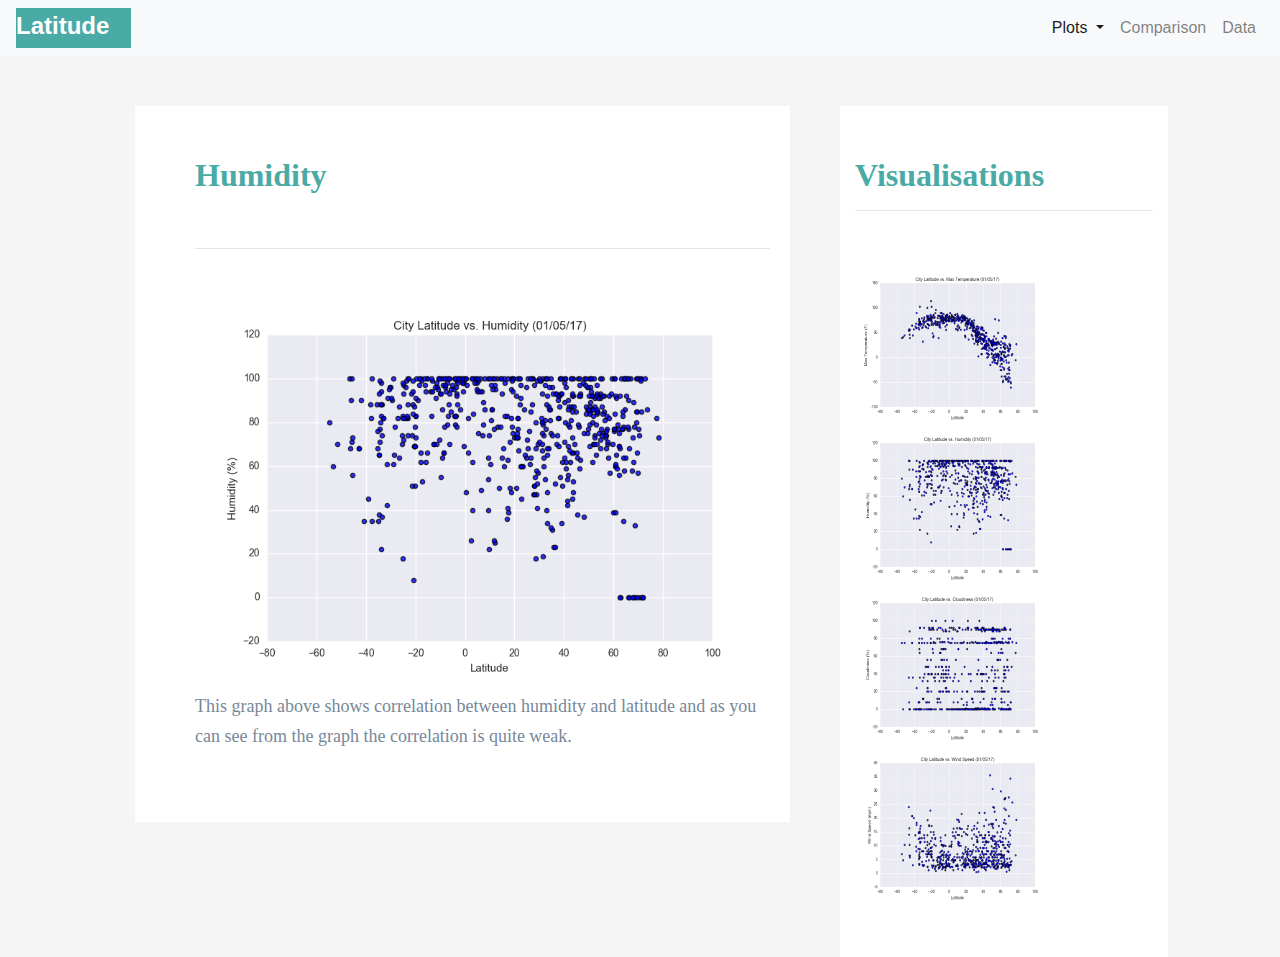
<file: WebVisualizations/Humidity.html>
<!DOCTYPE html>
<html lang="en">
  <head>
      <meta charset="UTF-8">
      <link rel="stylesheet" href="https://stackpath.bootstrapcdn.com/bootstrap/4.3.1/css/bootstrap.min.css" integrity="sha384-ggOyR0iXCbMQv3Xipma34MD+dH/1fQ784/j6cY/iJTQUOhcWr7x9JvoRxT2MZw1T" crossorigin="anonymous">
      <link rel="stylesheet" href="style.css">
      <script src="https://code.jquery.com/jquery-3.5.1.slim.min.js" integrity="sha384-DfXdz2htPH0lsSSs5nCTpuj/zy4C+OGpamoFVy38MVBnE+IbbVYUew+OrCXaRkfj" crossorigin="anonymous"></script>
      <script src="https://cdn.jsdelivr.net/npm/popper.js@1.16.1/dist/umd/popper.min.js" integrity="sha384-9/reFTGAW83EW2RDu2S0VKaIzap3H66lZH81PoYlFhbGU+6BZp6G7niu735Sk7lN" crossorigin="anonymous"></script>
      <script src="https://stackpath.bootstrapcdn.com/bootstrap/4.5.2/js/bootstrap.min.js" integrity="sha384-B4gt1jrGC7Jh4AgTPSdUtOBvfO8shuf57BaghqFfPlYxofvL8/KUEfYiJOMMV+rV" crossorigin="anonymous"></script>
    </head>

    <nav class="navbar navbar-expand-lg navbar-light bg-light">
      <div class="container-fluid">
        <a class="row logo" href="index.html">Latitude</a>
        <button class="navbar-toggler" type="button" data-toggle="collapse" data-target="#navbarsExample07" aria-controls="navbarsExample07" aria-expanded="false" aria-label="Toggle navigation">
          <span class="navbar-toggler-icon"></span>
        </button>
      </div>
      <div class="collapse navbar-collapse" id="navbarsExample07">
          <ul class="navbar-nav mr-auto">
            <li class="nav-item dropdown show">
              <a class="nav-link dropdown-toggle" id="dropdown07" data-toggle="dropdown" aria-haspopup="true" aria-expanded="false">
                Plots               
                </a>
              <div class="dropdown-menu"  aria-labelledby="dropdown07">
                <a class="dropdown-item" href="Max Temperature.html">Max Temperature</a>
                <a class="dropdown-item" href="Humidity.html">Humidity</a>
                <a class="dropdown-item" href="Cloudiness.html">Cloudiness</a>
                <a class="dropdown-item" href="Wind Speed.html">Wind Speed</a>
              </div>
            </li>
            <li class="nav-item">
              <a class="nav-link" href="Comparison.html">Comparison</a>
            </li>
            <li class="nav-item">
              <a class="nav-link" href="Data.html">Data</a>
            </li>
            
          </ul>
        </div>
      
    </nav>
    
    <body class="body" >
      <div class="row d-block">
        <div class="col-md-6 float-left ctr0">
          <h1>Humidity</h1>
          <br>
          <hr>
          <br>
          <img src="Fig2.png" alt="Graph" class="center">
          <p> This graph above shows correlation between humidity and latitude and as you can see from the graph the correlation is quite weak.</p>
          </div>
        
  
          <div class="col-md-3 float-left ctr1">
          <h1>Visualisations </h1>
          <hr>
          <br>
          <div>
            <a href="Max Temperature.html"><img src="Fig1.png" alt="Graph" height="160px" width="200px"id="floated"></a>
          </div>
          <div>
            <a href="Humidity.html"><img src="Fig2.png" alt="Graph2" height="160px" width="200px"id="floated"></a>
          </div>
          <div >
            <a href="Cloudiness.html"><img src="Fig3.png" alt="Graph3" height="160px" width="200px"id="floated"></a>
          </div>
          <div >
            <a href="Wind Speed.html"><img src="Fig4.png" alt="Graph4" height="160px" width="200px"id="floated"></a>
          </div>
                  
          
        </div>
      </div>
  </body>
</file>
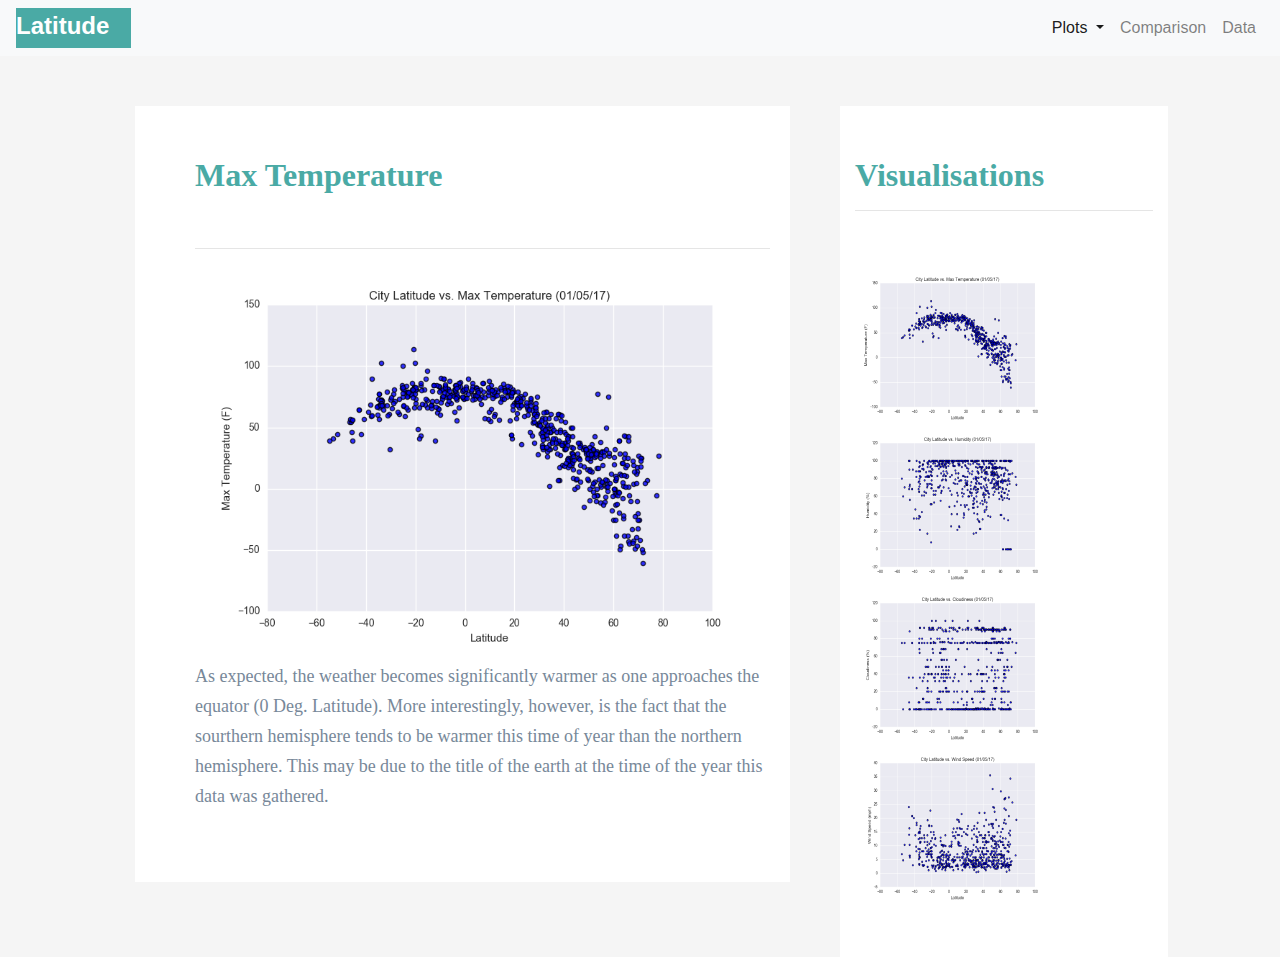
<file: WebVisualizations/Max Temperature.html>
<!DOCTYPE html>
<html lang="en">
  <head>
      <meta charset="UTF-8">
      <link rel="stylesheet" href="https://stackpath.bootstrapcdn.com/bootstrap/4.3.1/css/bootstrap.min.css" integrity="sha384-ggOyR0iXCbMQv3Xipma34MD+dH/1fQ784/j6cY/iJTQUOhcWr7x9JvoRxT2MZw1T" crossorigin="anonymous">
      <link rel="stylesheet" href="style.css">
      <script src="https://code.jquery.com/jquery-3.5.1.slim.min.js" integrity="sha384-DfXdz2htPH0lsSSs5nCTpuj/zy4C+OGpamoFVy38MVBnE+IbbVYUew+OrCXaRkfj" crossorigin="anonymous"></script>
      <script src="https://cdn.jsdelivr.net/npm/popper.js@1.16.1/dist/umd/popper.min.js" integrity="sha384-9/reFTGAW83EW2RDu2S0VKaIzap3H66lZH81PoYlFhbGU+6BZp6G7niu735Sk7lN" crossorigin="anonymous"></script>
      <script src="https://stackpath.bootstrapcdn.com/bootstrap/4.5.2/js/bootstrap.min.js" integrity="sha384-B4gt1jrGC7Jh4AgTPSdUtOBvfO8shuf57BaghqFfPlYxofvL8/KUEfYiJOMMV+rV" crossorigin="anonymous"></script>
    </head>

    <nav class="navbar navbar-expand-lg navbar-light bg-light">
      <div class="container-fluid">
        <a class="row logo" href="index.html">Latitude</a>
        <button class="navbar-toggler" type="button" data-toggle="collapse" data-target="#navbarsExample07" aria-controls="navbarsExample07" aria-expanded="false" aria-label="Toggle navigation">
          <span class="navbar-toggler-icon"></span>
        </button>
      </div>
      <div class="collapse navbar-collapse" id="navbarsExample07">
          <ul class="navbar-nav mr-auto">
            <li class="nav-item dropdown show">
              <a class="nav-link dropdown-toggle" id="dropdown07" data-toggle="dropdown" aria-haspopup="true" aria-expanded="false">
                Plots               
                </a>
              <div class="dropdown-menu"  aria-labelledby="dropdown07">
                <a class="dropdown-item" href="Max Temperature.html">Max Temperature</a>
                <a class="dropdown-item" href="Humidity.html">Humidity</a>
                <a class="dropdown-item" href="Cloudiness.html">Cloudiness</a>
                <a class="dropdown-item" href="Wind Speed.html">Wind Speed</a>
              </div>
            </li>
            <li class="nav-item">
              <a class="nav-link" href="Comparison.html">Comparison</a>
            </li>
            <li class="nav-item">
              <a class="nav-link" href="Data.html">Data</a>
            </li>
            
          </ul>
        </div>
      
    </nav>
    
    <body class="body" >
      <div class="row d-block">
        <div class="col-md-6 float-left ctr0">
          <h1>Max Temperature</h1>
          <br>
          <hr>
          <img src="Fig1.png" alt="Graph" class="center">
          <p> As expected, the weather becomes significantly warmer as one approaches the equator (0 Deg. Latitude). More interestingly, however, is the fact that the sourthern hemisphere tends to be warmer this time of year than the northern hemisphere. This may be due to the title of the earth at the time of the year this data was gathered.</p>
          </div>
        
  
          <div class="col-md-3 float-left ctr1" >
          <h1>Visualisations </h1>
          <hr>
          <br>
          <div>
            <a href="Max Temperature.html"><img src="Fig1.png" alt="Graph" height="160px" width="200px"id="floated"></a>
          </div>
          <div>
            <a href="Humidity.html"><img src="Fig2.png" alt="Graph2" height="160px" width="200px"id="floated"></a>
          </div>
          <div >
            <a href="Cloudiness.html"><img src="Fig3.png" alt="Graph3" height="160px" width="200px"id="floated"></a>
          </div>
          <div >
            <a href="Wind Speed.html"><img src="Fig4.png" alt="Graph4" height="160px" width="200px"id="floated"></a>
          </div>
                  
          
        </div>
      </div>
  </body>
</file>
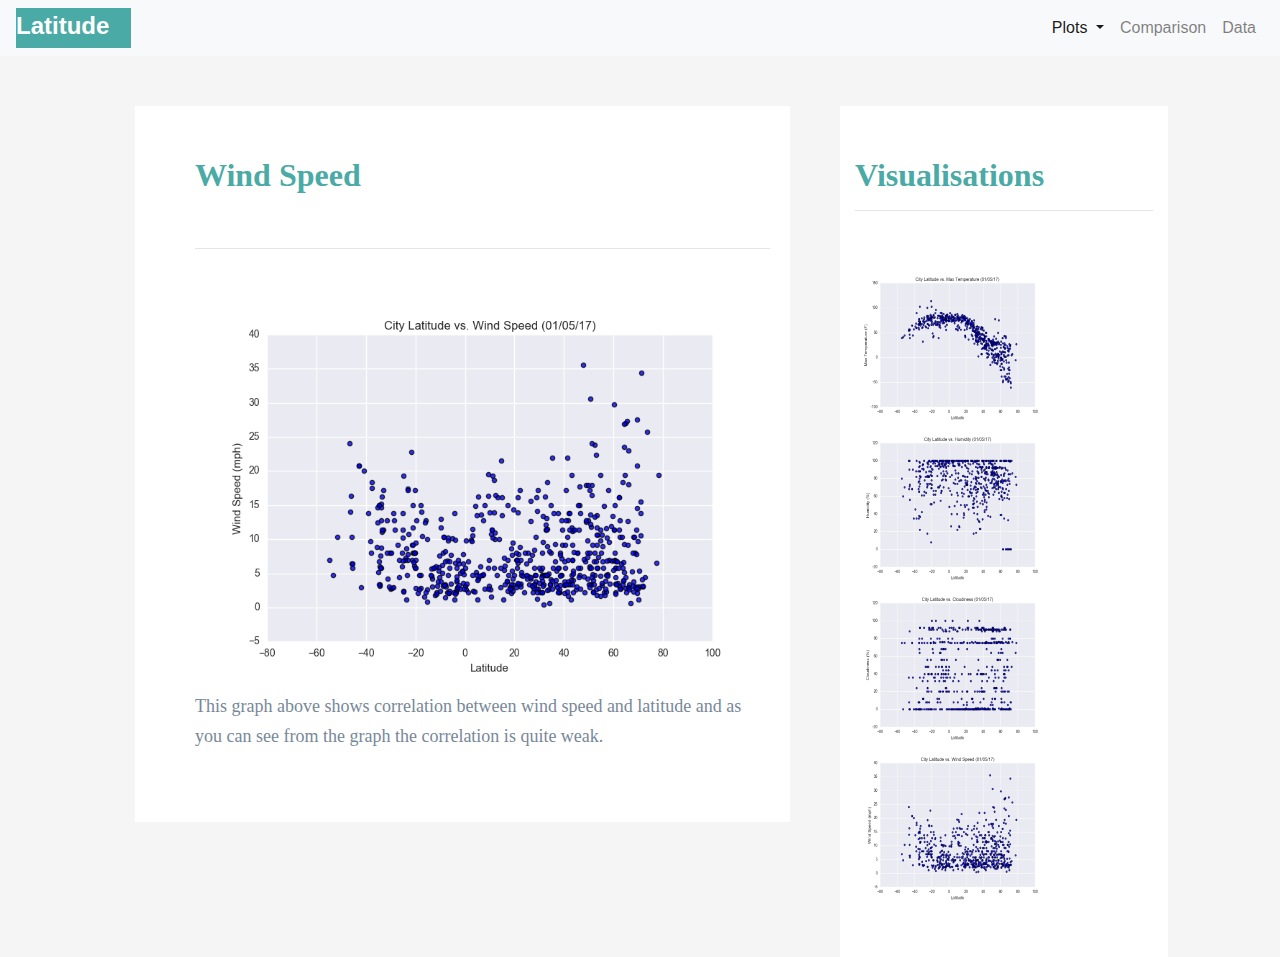
<file: WebVisualizations/Wind Speed.html>
<!DOCTYPE html>
<html lang="en">
  <head>
      <meta charset="UTF-8">
      <link rel="stylesheet" href="https://stackpath.bootstrapcdn.com/bootstrap/4.3.1/css/bootstrap.min.css" integrity="sha384-ggOyR0iXCbMQv3Xipma34MD+dH/1fQ784/j6cY/iJTQUOhcWr7x9JvoRxT2MZw1T" crossorigin="anonymous">
      <link rel="stylesheet" href="style.css">
      <script src="https://code.jquery.com/jquery-3.5.1.slim.min.js" integrity="sha384-DfXdz2htPH0lsSSs5nCTpuj/zy4C+OGpamoFVy38MVBnE+IbbVYUew+OrCXaRkfj" crossorigin="anonymous"></script>
      <script src="https://cdn.jsdelivr.net/npm/popper.js@1.16.1/dist/umd/popper.min.js" integrity="sha384-9/reFTGAW83EW2RDu2S0VKaIzap3H66lZH81PoYlFhbGU+6BZp6G7niu735Sk7lN" crossorigin="anonymous"></script>
      <script src="https://stackpath.bootstrapcdn.com/bootstrap/4.5.2/js/bootstrap.min.js" integrity="sha384-B4gt1jrGC7Jh4AgTPSdUtOBvfO8shuf57BaghqFfPlYxofvL8/KUEfYiJOMMV+rV" crossorigin="anonymous"></script>
    </head>

    <nav class="navbar navbar-expand-lg navbar-light bg-light">
      <div class="container-fluid">
        <a class="row logo" href="index.html">Latitude</a>
        <button class="navbar-toggler" type="button" data-toggle="collapse" data-target="#navbarsExample07" aria-controls="navbarsExample07" aria-expanded="false" aria-label="Toggle navigation">
          <span class="navbar-toggler-icon"></span>
        </button>
      </div>
      <div class="collapse navbar-collapse" id="navbarsExample07">
          <ul class="navbar-nav mr-auto">
            <li class="nav-item dropdown show">
              <a class="nav-link dropdown-toggle" id="dropdown07" data-toggle="dropdown" aria-haspopup="true" aria-expanded="false">
                Plots               
                </a>
              <div class="dropdown-menu"  aria-labelledby="dropdown07">
                <a class="dropdown-item" href="Max Temperature.html">Max Temperature</a>
                <a class="dropdown-item" href="Humidity.html">Humidity</a>
                <a class="dropdown-item" href="Cloudiness.html">Cloudiness</a>
                <a class="dropdown-item" href="Wind Speed.html">Wind Speed</a>
              </div>
            </li>
            <li class="nav-item">
              <a class="nav-link" href="Comparison.html">Comparison</a>
            </li>
            <li class="nav-item">
              <a class="nav-link" href="Data.html">Data</a>
            </li>
            
          </ul>
        </div>
      
    </nav>
    
    <body class="body" >
      <div class="row d-block">
        <div class="col-md-6 float-left ctr0">
          <h1>Wind Speed</h1>
          <br>
          <hr>
          <br>
          <img src="Fig4.png" alt="Graph" class="center">
          <p> This graph above shows correlation between wind speed and latitude and as you can see from the graph the correlation is quite weak.</p>
          </div>
        
  
          <div class="col-md-3 float-left ctr1">
          <h1>Visualisations </h1>
          <hr>
          <br>
          <div>
            <a href="Max Temperature.html"><img src="Fig1.png" alt="Graph" height="160px" width="200px"id="floated"></a>
          </div>
          <div>
            <a href="Humidity.html"><img src="Fig2.png" alt="Graph2" height="160px" width="200px"id="floated"></a>
          </div>
          <div >
            <a href="Cloudiness.html"><img src="Fig3.png" alt="Graph3" height="160px" width="200px"id="floated"></a>
          </div>
          <div >
            <a href="Wind Speed.html"><img src="Fig4.png" alt="Graph4" height="160px" width="200px"id="floated"></a>
          </div>
                  
          
        </div>
      </div>
  </body>
</file>
<file: WebVisualizations/style.css>
.center {
  display: block;
  margin-left: auto;
  margin-right: auto;
  width: 100%;
}

.ctr {
    margin-left: 150px;
    margin-top: 50px;
    padding-top: 50px;
    padding-bottom: 50px;
    font-family: Georgia, "Times New Roman", Times, serif;
    font-size: 18px;
    color: lightslategray;
    background: white;
    line-height: 40px;
    float: left;
     }

.ctr0 {
      margin-left: 150px;
      margin-top: 50px;
      padding-top: 50px;
      padding-left: 60px;
      padding-right: 20px;
      padding-bottom: 55px;
      font-family: Georgia, "Times New Roman", Times, serif;
      font-size: 18px;
      color: lightslategray;
      background: white;
      line-height: 30px;
      float: left;
       }
  .ctr1 {
    margin-left: 50px;
    margin-top: 50px;
    padding: 15px;
    padding-top: 50px;
    padding-bottom: 50px;
    font-family: Georgia, "Times New Roman", Times, serif;
    font-size: 18px;
    line-height: 150%;
    color: lightslategray;
    background: white;
    line-height: 40px;
    float: left;
    
  }

  .ctr2 {
    width: 830px;
    height: 750px;
    left: 50%;
    top: 50%; 
    margin-left: 500px;
    margin-top: 100px;
    padding: 40px;
    padding-top: 50px;
    padding-bottom: 50px;
    font-family: Georgia, "Times New Roman", Times, serif;
    font-size: 18px;
    line-height: 150%;
    color: lightslategray;
    background: white;
    }


  .ctr3 {
      width: auto;
      height: auto;
      margin-left: 200px;
      margin-right: 200px;
      margin-top: 50px;
      padding: 50px;
      padding-top: 50px;
      font-family: Georgia, "Times New Roman", Times, serif;
      font-size: 15px;
      color: lightslategray;
      background: white;
    }

  .row{
    clear: both;
  }

  .column{
    display: inline-block;
  }
  

.logo{
  background-color: #4aaaa5; 
  color: white; 
  width: 115px;
  height: 40px; 
  text-align: center; 
  font-size:x-large; 
  font-weight: bold; 
  font-family: Verdana, Geneva, Tahoma, sans-serif ;
  }

  h1{
    font-weight: bold;
    color: #4aaaa5;
    font-size: 32px;
    
  }
  h5{
    font-weight: bold;
    color: #4aaaa5;
    padding-left: 110px;
    font-size: 18px;
    
  }

  #floated{
    float: left;
    }

  .body{
    background-color: whitesmoke;
  }

  @media (max-width: 600px) {
    
  
    .ctr{
    width: auto;
    height: auto;
    padding: 5;
    margin: 0;
    margin-top: 50px;
    }
    .ctr1{
    width: 5%;
    height: 5%;
    padding: 5;
    margin: 0;
    margin-top: 50px;
    
    
  
     }
    .ctr2{
    width: 100%;
    height: 100%;
    padding: 5;
    margin: 0;
    left: 0%;
    top: 10%;

       
       }
    .ctr3{
    width: auto;
    height: auto;
    padding: 5;
    margin: 0;
    margin-top: 50px;
        
         }

    .ctr0{
    width: auto;
    height: auto;
    padding: 5;
    margin: 0;
    margin-top: 50px;
        
         }
    .body{
      background-color: white;
    }
    .navbar-light {
     background-color: #4aaaa5 !important;
    }
    
    
  }
</file>
